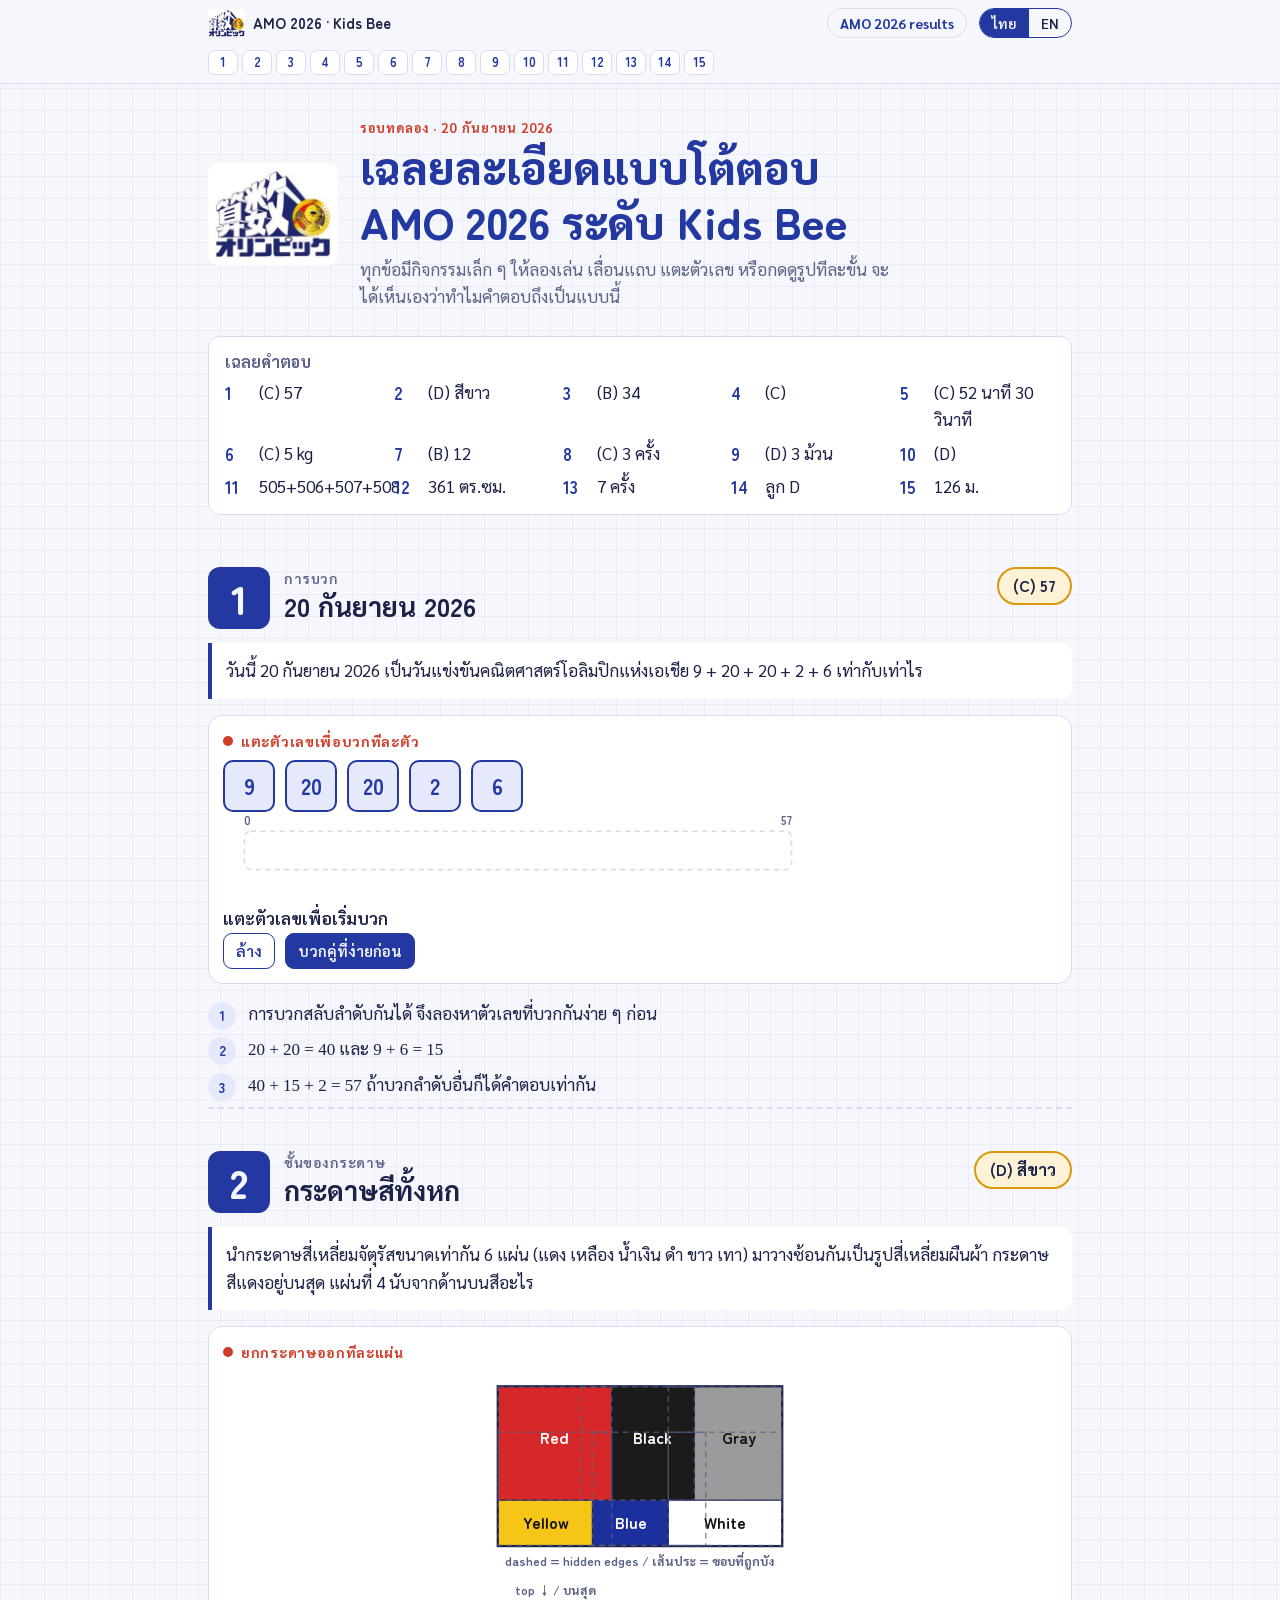
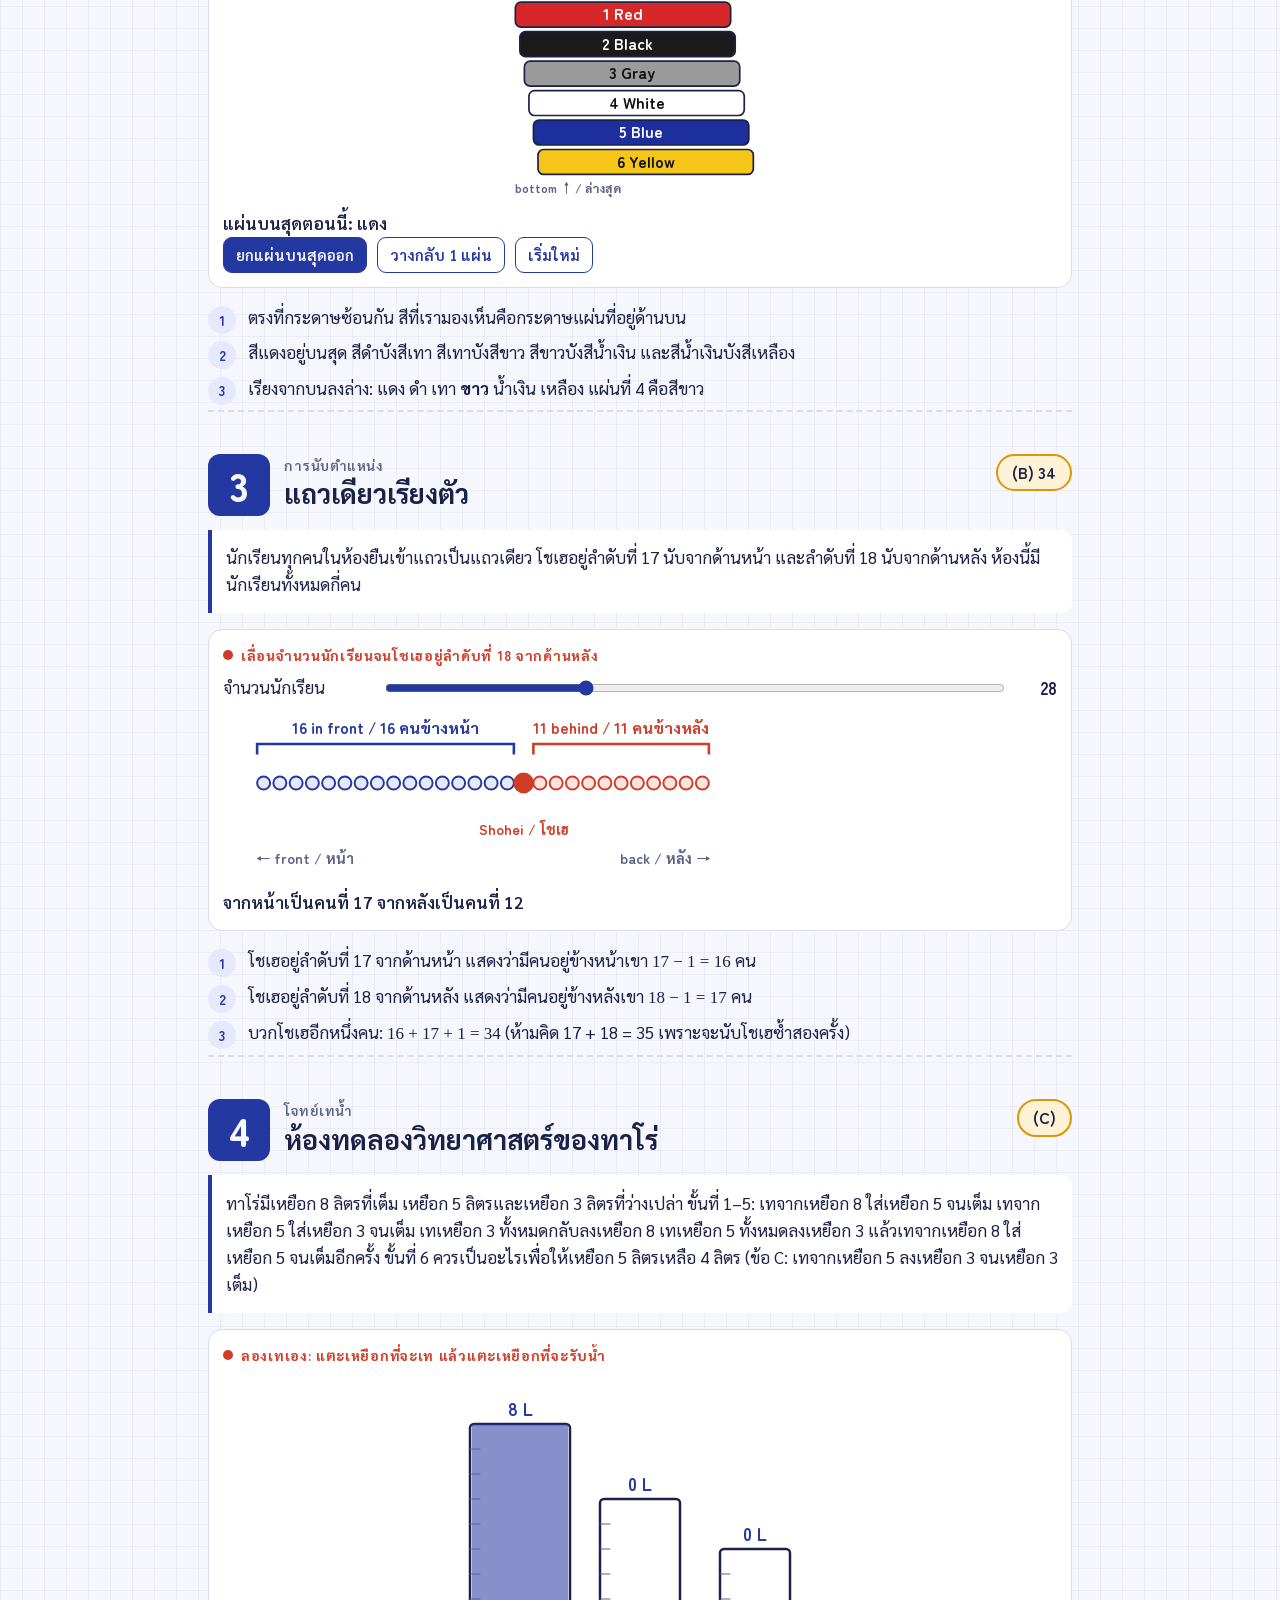
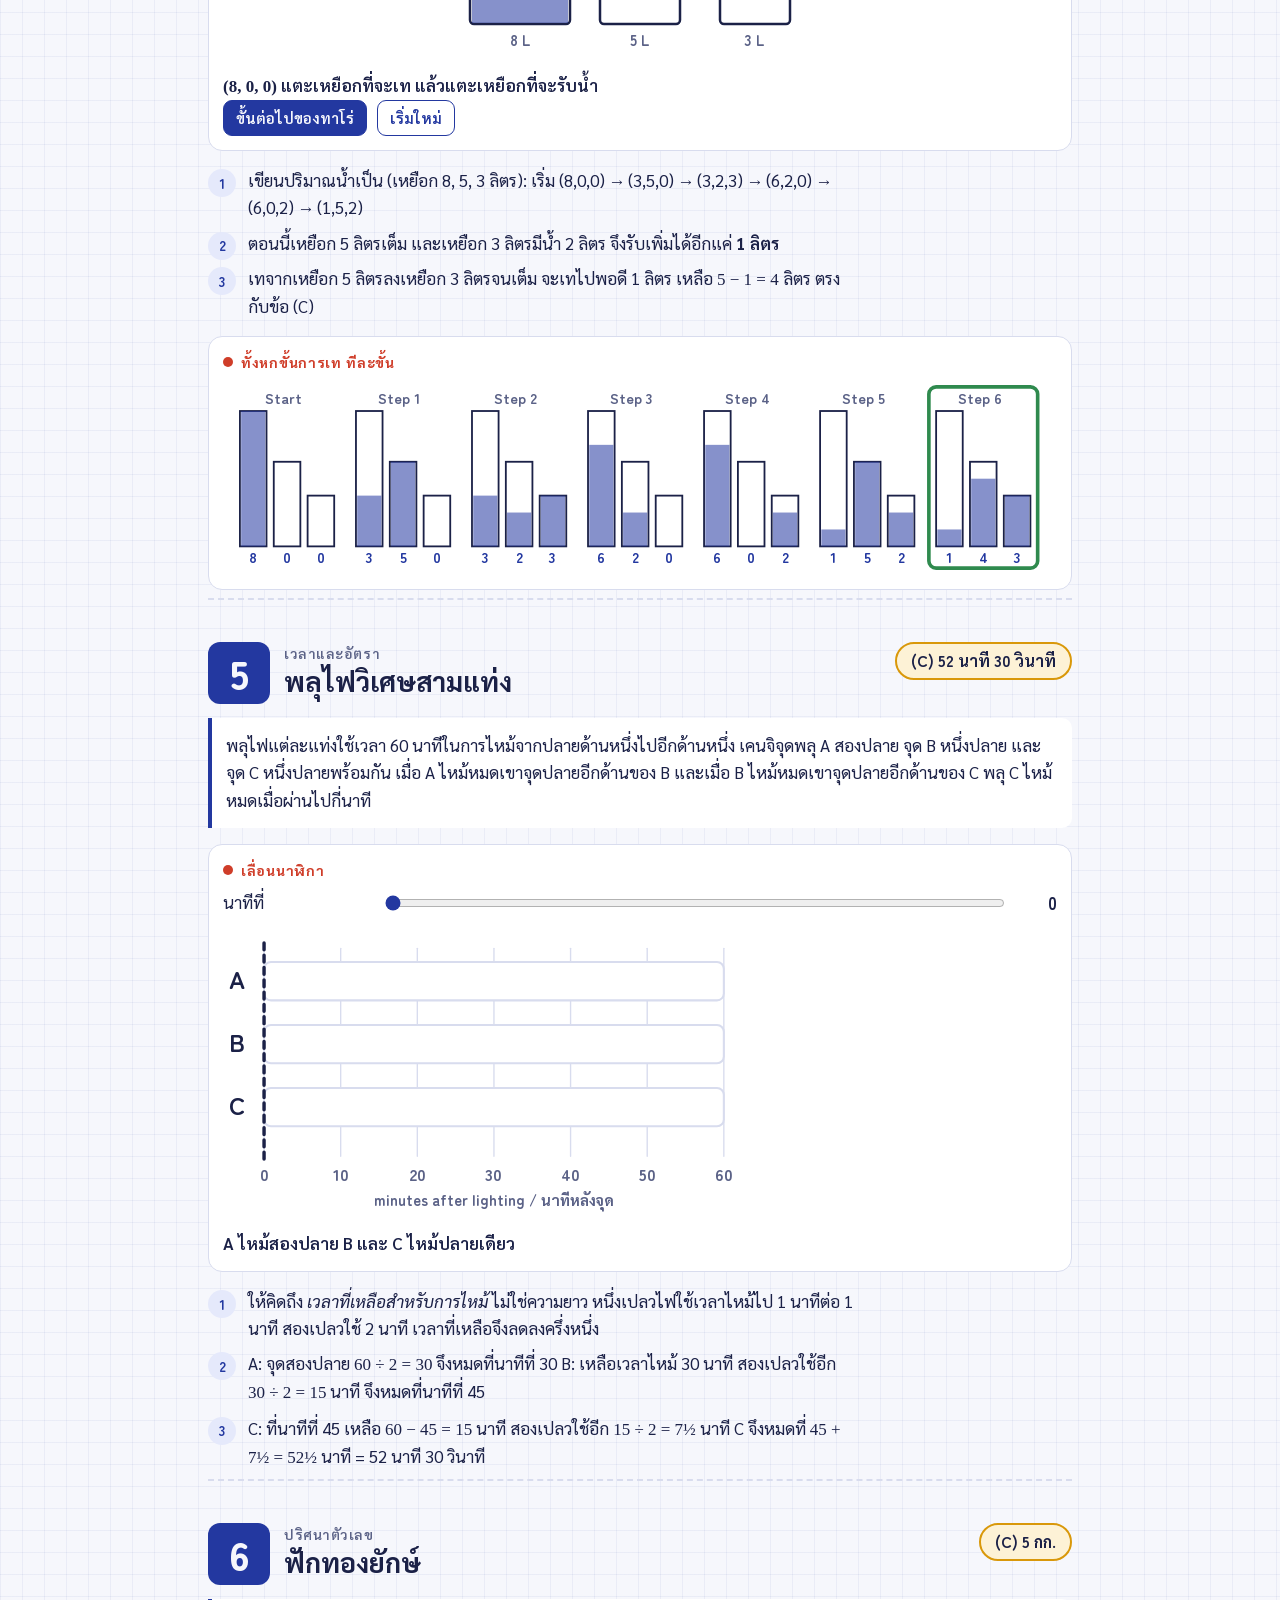
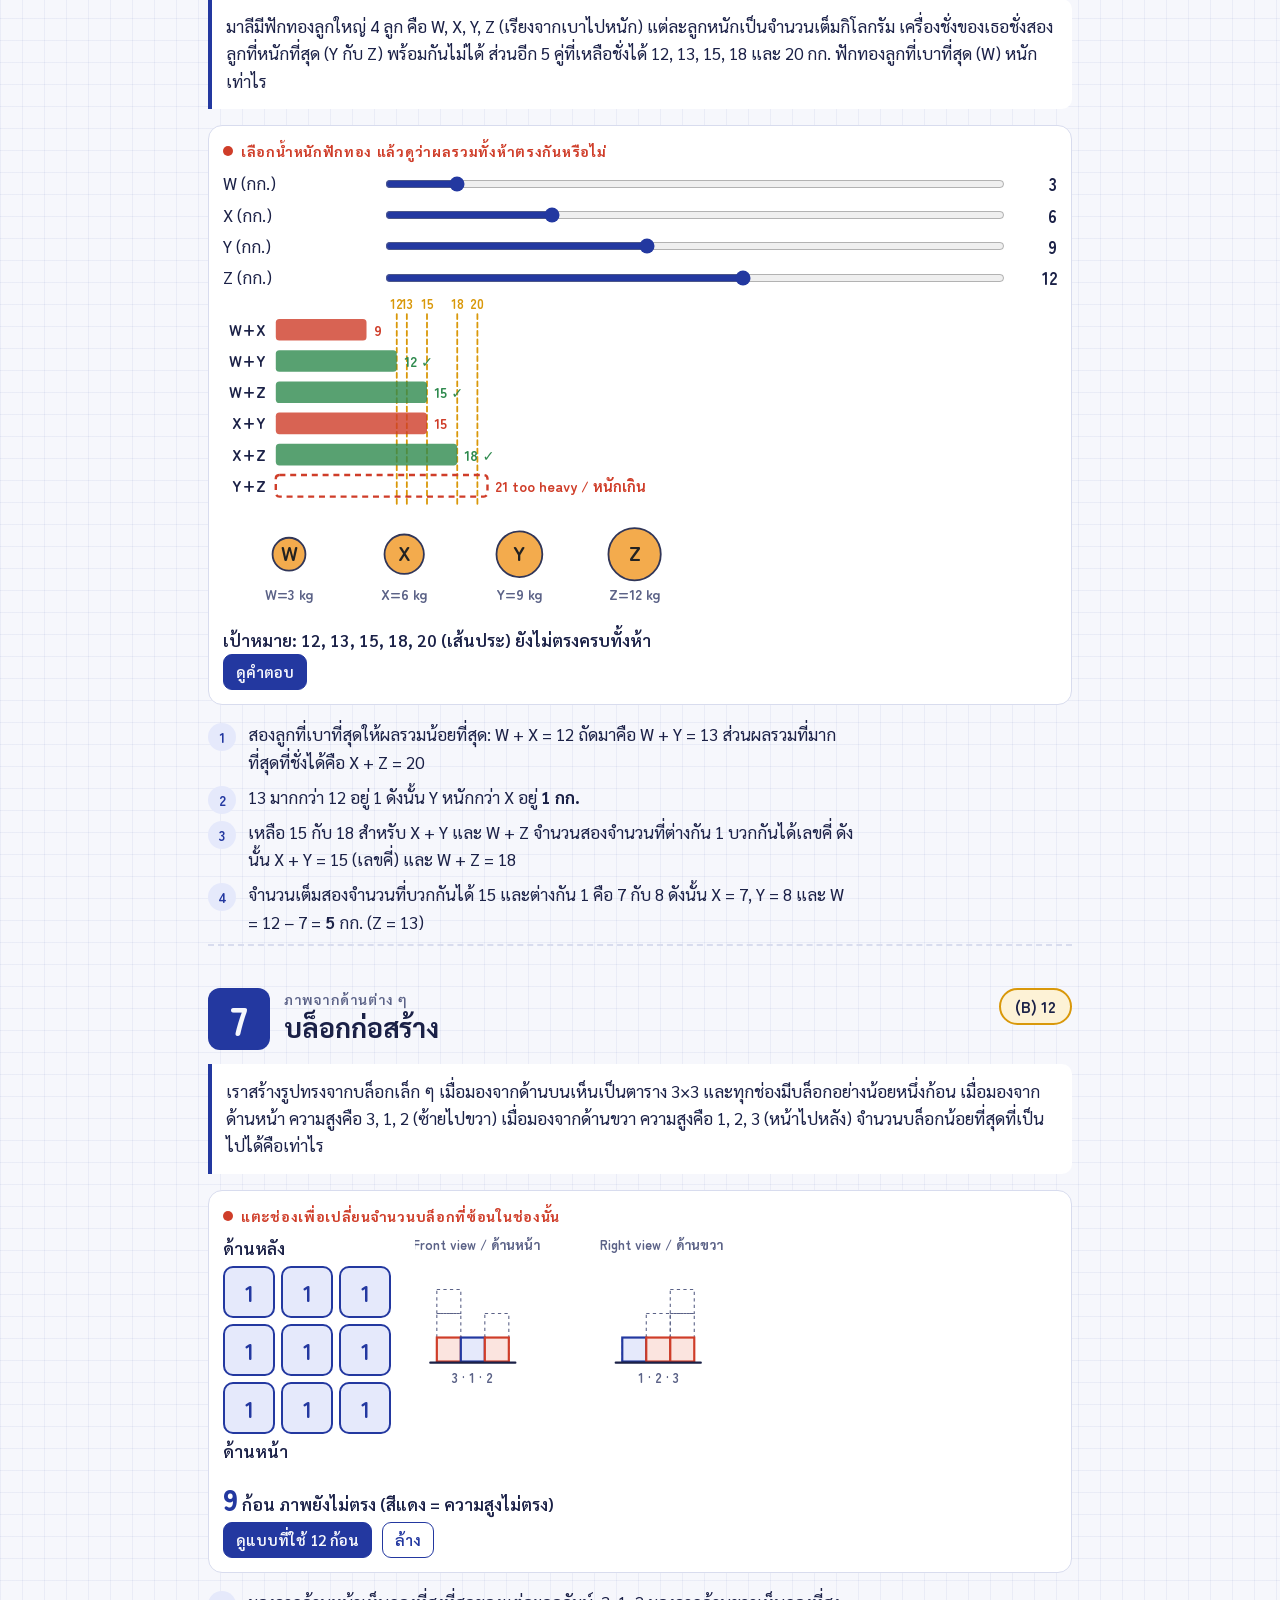
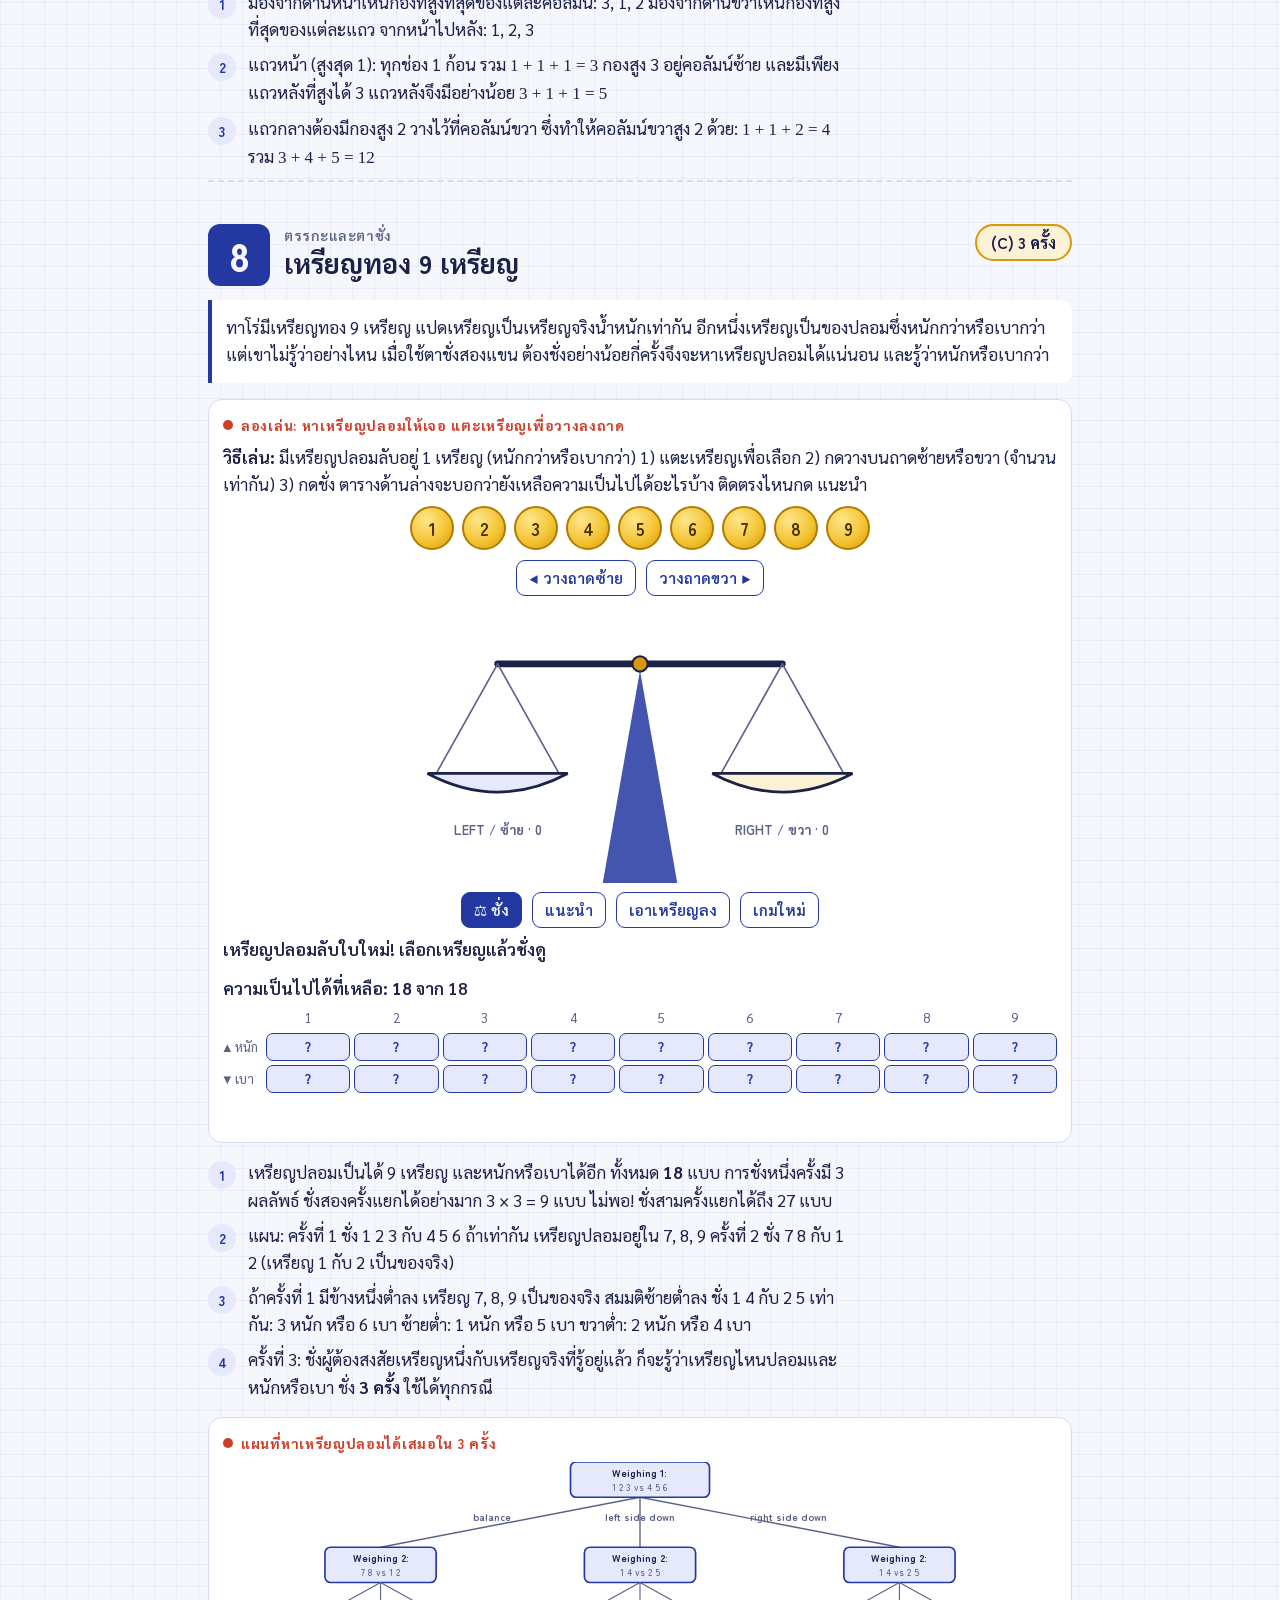
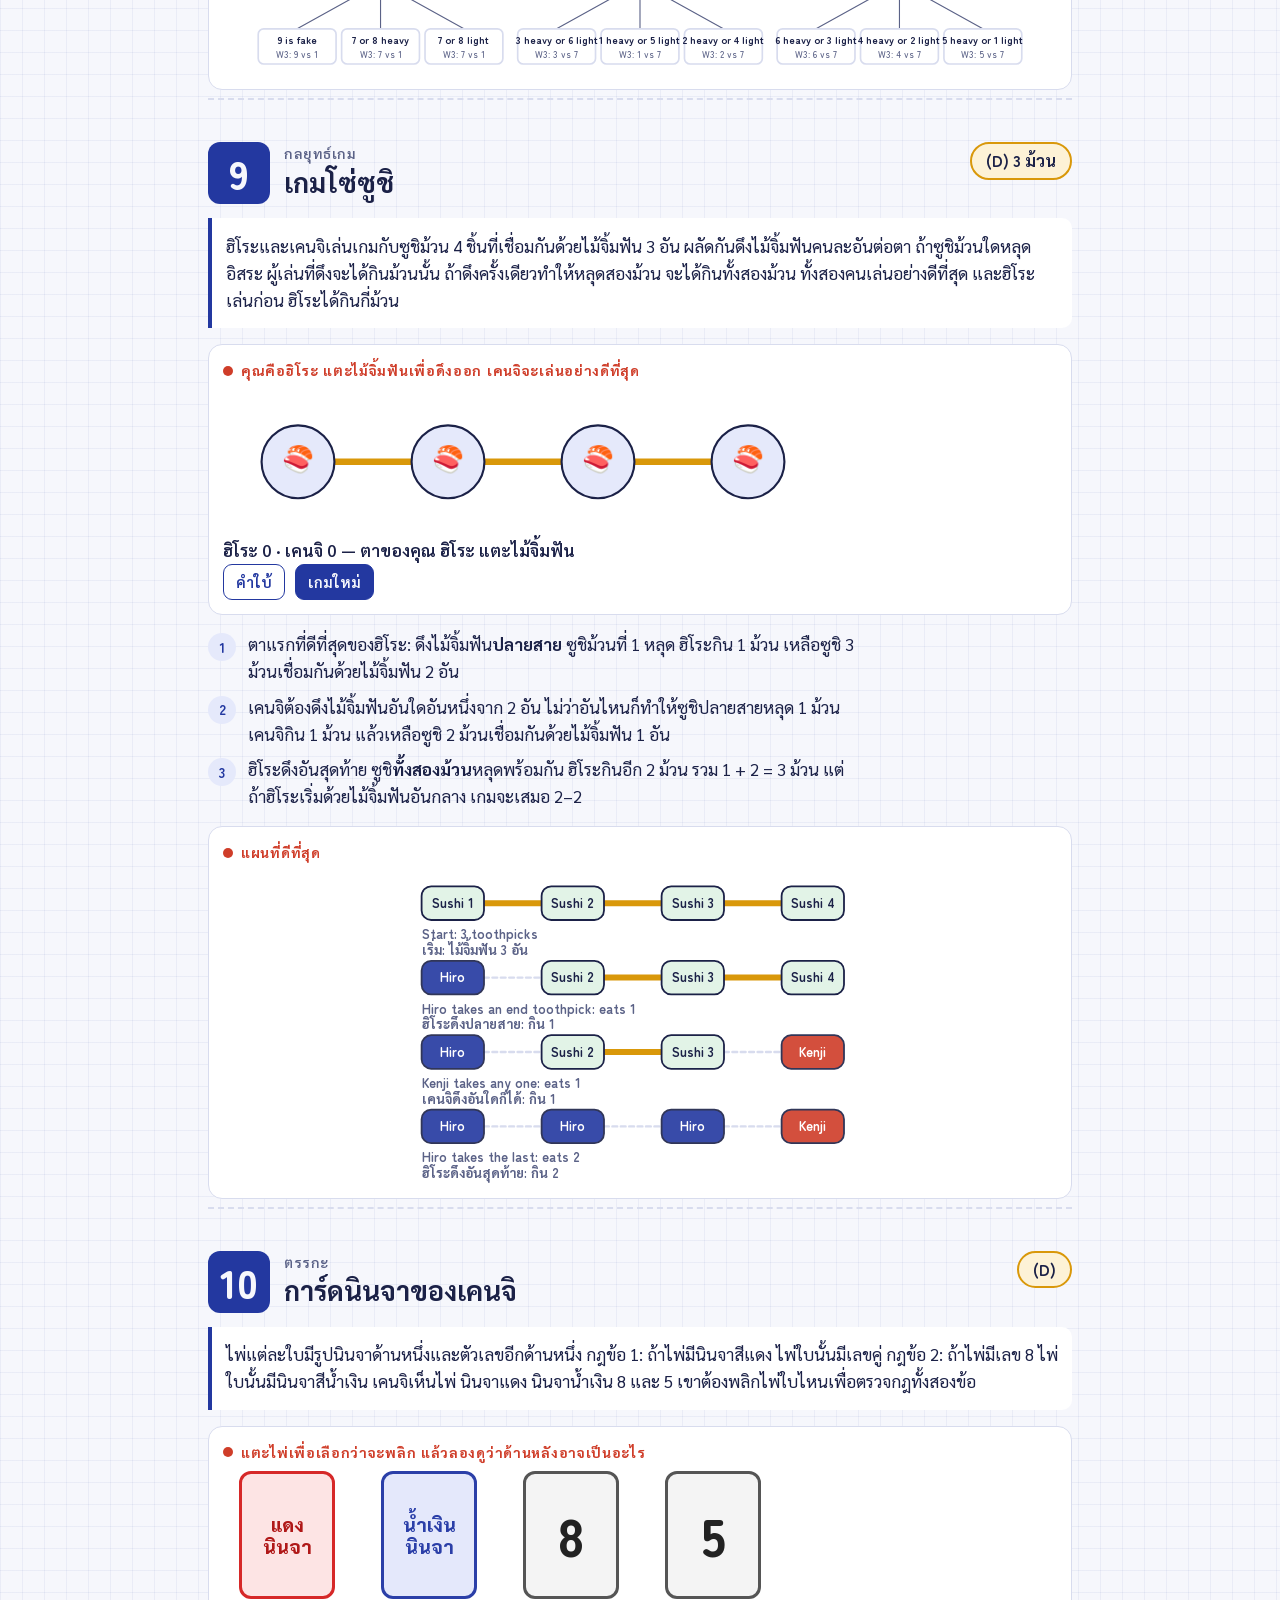
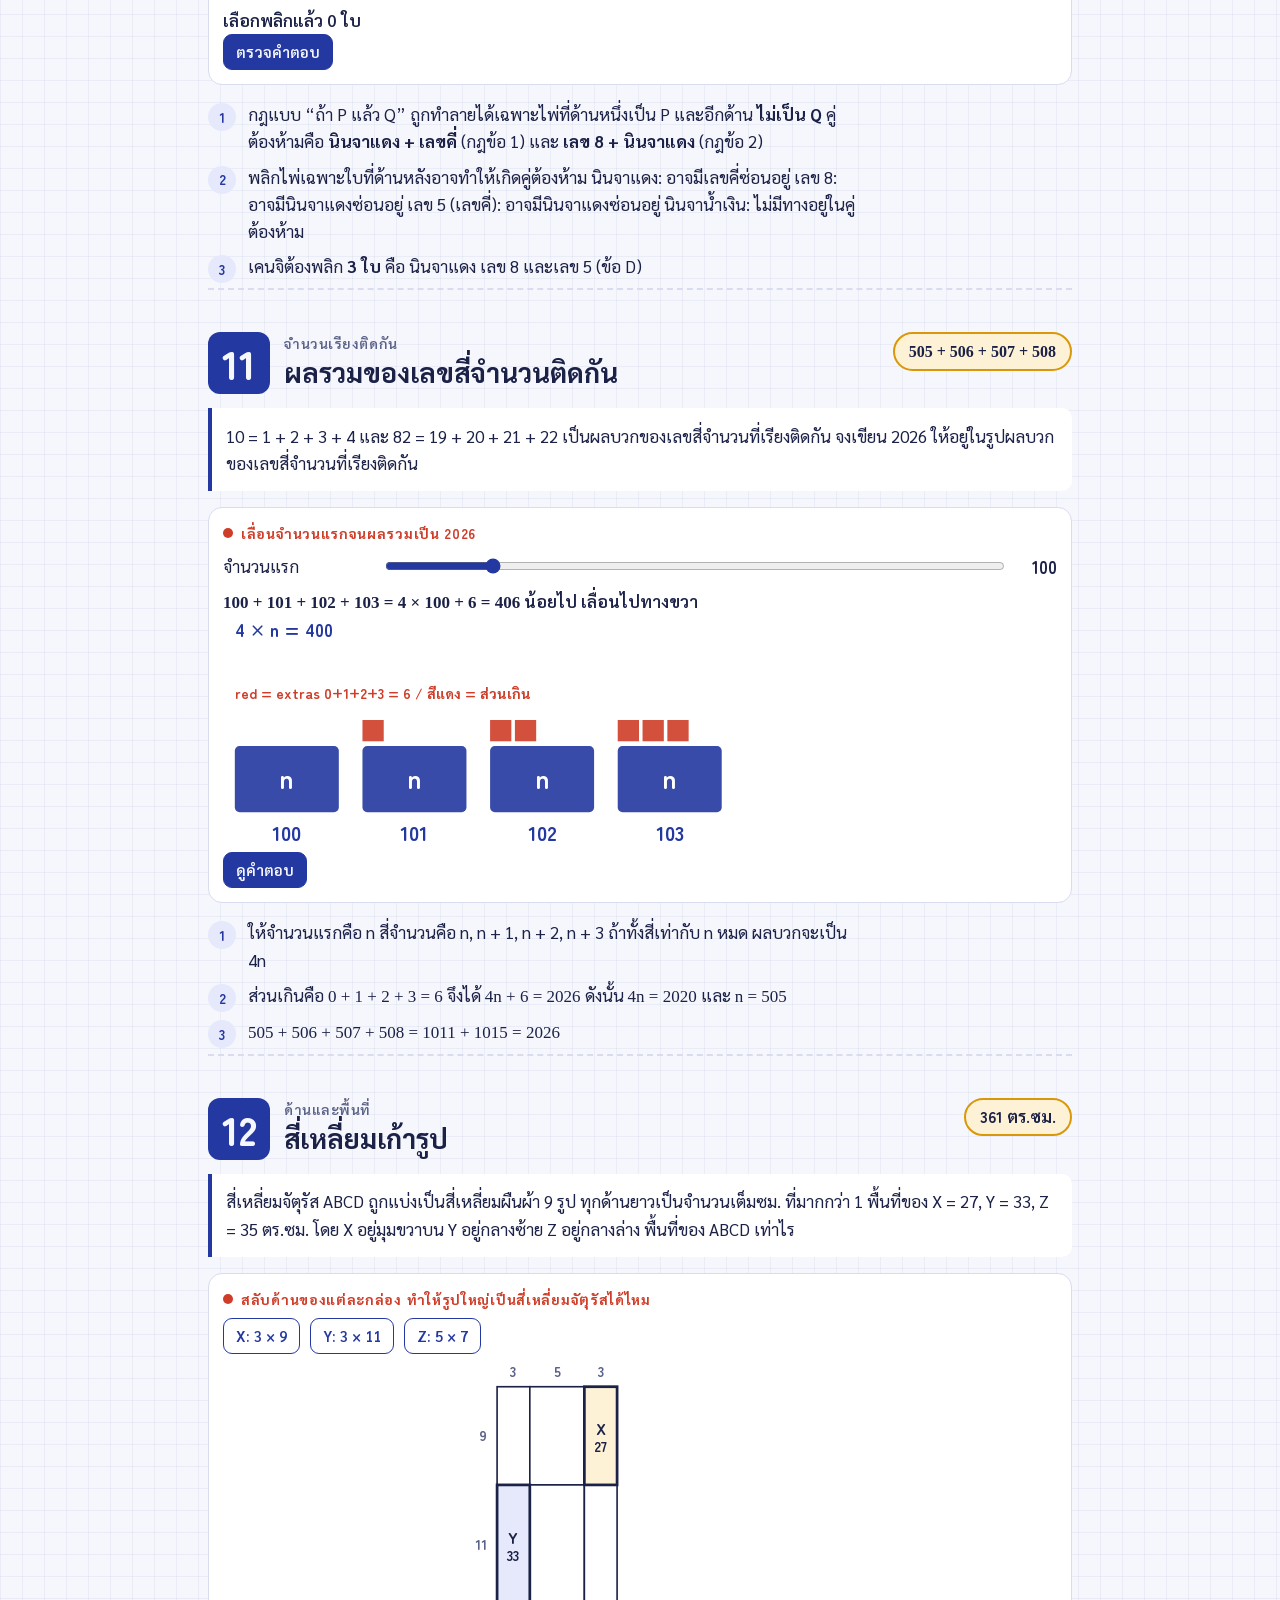
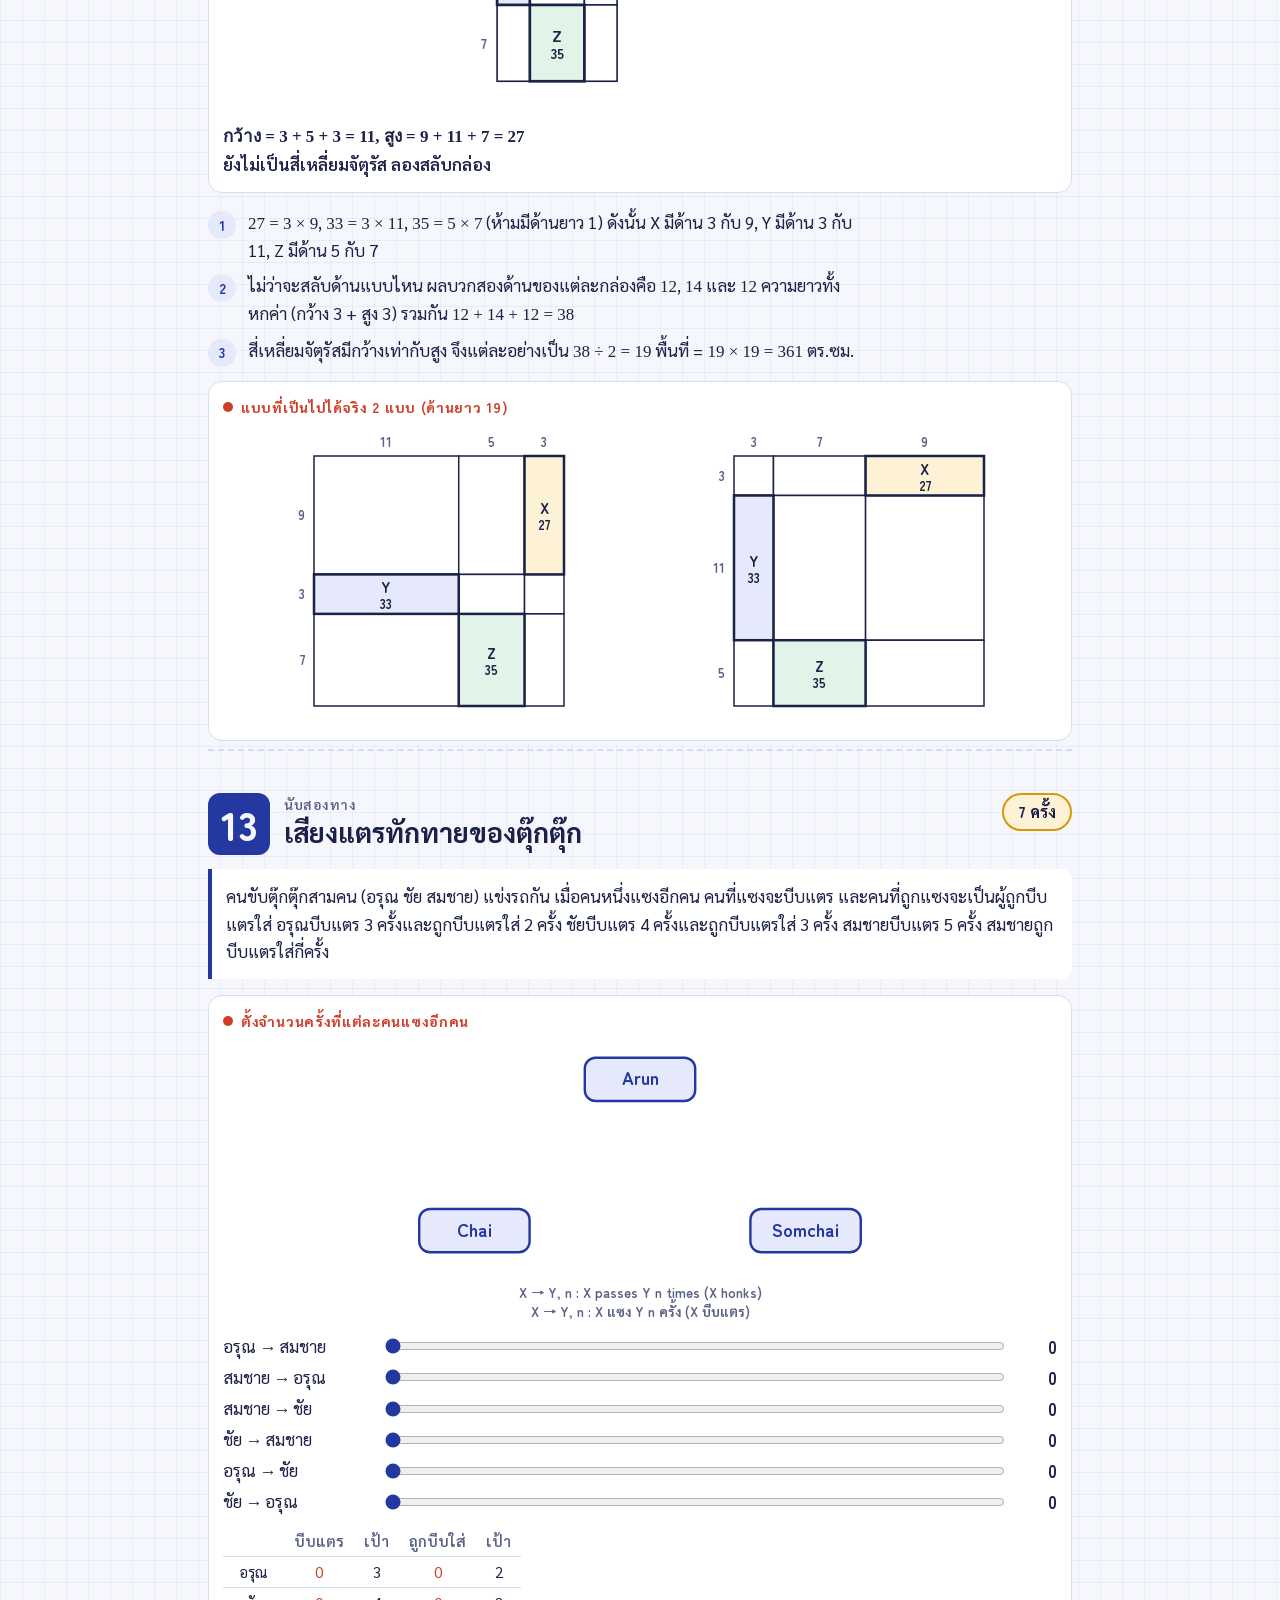
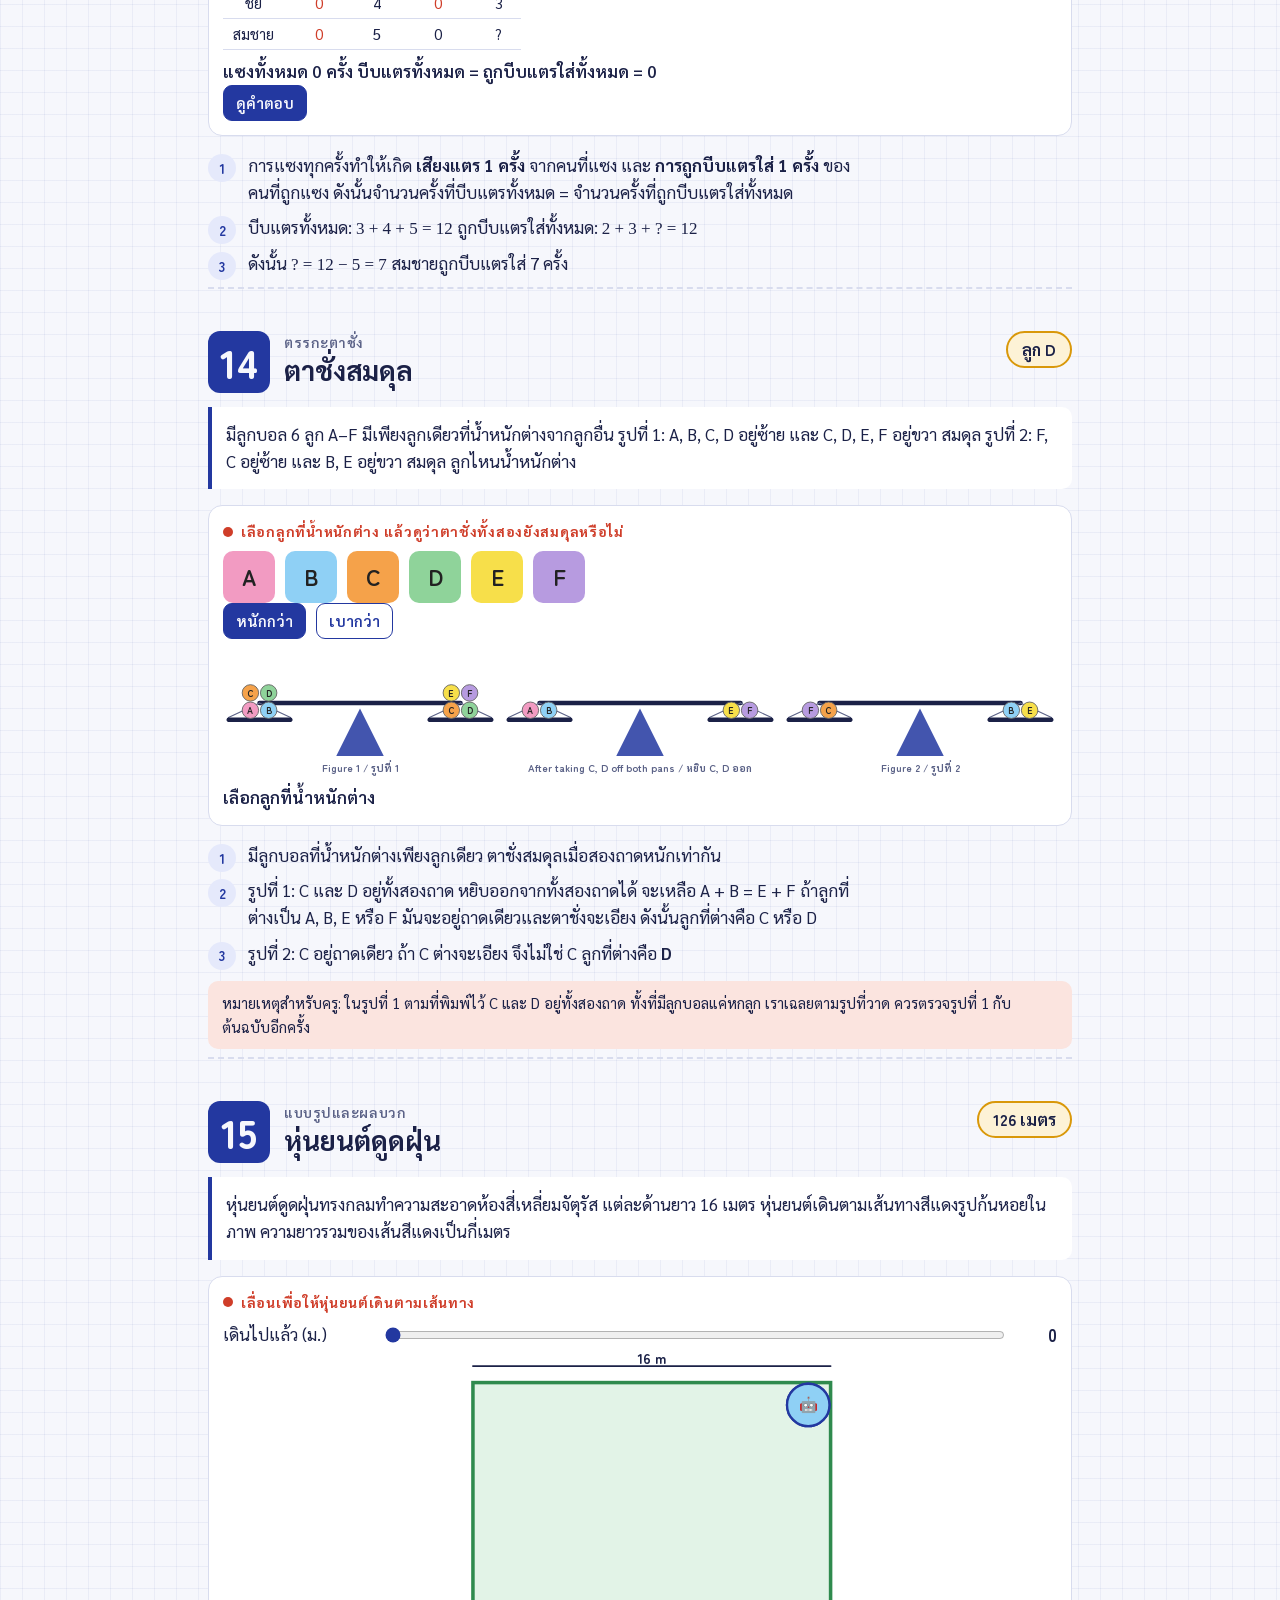
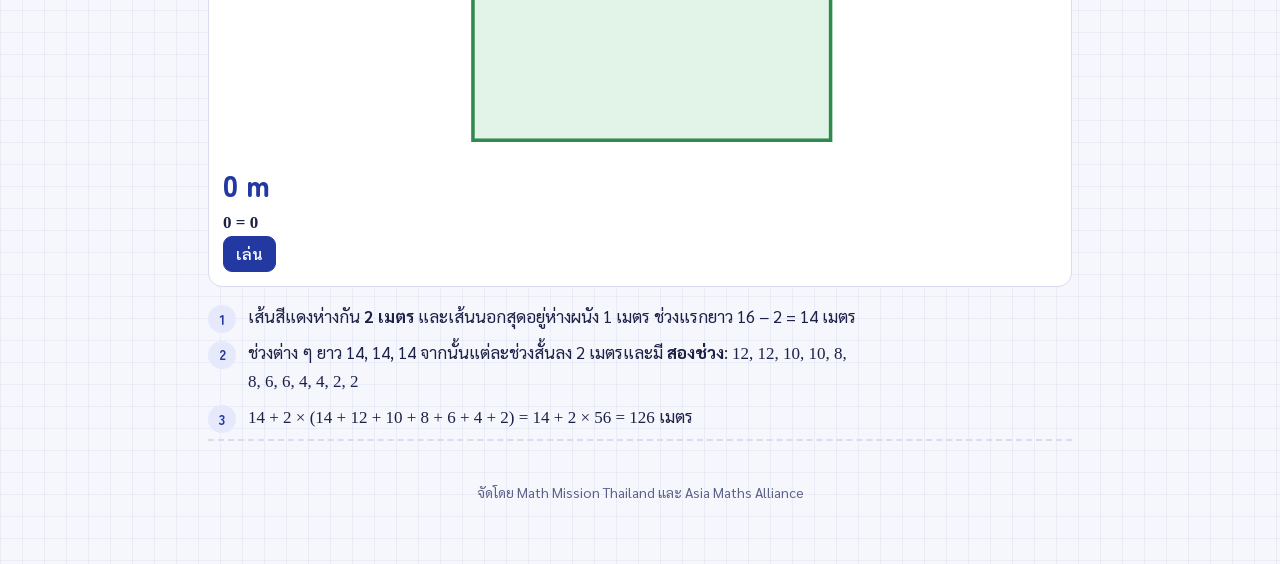
<file: amo-2026/kids-bee-solution/index.html>
<!doctype html><html><head><meta charset=utf8><meta name=viewport content="width=device-width,initial-scale=1,viewport-fit=cover"><style>:root{color-scheme:light;box-sizing:border-box;padding-top:env(safe-area-inset-top,0px);padding-bottom:env(safe-area-inset-bottom,0px)}html{scroll-padding-top:env(safe-area-inset-top,0px)}body{margin:0;padding:0;font:14px -apple-system,BlinkMacSystemFont,sans-serif;background:#fff;color:#000}img{max-width:100%}[hidden]:not([hidden=until-found i]){display:none!important}.back{font-weight:700;font-size:14px;color:var(--navy);text-decoration:none;border:1.5px solid var(--line);border-radius:999px;padding:3px 12px}.back:hover{border-color:var(--navy)}
</style></head><body>
<title>AMO 2026 Kids Bee Explained</title>
<link rel="preconnect" href="https://fonts.googleapis.com">
<link rel="stylesheet" href="https://fonts.googleapis.com/css2?family=Sarabun:ital,wght@0,400;0,600;0,700;1,400&family=Zen+Maru+Gothic:wght@500;700;900&display=swap">
<style>
/* Layout: graph-paper notebook page; sticky bar with language switch + question index; one card-free section per question (statement, live widget, worked steps). */
:root{
  --paper:#f6f7fc; --card:#ffffff; --ink:#1b2147; --muted:#5b6287; --line:#d8dcee;
  --navy:#2338a0; --navy-soft:#e5e9fb; --gold:#d9980a; --gold-soft:#fdf2d6; --red:#cf3d29; --red-soft:#fbe4df; --green:#2f8a4e; --green-soft:#e2f3e7;
  --grid:rgba(35,56,160,.055);
  --f-display:"Zen Maru Gothic","Sarabun",ui-rounded,system-ui,sans-serif;
  --f-body:"Sarabun",system-ui,-apple-system,"Segoe UI",sans-serif;
  --step:1rem;
}
@media (prefers-color-scheme: dark){:root:not([data-theme="light"]){
  --paper:#0f1329; --card:#161b38; --ink:#e7eafb; --muted:#9da5cc; --line:#2a3163;
  --navy:#93a5ff; --navy-soft:#222a5c; --gold:#f2bc3e; --gold-soft:#3a3016; --red:#ff7d64; --red-soft:#43221d; --green:#6fd093; --green-soft:#183625;
  --grid:rgba(147,165,255,.06); color-scheme:dark}}
:root[data-theme="dark"]{
  --paper:#0f1329; --card:#161b38; --ink:#e7eafb; --muted:#9da5cc; --line:#2a3163;
  --navy:#93a5ff; --navy-soft:#222a5c; --gold:#f2bc3e; --gold-soft:#3a3016; --red:#ff7d64; --red-soft:#43221d; --green:#6fd093; --green-soft:#183625;
  --grid:rgba(147,165,255,.06); color-scheme:dark}

*{box-sizing:border-box}
body{background:var(--paper);color:var(--ink);font-family:var(--f-body);font-size:17px;line-height:1.6;
  background-image:linear-gradient(var(--grid) 1px,transparent 1px),linear-gradient(90deg,var(--grid) 1px,transparent 1px);background-size:22px 22px;}
body[data-lang="en"] .th{display:none!important}
body[data-lang="th"] .en{display:none!important}
.wrap{max-width:900px;margin:0 auto;padding-inline:18px;padding-block:0 60px}
h1,h2,h3{font-family:var(--f-display);text-wrap:balance;line-height:1.25;margin:0}
button{font:inherit;color:inherit}
button:focus-visible,input:focus-visible{outline:3px solid var(--gold);outline-offset:2px}

/* top bar */
.bar{position:sticky;top:env(safe-area-inset-top,0px);z-index:10;background:color-mix(in srgb,var(--paper) 92%,transparent);backdrop-filter:blur(6px);border-bottom:1px solid var(--line)}
.bar-in{max-width:900px;margin:0 auto;padding:8px 18px;display:flex;gap:12px;align-items:center;flex-wrap:wrap}
.bar .name{font-family:var(--f-display);font-weight:700;font-size:15px;display:flex;align-items:center;gap:8px;margin-right:auto}
.bar .name img{height:28px;border-radius:4px}
.lang{display:flex;border:1.5px solid var(--navy);border-radius:999px;overflow:hidden}
.lang button{border:0;background:transparent;padding:3px 12px;font-weight:600;cursor:pointer;font-size:14px}
.lang button[aria-pressed="true"]{background:var(--navy);color:var(--paper)}
.qnav{display:flex;gap:4px;flex-wrap:wrap;width:100%}
.qnav a{font-family:var(--f-display);font-weight:700;font-size:13px;text-decoration:none;color:var(--navy);border:1.5px solid var(--line);border-radius:7px;min-width:30px;text-align:center;padding:1px 4px;background:var(--card)}
.qnav a:hover{border-color:var(--navy)}

/* hero */
.hero{display:grid;grid-template-columns:auto 1fr;gap:22px;align-items:center;padding-block:34px 18px}
.hero img{width:130px;max-width:100%;border-radius:10px;background:#fff;padding:6px}
.hero .eyebrow{font-weight:700;color:var(--red);letter-spacing:.08em;text-transform:uppercase;font-size:13px}
.hero h1{font-size:clamp(28px,5vw,44px);font-weight:900;color:var(--navy)}
.hero p{margin:.4em 0 0;color:var(--muted);max-width:60ch}
@media (max-width:560px){.hero{grid-template-columns:1fr}.hero img{width:96px}}

.key{background:var(--card);border:1.5px solid var(--line);border-radius:12px;padding:14px 16px;margin-block:8px 10px}
.key h2{font-size:16px;color:var(--muted);font-weight:700;margin-bottom:8px}
.keygrid{display:grid;grid-template-columns:repeat(auto-fill,minmax(150px,1fr));gap:6px 14px}
.keygrid a{display:flex;gap:8px;text-decoration:none;color:var(--ink);font-variant-numeric:tabular-nums}
.keygrid a b{font-family:var(--f-display);color:var(--navy);min-width:26px}

/* question */
section.q{padding-block:42px 8px;border-bottom:2px dashed var(--line);scroll-margin-top:96px}
.qhead{display:flex;gap:14px;align-items:flex-start;flex-wrap:wrap}
.qnum{font-family:var(--f-display);font-weight:900;font-size:40px;line-height:1;color:var(--paper);background:var(--navy);border-radius:12px;min-width:62px;height:62px;display:grid;place-items:center}
.qtitle{flex:1;min-width:0}
.qtitle h2{font-size:clamp(21px,3.2vw,27px);color:var(--ink)}
.qtitle .topic{color:var(--muted);font-size:14px;font-weight:600;letter-spacing:.04em;text-transform:uppercase}
.ans{font-family:var(--f-display);font-weight:700;background:var(--gold-soft);color:var(--ink);border:2px solid var(--gold);border-radius:999px;padding:4px 14px;font-size:16px;white-space:nowrap}
.stmt{margin-top:14px;background:var(--card);border-left:4px solid var(--navy);padding:10px 14px;border-radius:0 10px 10px 0}
.stmt p{margin:.25em 0}
.lab{background:var(--card);border:1.5px solid var(--line);border-radius:14px;padding:14px;margin-top:16px}
.lab .lt{font-family:var(--f-display);font-weight:700;color:var(--red);font-size:14px;letter-spacing:.05em;text-transform:uppercase;margin-bottom:8px;display:flex;gap:8px;align-items:center}
.lab .lt::before{content:"";width:10px;height:10px;border-radius:50%;background:var(--red)}
.steps{margin-top:16px;counter-reset:s;display:grid;gap:8px}
.steps>div{position:relative;padding-left:40px;max-width:72ch}
.steps>div::before{counter-increment:s;content:counter(s);position:absolute;left:0;top:2px;width:28px;height:28px;border-radius:50%;background:var(--navy-soft);color:var(--navy);font-family:var(--f-display);font-weight:700;display:grid;place-items:center;font-size:14px}
.steps>div.on::before{background:var(--navy);color:var(--paper)}
.steps>div.dim{opacity:.45}
.note{margin-top:14px;background:var(--red-soft);border-radius:10px;padding:10px 14px;font-size:15px}
.final{margin-top:12px;font-weight:700}
.box{border:2px solid var(--navy);border-radius:6px;padding:0 6px;font-family:var(--f-display)}
.m{font-family:"Cambria Math","STIX Two Math",Georgia,serif;font-style:normal;white-space:nowrap}
.mi{font-style:italic}
.steps .m,.status .m{white-space:normal;overflow-wrap:anywhere}

/* controls */
.row{display:flex;gap:10px;flex-wrap:wrap;align-items:center}
.btn{border:1.5px solid var(--navy);background:var(--card);color:var(--navy);border-radius:9px;padding:5px 12px;font-weight:600;cursor:pointer;font-size:15px}
.btn:hover{background:var(--navy-soft)}
.btn.pri{background:var(--navy);color:var(--paper)}
.tile{font-family:var(--f-display);font-weight:700;font-size:22px;min-width:52px;height:52px;border-radius:10px;border:2px solid var(--navy);background:var(--navy-soft);color:var(--navy);cursor:pointer;display:grid;place-items:center;padding:0 6px}
.tile[disabled]{opacity:.25;cursor:default}
.slot{min-width:52px;height:52px;border-radius:10px;border:2px dashed var(--muted);display:grid;place-items:center;font-family:var(--f-display);font-weight:700;font-size:22px;cursor:pointer;background:transparent}
.slot.full{border-style:solid;border-color:var(--gold);background:var(--gold-soft)}
.op{font-family:var(--f-display);font-size:24px;font-weight:700}
.big{font-family:var(--f-display);font-weight:900;font-size:30px;color:var(--navy);font-variant-numeric:tabular-nums}
.stat{display:grid;grid-template-columns:repeat(auto-fit,minmax(120px,1fr));gap:8px;margin-top:10px}
.stat>div{border:1.5px solid var(--line);border-radius:10px;padding:6px 10px}
.stat .k{font-size:13px;color:var(--muted)}
.stat .v{font-family:var(--f-display);font-weight:700;font-size:22px;font-variant-numeric:tabular-nums}
.ok{color:var(--green)} .bad{color:var(--red)}
.rng{display:grid;grid-template-columns:150px 1fr 44px;gap:10px;align-items:center;margin-block:4px}
.rng output{font-family:var(--f-display);font-weight:700;text-align:right;font-variant-numeric:tabular-nums}
input[type=range]{width:100%;accent-color:var(--navy)}
.svgbox{overflow-x:auto}
svg{display:block;max-width:100%;height:auto}
svg text{font-family:var(--f-display);fill:var(--ink)}
.status{margin-top:8px;font-weight:600;min-height:1.6em}
table.t{border-collapse:collapse;font-variant-numeric:tabular-nums;font-size:15px}
table.t th,table.t td{padding:3px 10px;border-bottom:1px solid var(--line);text-align:center}
table.t th{color:var(--muted);font-weight:600}
table.t tr.hl td{background:var(--gold-soft);font-weight:700}
.tblwrap{overflow-x:auto;margin-top:10px}
.foot{margin-top:40px;color:var(--muted);font-size:14px;text-align:center}
@media (prefers-reduced-motion:reduce){*{transition:none!important;animation:none!important}}
</style>

<div class="bar"><div class="bar-in">
  <div class="name"><img alt="AMO" src="[data-uri]"><span>AMO 2026 · Kids Bee</span></div>
  <a class="back" href="../">AMO 2026 results</a>
  <div class="lang" role="group" aria-label="Language">
    <button id="bt-th" aria-pressed="true">ไทย</button><button id="bt-en" aria-pressed="false">EN</button>
  </div>
  <nav class="qnav" id="qnav"></nav>
</div></div>

<div class="wrap">
<header class="hero">
  <img alt="AMO logo" src="[data-uri]">
  <div>
    <div class="eyebrow"><span class="en">Trial Round · 20 September 2026</span><span class="th">รอบทดลอง · 20 กันยายน 2026</span></div>
    <h1><span class="en">Asia Mathematics Olympics, Kids Bee: every problem explained</span><span class="th">เฉลยละเอียดแบบโต้ตอบ AMO 2026 ระดับ Kids Bee</span></h1>
    <p><span class="en">Each question has a small lab. Move the sliders, tap the tiles and step through the figures to see why the answer is right.</span><span class="th">ทุกข้อมีกิจกรรมเล็ก ๆ ให้ลองเล่น เลื่อนแถบ แตะตัวเลข หรือกดดูรูปทีละขั้น จะได้เห็นเองว่าทำไมคำตอบถึงเป็นแบบนี้</span></p>
  </div>
</header>

<div class="key"><h2><span class="en">Answer key</span><span class="th">เฉลยคำตอบ</span></h2><div class="keygrid" id="keygrid"></div></div>

<section class="q" id="q1">
 <div class="qhead"><div class="qnum">1</div><div class="qtitle"><div class="topic"><span class="en">Addition</span><span class="th">การบวก</span></div><h2><span class="en">September 20, 2026</span><span class="th">20 กันยายน 2026</span></h2></div><div class="ans"><span class="en">(C) 57</span><span class="th">(C) 57</span></div></div>
 <div class="stmt"><p class="en">Today, September 20, 2026, is the day of the Asia Math Olympics. What is 9 + 20 + 20 + 2 + 6 ?</p><p class="th">วันนี้ 20 กันยายน 2026 เป็นวันแข่งขันคณิตศาสตร์โอลิมปิกแห่งเอเชีย 9 + 20 + 20 + 2 + 6 เท่ากับเท่าไร</p></div>
 <div class="lab"><div class="lt"><span class="en">Tap the numbers to add them</span><span class="th">แตะตัวเลขเพื่อบวกทีละตัว</span></div>
<div class="row" id="q1tiles"></div><div class="svgbox"><svg id="q1svg" viewBox="0 0 600 80" style="max-width:640px"></svg></div><div class="status" id="q1out"></div><div class="row"><button class="btn" id="q1reset"><span class="en">Clear</span><span class="th">ล้าง</span></button><button class="btn pri" id="q1easy"><span class="en">Add the easy pairs first</span><span class="th">บวกคู่ที่ง่ายก่อน</span></button></div>
 </div>
 <div class="steps">
  <div><span class="en">Addition can be done in any order, so first look for numbers that are easy to add.</span><span class="th">การบวกสลับลำดับกันได้ จึงลองหาตัวเลขที่บวกกันง่าย ๆ ก่อน</span></div>
  <div><span class="en"><span class="m">20 + 20 = 40</span> and <span class="m">9 + 6 = 15</span>.</span><span class="th"><span class="m">20 + 20 = 40</span> และ <span class="m">9 + 6 = 15</span></span></div>
  <div><span class="en"><span class="m">40 + 15 + 2 = 57</span>. Any other order gives the same answer.</span><span class="th"><span class="m">40 + 15 + 2 = 57</span> ถ้าบวกลำดับอื่นก็ได้คำตอบเท่ากัน</span></div>
 </div>
</section>

<section class="q" id="q2">
 <div class="qhead"><div class="qnum">2</div><div class="qtitle"><div class="topic"><span class="en">Layers</span><span class="th">ชั้นของกระดาษ</span></div><h2><span class="en">Six colored papers</span><span class="th">กระดาษสีทั้งหก</span></h2></div><div class="ans"><span class="en">(D) white</span><span class="th">(D) สีขาว</span></div></div>
 <div class="stmt"><p class="en">Six square papers of the same size (red, yellow, blue, black, white, gray) are stacked to make one big rectangle. Red is on top. What color is the 4th paper from the top?</p><p class="th">นำกระดาษสี่เหลี่ยมจัตุรัสขนาดเท่ากัน 6 แผ่น (แดง เหลือง น้ำเงิน ดำ ขาว เทา) มาวางซ้อนกันเป็นรูปสี่เหลี่ยมผืนผ้า กระดาษสีแดงอยู่บนสุด แผ่นที่ 4 นับจากด้านบนสีอะไร</p></div>
 <div class="lab"><div class="lt"><span class="en">Lift the papers off one at a time</span><span class="th">ยกกระดาษออกทีละแผ่น</span></div>
<div class="svgbox"><svg id="q2svg" viewBox="0 0 300 380" style="max-width:340px;margin-inline:auto"></svg></div><div class="status" id="q2out"></div><div class="row"><button class="btn pri" id="q2lift"><span class="en">Lift the top paper</span><span class="th">ยกแผ่นบนสุดออก</span></button><button class="btn" id="q2back"><span class="en">Put one back</span><span class="th">วางกลับ 1 แผ่น</span></button><button class="btn" id="q2reset"><span class="en">Reset</span><span class="th">เริ่มใหม่</span></button></div>
 </div>
 <div class="steps">
  <div><span class="en">Where two papers overlap, the color you can see belongs to the paper on top.</span><span class="th">ตรงที่กระดาษซ้อนกัน สีที่เรามองเห็นคือกระดาษแผ่นที่อยู่ด้านบน</span></div>
  <div><span class="en">Red is on top. Black covers Gray, Gray covers White, White covers Blue, and Blue covers Yellow.</span><span class="th">สีแดงอยู่บนสุด สีดำบังสีเทา สีเทาบังสีขาว สีขาวบังสีน้ำเงิน และสีน้ำเงินบังสีเหลือง</span></div>
  <div><span class="en">From the top: Red, Black, Gray, <b>White</b>, Blue, Yellow. The 4th paper is white.</span><span class="th">เรียงจากบนลงล่าง: แดง ดำ เทา <b>ขาว</b> น้ำเงิน เหลือง แผ่นที่ 4 คือสีขาว</span></div>
 </div>
</section>

<section class="q" id="q3">
 <div class="qhead"><div class="qnum">3</div><div class="qtitle"><div class="topic"><span class="en">Counting positions</span><span class="th">การนับตำแหน่ง</span></div><h2><span class="en">A single vertical row</span><span class="th">แถวเดียวเรียงตัว</span></h2></div><div class="ans"><span class="en">(B) 34</span><span class="th">(B) 34</span></div></div>
 <div class="stmt"><p class="en">All the students in a class stand in one line. Shohei is the 17th from the front and the 18th from the back. How many students are there?</p><p class="th">นักเรียนทุกคนในห้องยืนเข้าแถวเป็นแถวเดียว โชเฮอยู่ลำดับที่ 17 นับจากด้านหน้า และลำดับที่ 18 นับจากด้านหลัง ห้องนี้มีนักเรียนทั้งหมดกี่คน</p></div>
 <div class="lab"><div class="lt"><span class="en">Change the class size until Shohei is 18th from the back</span><span class="th">เลื่อนจำนวนนักเรียนจนโชเฮอยู่ลำดับที่ 18 จากด้านหลัง</span></div>
<div class="rng"><label for="q3n"><span class="en">Students</span><span class="th">จำนวนนักเรียน</span></label><input type="range" id="q3n" min="20" max="45" step="1" value="28"><output id="q3no"></output></div><div class="svgbox"><svg id="q3svg" viewBox="0 0 400 135" style="max-width:520px"></svg></div><div class="status" id="q3out"></div>
 </div>
 <div class="steps">
  <div><span class="en">Shohei is 17th from the front, so <span class="m">17 − 1 = 16</span> students are in front of him.</span><span class="th">โชเฮอยู่ลำดับที่ 17 จากด้านหน้า แสดงว่ามีคนอยู่ข้างหน้าเขา <span class="m">17 − 1 = 16</span> คน</span></div>
  <div><span class="en">Shohei is 18th from the back, so <span class="m">18 − 1 = 17</span> students are behind him.</span><span class="th">โชเฮอยู่ลำดับที่ 18 จากด้านหลัง แสดงว่ามีคนอยู่ข้างหลังเขา <span class="m">18 − 1 = 17</span> คน</span></div>
  <div><span class="en">Add Shohei himself: <span class="m">16 + 17 + 1 = 34</span>. (Do not do 17 + 18 = 35. That counts Shohei twice.)</span><span class="th">บวกโชเฮอีกหนึ่งคน: <span class="m">16 + 17 + 1 = 34</span> (ห้ามคิด 17 + 18 = 35 เพราะจะนับโชเฮซ้ำสองครั้ง)</span></div>
 </div>
</section>

<section class="q" id="q4">
 <div class="qhead"><div class="qnum">4</div><div class="qtitle"><div class="topic"><span class="en">Pouring puzzle</span><span class="th">โจทย์เทน้ำ</span></div><h2><span class="en">Taro's science lab</span><span class="th">ห้องทดลองวิทยาศาสตร์ของทาโร่</span></h2></div><div class="ans"><span class="en">(C)</span><span class="th">(C)</span></div></div>
 <div class="stmt"><p class="en">Taro has a full 8 L jug, an empty 5 L jug and an empty 3 L jug. Steps 1–5: fill the 5 L jug from the 8 L jug; fill the 3 L jug from the 5 L jug; pour all of the 3 L jug back into the 8 L jug; pour all of the 5 L jug into the 3 L jug; fill the 5 L jug from the 8 L jug again. What should step 6 be so the 5 L jug ends with 4 L? (C) Pour from the 5 L jug into the 3 L jug until the 3 L jug is full.</p><p class="th">ทาโร่มีเหยือก 8 ลิตรที่เต็ม เหยือก 5 ลิตรและเหยือก 3 ลิตรที่ว่างเปล่า ขั้นที่ 1–5: เทจากเหยือก 8 ใส่เหยือก 5 จนเต็ม เทจากเหยือก 5 ใส่เหยือก 3 จนเต็ม เทเหยือก 3 ทั้งหมดกลับลงเหยือก 8 เทเหยือก 5 ทั้งหมดลงเหยือก 3 แล้วเทจากเหยือก 8 ใส่เหยือก 5 จนเต็มอีกครั้ง ขั้นที่ 6 ควรเป็นอะไรเพื่อให้เหยือก 5 ลิตรเหลือ 4 ลิตร (ข้อ C: เทจากเหยือก 5 ลงเหยือก 3 จนเหยือก 3 เต็ม)</p></div>
 <div class="lab"><div class="lt"><span class="en">Pour it yourself: tap a jug, then tap the jug to pour into</span><span class="th">ลองเทเอง: แตะเหยือกที่จะเท แล้วแตะเหยือกที่จะรับน้ำ</span></div>
<div class="svgbox"><svg id="q4svg" viewBox="0 0 380 290" style="max-width:380px;margin-inline:auto"></svg></div><div class="status" id="q4out"></div><div class="row"><button class="btn pri" id="q4next"><span class="en">Next step of Taro's plan</span><span class="th">ขั้นต่อไปของทาโร่</span></button><button class="btn" id="q4reset"><span class="en">Reset</span><span class="th">เริ่มใหม่</span></button></div>
 </div>
 <div class="steps">
  <div><span class="en">Write the jugs as (8 L, 5 L, 3 L): start (8,0,0) → (3,5,0) → (3,2,3) → (6,2,0) → (6,0,2) → (1,5,2).</span><span class="th">เขียนปริมาณน้ำเป็น (เหยือก 8, 5, 3 ลิตร): เริ่ม (8,0,0) → (3,5,0) → (3,2,3) → (6,2,0) → (6,0,2) → (1,5,2)</span></div>
  <div><span class="en">Now the 5 L jug is full and the 3 L jug holds 2 L, so it has room for only <b>1 more litre</b>.</span><span class="th">ตอนนี้เหยือก 5 ลิตรเต็ม และเหยือก 3 ลิตรมีน้ำ 2 ลิตร จึงรับเพิ่มได้อีกแค่ <b>1 ลิตร</b></span></div>
  <div><span class="en">Pour from the 5 L jug into the 3 L jug until it is full. Exactly 1 L moves, and <span class="m">5 − 1 = 4</span> L stays. That is option (C).</span><span class="th">เทจากเหยือก 5 ลิตรลงเหยือก 3 ลิตรจนเต็ม จะเทไปพอดี 1 ลิตร เหลือ <span class="m">5 − 1 = 4</span> ลิตร ตรงกับข้อ (C)</span></div>
 </div>
<div class="lab"><div class="lt"><span class="en">The six pourings, step by step</span><span class="th">ทั้งหกขั้นการเท ทีละขั้น</span></div><div class="svgbox"><svg id="q4strip" viewBox="0 0 690 160" style="min-width:640px"></svg></div></div>
</section>

<section class="q" id="q5">
 <div class="qhead"><div class="qnum">5</div><div class="qtitle"><div class="topic"><span class="en">Time and rates</span><span class="th">เวลาและอัตรา</span></div><h2><span class="en">Three magic sparklers</span><span class="th">พลุไฟวิเศษสามแท่ง</span></h2></div><div class="ans"><span class="en">(C) 52 min 30 s</span><span class="th">(C) 52 นาที 30 วินาที</span></div></div>
 <div class="stmt"><p class="en">Each sparkler burns for 60 minutes from one end to the other. Kenji lights both ends of A, one end of B and one end of C at the same time. When A burns out he lights the other end of B. When B burns out he lights the other end of C. When does C burn out?</p><p class="th">พลุไฟแต่ละแท่งใช้เวลา 60 นาทีในการไหม้จากปลายด้านหนึ่งไปอีกด้านหนึ่ง เคนจิจุดพลุ A สองปลาย จุด B หนึ่งปลาย และจุด C หนึ่งปลายพร้อมกัน เมื่อ A ไหม้หมดเขาจุดปลายอีกด้านของ B และเมื่อ B ไหม้หมดเขาจุดปลายอีกด้านของ C พลุ C ไหม้หมดเมื่อผ่านไปกี่นาที</p></div>
 <div class="lab"><div class="lt"><span class="en">Move the clock</span><span class="th">เลื่อนนาฬิกา</span></div>
<div class="rng"><label for="q5t"><span class="en">Minutes</span><span class="th">นาทีที่</span></label><input type="range" id="q5t" min="0" max="60" step="0.5" value="0"><output id="q5to"></output></div><div class="svgbox"><svg id="q5svg" viewBox="0 0 380 220" style="max-width:520px"></svg></div><div class="status" id="q5out"></div>
 </div>
 <div class="steps">
  <div><span class="en">Think about <i>burning time left</i>, not the length. One flame uses 1 minute of burning time per minute. Two flames use 2, so the time left is cut in half.</span><span class="th">ให้คิดถึง <i>เวลาที่เหลือสำหรับการไหม้</i> ไม่ใช่ความยาว หนึ่งเปลวไฟใช้เวลาไหม้ไป 1 นาทีต่อ 1 นาที สองเปลวใช้ 2 นาที เวลาที่เหลือจึงลดลงครึ่งหนึ่ง</span></div>
  <div><span class="en">A: both ends, <span class="m">60 ÷ 2 = 30</span>. A is out at 30 min. B: 30 min left; two flames finish it in <span class="m">30 ÷ 2 = 15</span> more, so B is out at 45 min.</span><span class="th">A: จุดสองปลาย <span class="m">60 ÷ 2 = 30</span> จึงหมดที่นาทีที่ 30 B: เหลือเวลาไหม้ 30 นาที สองเปลวใช้อีก <span class="m">30 ÷ 2 = 15</span> นาที จึงหมดที่นาทีที่ 45</span></div>
  <div><span class="en">C: at 45 min, <span class="m">60 − 45 = 15</span> min are left; two flames need <span class="m">15 ÷ 2 = 7½</span> more. C is out at <span class="m">45 + 7½ = 52½</span> min = 52 min 30 s.</span><span class="th">C: ที่นาทีที่ 45 เหลือ <span class="m">60 − 45 = 15</span> นาที สองเปลวใช้อีก <span class="m">15 ÷ 2 = 7½</span> นาที C จึงหมดที่ <span class="m">45 + 7½ = 52½</span> นาที = 52 นาที 30 วินาที</span></div>
 </div>
</section>

<section class="q" id="q6">
 <div class="qhead"><div class="qnum">6</div><div class="qtitle"><div class="topic"><span class="en">Number puzzle</span><span class="th">ปริศนาตัวเลข</span></div><h2><span class="en">The giant pumpkins</span><span class="th">ฟักทองยักษ์</span></h2></div><div class="ans"><span class="en">(C) 5 kg</span><span class="th">(C) 5 กก.</span></div></div>
 <div class="stmt"><p class="en">Mali has 4 big pumpkins W, X, Y, Z (lightest to heaviest), each a whole number of kg. Her scale cannot weigh the two heaviest (Y and Z) together. The other 5 pairs weigh 12, 13, 15, 18 and 20 kg. How much does the lightest pumpkin W weigh?</p><p class="th">มาลีมีฟักทองลูกใหญ่ 4 ลูก คือ W, X, Y, Z (เรียงจากเบาไปหนัก) แต่ละลูกหนักเป็นจำนวนเต็มกิโลกรัม เครื่องชั่งของเธอชั่งสองลูกที่หนักที่สุด (Y กับ Z) พร้อมกันไม่ได้ ส่วนอีก 5 คู่ที่เหลือชั่งได้ 12, 13, 15, 18 และ 20 กก. ฟักทองลูกที่เบาที่สุด (W) หนักเท่าไร</p></div>
 <div class="lab"><div class="lt"><span class="en">Choose the weights and see if the five sums match</span><span class="th">เลือกน้ำหนักฟักทอง แล้วดูว่าผลรวมทั้งห้าตรงกันหรือไม่</span></div>
<div class="rng"><label for="q6w"><span class="en">W (kg)</span><span class="th">W (กก.)</span></label><input type="range" id="q6w" min="1" max="20" step="1" value="3"><output id="q6wo"></output></div><div class="rng"><label for="q6x"><span class="en">X (kg)</span><span class="th">X (กก.)</span></label><input type="range" id="q6x" min="1" max="20" step="1" value="6"><output id="q6xo"></output></div><div class="rng"><label for="q6y"><span class="en">Y (kg)</span><span class="th">Y (กก.)</span></label><input type="range" id="q6y" min="1" max="20" step="1" value="9"><output id="q6yo"></output></div><div class="rng"><label for="q6z"><span class="en">Z (kg)</span><span class="th">Z (กก.)</span></label><input type="range" id="q6z" min="1" max="20" step="1" value="12"><output id="q6zo"></output></div><div class="svgbox"><svg id="q6fig" viewBox="0 0 400 270" style="max-width:480px"></svg></div><div class="status" id="q6out"></div><div class="row" id="q6chips"></div><div class="row"><button class="btn pri" id="q6solve"><span class="en">Show the answer</span><span class="th">ดูคำตอบ</span></button></div>
 </div>
 <div class="steps">
  <div><span class="en">The two lightest pumpkins make the smallest sum: W + X = 12. The next is W + Y = 13. The biggest sum she could weigh is X + Z = 20.</span><span class="th">สองลูกที่เบาที่สุดให้ผลรวมน้อยที่สุด: W + X = 12 ถัดมาคือ W + Y = 13 ส่วนผลรวมที่มากที่สุดที่ชั่งได้คือ X + Z = 20</span></div>
  <div><span class="en">13 is 1 more than 12, so Y is <b>1 kg heavier</b> than X.</span><span class="th">13 มากกว่า 12 อยู่ 1 ดังนั้น Y หนักกว่า X อยู่ <b>1 กก.</b></span></div>
  <div><span class="en">Left: 15 and 18 for X + Y and W + Z. Two numbers that differ by 1 add up to an odd number, so X + Y = 15 (odd) and W + Z = 18.</span><span class="th">เหลือ 15 กับ 18 สำหรับ X + Y และ W + Z จำนวนสองจำนวนที่ต่างกัน 1 บวกกันได้เลขคี่ ดังนั้น X + Y = 15 (เลขคี่) และ W + Z = 18</span></div>
  <div><span class="en">Two whole numbers that add to 15 and differ by 1: 7 and 8. So X = 7, Y = 8, and W = 12 − 7 = <b>5</b> kg. (Z = 13.)</span><span class="th">จำนวนเต็มสองจำนวนที่บวกกันได้ 15 และต่างกัน 1 คือ 7 กับ 8 ดังนั้น X = 7, Y = 8 และ W = 12 − 7 = <b>5</b> กก. (Z = 13)</span></div>
 </div>
</section>

<section class="q" id="q7">
 <div class="qhead"><div class="qnum">7</div><div class="qtitle"><div class="topic"><span class="en">Views of blocks</span><span class="th">ภาพจากด้านต่าง ๆ</span></div><h2><span class="en">Building blocks</span><span class="th">บล็อกก่อสร้าง</span></h2></div><div class="ans"><span class="en">(B) 12</span><span class="th">(B) 12</span></div></div>
 <div class="stmt"><p class="en">A shape is built from small blocks. From the top it looks like a 3×3 grid and every square has at least one block. From the front the heights are 3, 1, 2 (left to right). From the right the heights are 1, 2, 3 (front to back). What is the smallest possible number of blocks?</p><p class="th">เราสร้างรูปทรงจากบล็อกเล็ก ๆ เมื่อมองจากด้านบนเห็นเป็นตาราง 3×3 และทุกช่องมีบล็อกอย่างน้อยหนึ่งก้อน เมื่อมองจากด้านหน้า ความสูงคือ 3, 1, 2 (ซ้ายไปขวา) เมื่อมองจากด้านขวา ความสูงคือ 1, 2, 3 (หน้าไปหลัง) จำนวนบล็อกน้อยที่สุดที่เป็นไปได้คือเท่าไร</p></div>
 <div class="lab"><div class="lt"><span class="en">Tap a square to change how many blocks are stacked there</span><span class="th">แตะช่องเพื่อเปลี่ยนจำนวนบล็อกที่ซ้อนในช่องนั้น</span></div>
<div class="row" style="gap:24px;align-items:flex-start"><div><div class="status" style="margin:0 0 4px"><span class="en">BACK</span><span class="th">ด้านหลัง</span></div><div id="q7grid" style="display:grid;gap:6px"></div><div class="status" style="margin:4px 0 0"><span class="en">FRONT</span><span class="th">ด้านหน้า</span></div></div><div class="svgbox" style="flex:1;min-width:260px"><svg id="q7svg" viewBox="0 0 330 150" style="max-width:360px"></svg></div></div><div class="status" id="q7out"></div><div class="row"><button class="btn pri" id="q7solve"><span class="en">Show a 12-block answer</span><span class="th">ดูแบบที่ใช้ 12 ก้อน</span></button><button class="btn" id="q7reset"><span class="en">Clear</span><span class="th">ล้าง</span></button></div>
 </div>
 <div class="steps">
  <div><span class="en">From the front we see the tallest stack in each column: 3, 1, 2. From the right we see the tallest stack in each row, front to back: 1, 2, 3.</span><span class="th">มองจากด้านหน้าเห็นกองที่สูงที่สุดของแต่ละคอลัมน์: 3, 1, 2 มองจากด้านขวาเห็นกองที่สูงที่สุดของแต่ละแถว จากหน้าไปหลัง: 1, 2, 3</span></div>
  <div><span class="en">Front row (tallest 1): all 1, so <span class="m">1 + 1 + 1 = 3</span>. The 3-stack is in the left column, and only the back row can have a 3: back row at least <span class="m">3 + 1 + 1 = 5</span>.</span><span class="th">แถวหน้า (สูงสุด 1): ทุกช่อง 1 ก้อน รวม <span class="m">1 + 1 + 1 = 3</span> กองสูง 3 อยู่คอลัมน์ซ้าย และมีเพียงแถวหลังที่สูงได้ 3 แถวหลังจึงมีอย่างน้อย <span class="m">3 + 1 + 1 = 5</span></span></div>
  <div><span class="en">The middle row needs a stack of 2. Put it in the right column, which also gives that column height 2: <span class="m">1 + 1 + 2 = 4</span>. Total <span class="m">3 + 4 + 5 = 12</span>.</span><span class="th">แถวกลางต้องมีกองสูง 2 วางไว้ที่คอลัมน์ขวา ซึ่งทำให้คอลัมน์ขวาสูง 2 ด้วย: <span class="m">1 + 1 + 2 = 4</span> รวม <span class="m">3 + 4 + 5 = 12</span></span></div>
 </div>
</section>

<section class="q" id="q8">
 <div class="qhead"><div class="qnum">8</div><div class="qtitle"><div class="topic"><span class="en">Logic and balance</span><span class="th">ตรรกะและตาชั่ง</span></div><h2><span class="en">The 9 gold coins</span><span class="th">เหรียญทอง 9 เหรียญ</span></h2></div><div class="ans"><span class="en">(C) 3 times</span><span class="th">(C) 3 ครั้ง</span></div></div>
 <div class="stmt"><p class="en">Taro has 9 gold coins. Eight are real and weigh the same. One is fake and is heavier or lighter, but he does not know which. With a balance scale, what is the fewest number of weighings that is sure to find the fake coin and tell if it is heavier or lighter?</p><p class="th">ทาโร่มีเหรียญทอง 9 เหรียญ แปดเหรียญเป็นเหรียญจริงน้ำหนักเท่ากัน อีกหนึ่งเหรียญเป็นของปลอมซึ่งหนักกว่าหรือเบากว่า แต่เขาไม่รู้ว่าอย่างไหน เมื่อใช้ตาชั่งสองแขน ต้องชั่งอย่างน้อยกี่ครั้งจึงจะหาเหรียญปลอมได้แน่นอน และรู้ว่าหนักหรือเบากว่า</p></div>
 <div class="lab"><div class="lt"><span class="en">Play: find the fake coin. Tap coins to put them on a pan.</span><span class="th">ลองเล่น: หาเหรียญปลอมให้เจอ แตะเหรียญเพื่อวางลงถาด</span></div>
<div class="status" style="margin:0 0 8px;font-weight:400"><span class="en"><b>How to play:</b> a secret coin is fake (heavier or lighter). 1) Tap coins to select them. 2) Put them on the LEFT or RIGHT pan (same number on each side). 3) Press Weigh. The table below shows which possibilities are still alive. Stuck? Press Suggest.</span><span class="th"><b>วิธีเล่น:</b> มีเหรียญปลอมลับอยู่ 1 เหรียญ (หนักกว่าหรือเบากว่า) 1) แตะเหรียญเพื่อเลือก 2) กดวางบนถาดซ้ายหรือขวา (จำนวนเท่ากัน) 3) กดชั่ง ตารางด้านล่างจะบอกว่ายังเหลือความเป็นไปได้อะไรบ้าง ติดตรงไหนกด แนะนำ</span></div><div class="row" id="q8coins" style="gap:8px;justify-content:center"></div><div class="row" style="justify-content:center;margin-top:10px"><button class="btn" id="q8putL"><span class="en">◀ Put on LEFT</span><span class="th">◀ วางถาดซ้าย</span></button><button class="btn" id="q8putR"><span class="en">Put on RIGHT ▶</span><span class="th">วางถาดขวา ▶</span></button></div><div class="svgbox"><svg id="q8svg" viewBox="0 0 420 270" style="max-width:460px;margin-inline:auto"></svg></div><div class="row" style="justify-content:center"><button class="btn pri" id="q8weigh"><span class="en">⚖ Weigh</span><span class="th">⚖ ชั่ง</span></button><button class="btn" id="q8sug"><span class="en">Suggest</span><span class="th">แนะนำ</span></button><button class="btn" id="q8clear"><span class="en">Clear pans</span><span class="th">เอาเหรียญลง</span></button><button class="btn" id="q8new"><span class="en">New game</span><span class="th">เกมใหม่</span></button></div><div class="status" id="q8out"></div><div class="status" id="q8cnt" style="margin-top:12px"></div><div id="q8cand"></div><div class="status" id="q8log" style="font-weight:400"></div>
 </div>
 <div class="steps">
  <div><span class="en">Any of 9 coins could be fake, heavy or light: <b>18</b> possibilities. One weighing has only 3 results, so two weighings tell apart at most 3 × 3 = 9. Not enough! Three weighings can give 27.</span><span class="th">เหรียญปลอมเป็นได้ 9 เหรียญ และหนักหรือเบาได้อีก ทั้งหมด <b>18</b> แบบ การชั่งหนึ่งครั้งมี 3 ผลลัพธ์ ชั่งสองครั้งแยกได้อย่างมาก 3 × 3 = 9 แบบ ไม่พอ! ชั่งสามครั้งแยกได้ถึง 27 แบบ</span></div>
  <div><span class="en">Plan: Weigh 1: 1 2 3 against 4 5 6. If balanced, the fake is 7, 8 or 9: weigh 7 8 against 1 2 (coins 1, 2 are real).</span><span class="th">แผน: ครั้งที่ 1 ชั่ง 1 2 3 กับ 4 5 6 ถ้าเท่ากัน เหรียญปลอมอยู่ใน 7, 8, 9 ครั้งที่ 2 ชั่ง 7 8 กับ 1 2 (เหรียญ 1 กับ 2 เป็นของจริง)</span></div>
  <div><span class="en">If one side goes down in Weigh 1, coins 7, 8, 9 are real. Say the left goes down: weigh 1 4 against 2 5. Balanced: 3 heavy or 6 light. Left down: 1 heavy or 5 light. Right down: 2 heavy or 4 light.</span><span class="th">ถ้าครั้งที่ 1 มีข้างหนึ่งต่ำลง เหรียญ 7, 8, 9 เป็นของจริง สมมติซ้ายต่ำลง ชั่ง 1 4 กับ 2 5 เท่ากัน: 3 หนัก หรือ 6 เบา ซ้ายต่ำ: 1 หนัก หรือ 5 เบา ขวาต่ำ: 2 หนัก หรือ 4 เบา</span></div>
  <div><span class="en">Weigh 3: put one suspect against a coin known to be real. Now you know the fake and whether it is heavy or light. <b>3 weighings</b> always work.</span><span class="th">ครั้งที่ 3: ชั่งผู้ต้องสงสัยเหรียญหนึ่งกับเหรียญจริงที่รู้อยู่แล้ว ก็จะรู้ว่าเหรียญไหนปลอมและหนักหรือเบา ชั่ง <b>3 ครั้ง</b> ใช้ได้ทุกกรณี</span></div>
 </div>
<div class="lab"><div class="lt"><span class="en">A plan that always finds the fake coin in 3 weighings</span><span class="th">แผนที่หาเหรียญปลอมได้เสมอใน 3 ครั้ง</span></div><div class="svgbox"><svg id="q8tree" viewBox="0 0 900 230" style="min-width:760px"></svg></div></div>
</section>

<section class="q" id="q9">
 <div class="qhead"><div class="qnum">9</div><div class="qtitle"><div class="topic"><span class="en">Game strategy</span><span class="th">กลยุทธ์เกม</span></div><h2><span class="en">The sushi chain game</span><span class="th">เกมโซ่ซูชิ</span></h2></div><div class="ans"><span class="en">(D) 3 rolls</span><span class="th">(D) 3 ม้วน</span></div></div>
 <div class="stmt"><p class="en">Hiro and Kenji play with 4 sushi rolls joined by 3 toothpicks. They take turns removing one toothpick. When a roll is completely free, the player who made that move eats it. If one move frees two rolls, that player eats both. Both play their best and Hiro goes first. How many rolls does Hiro eat?</p><p class="th">ฮิโระและเคนจิเล่นเกมกับซูชิม้วน 4 ชิ้นที่เชื่อมกันด้วยไม้จิ้มฟัน 3 อัน ผลัดกันดึงไม้จิ้มฟันคนละอันต่อตา ถ้าซูชิม้วนใดหลุดอิสระ ผู้เล่นที่ดึงจะได้กินม้วนนั้น ถ้าดึงครั้งเดียวทำให้หลุดสองม้วน จะได้กินทั้งสองม้วน ทั้งสองคนเล่นอย่างดีที่สุด และฮิโระเล่นก่อน ฮิโระได้กินกี่ม้วน</p></div>
 <div class="lab"><div class="lt"><span class="en">You are Hiro. Tap a toothpick to remove it. Kenji plays his best.</span><span class="th">คุณคือฮิโระ แตะไม้จิ้มฟันเพื่อดึงออก เคนจิจะเล่นอย่างดีที่สุด</span></div>
<div class="svgbox"><svg id="q9svg" viewBox="0 0 560 130" style="max-width:600px"></svg></div><div class="status" id="q9out"></div><div class="row"><button class="btn" id="q9hint"><span class="en">Hint</span><span class="th">คำใบ้</span></button><button class="btn pri" id="q9reset"><span class="en">New game</span><span class="th">เกมใหม่</span></button></div>
 </div>
 <div class="steps">
  <div><span class="en">Hiro's best first move: take an <b>end</b> toothpick. Sushi 1 is free, so Hiro eats 1. Three rolls are left, joined by 2 toothpicks.</span><span class="th">ตาแรกที่ดีที่สุดของฮิโระ: ดึงไม้จิ้มฟัน<b>ปลายสาย</b> ซูชิม้วนที่ 1 หลุด ฮิโระกิน 1 ม้วน เหลือซูชิ 3 ม้วนเชื่อมกันด้วยไม้จิ้มฟัน 2 อัน</span></div>
  <div><span class="en">Kenji must remove one of the 2 toothpicks. Either way one end roll is freed and Kenji eats 1. Then 2 rolls are left, joined by 1 toothpick.</span><span class="th">เคนจิต้องดึงไม้จิ้มฟันอันใดอันหนึ่งจาก 2 อัน ไม่ว่าอันไหนก็ทำให้ซูชิปลายสายหลุด 1 ม้วน เคนจิกิน 1 ม้วน แล้วเหลือซูชิ 2 ม้วนเชื่อมกันด้วยไม้จิ้มฟัน 1 อัน</span></div>
  <div><span class="en">Hiro removes the last toothpick and <b>both</b> rolls are freed: Hiro eats 2 more. Hiro: 1 + 2 = 3 rolls. If Hiro starts with the middle toothpick instead, it ends 2–2.</span><span class="th">ฮิโระดึงอันสุดท้าย ซูชิ<b>ทั้งสองม้วน</b>หลุดพร้อมกัน ฮิโระกินอีก 2 ม้วน รวม 1 + 2 = 3 ม้วน แต่ถ้าฮิโระเริ่มด้วยไม้จิ้มฟันอันกลาง เกมจะเสมอ 2–2</span></div>
 </div>
<div class="lab"><div class="lt"><span class="en">The best plan</span><span class="th">แผนที่ดีที่สุด</span></div><div class="svgbox"><svg id="q9fig" viewBox="0 0 400 260" style="max-width:480px;margin-inline:auto"></svg></div></div>
</section>

<section class="q" id="q10">
 <div class="qhead"><div class="qnum">10</div><div class="qtitle"><div class="topic"><span class="en">Logic</span><span class="th">ตรรกะ</span></div><h2><span class="en">Kenji's ninja cards</span><span class="th">การ์ดนินจาของเคนจิ</span></h2></div><div class="ans"><span class="en">(D)</span><span class="th">(D)</span></div></div>
 <div class="stmt"><p class="en">Every card has a ninja on one side and a number on the other. Rule 1: if a card has a RED ninja, its number is EVEN. Rule 2: if a card has the number 8, its ninja is BLUE. Kenji sees RED ninja, BLUE ninja, 8, 5. Which cards must he flip to check both rules?</p><p class="th">ไพ่แต่ละใบมีรูปนินจาด้านหนึ่งและตัวเลขอีกด้านหนึ่ง กฎข้อ 1: ถ้าไพ่มีนินจาสีแดง ไพ่ใบนั้นมีเลขคู่ กฎข้อ 2: ถ้าไพ่มีเลข 8 ไพ่ใบนั้นมีนินจาสีน้ำเงิน เคนจิเห็นไพ่ นินจาแดง นินจาน้ำเงิน 8 และ 5 เขาต้องพลิกไพ่ใบไหนเพื่อตรวจกฎทั้งสองข้อ</p></div>
 <div class="lab"><div class="lt"><span class="en">Tap a card to mark it to flip. Then try what could be hiding behind it.</span><span class="th">แตะไพ่เพื่อเลือกว่าจะพลิก แล้วลองดูว่าด้านหลังอาจเป็นอะไร</span></div>
<div class="row" id="q10cards" style="align-items:flex-start;gap:14px"></div><div class="status" id="q10out"></div><div class="row"><button class="btn pri" id="q10check"><span class="en">Check my choice</span><span class="th">ตรวจคำตอบ</span></button></div>
 </div>
 <div class="steps">
  <div><span class="en">A rule “if P then Q” is broken only by a card with P on one side and <b>not Q</b> on the other. The forbidden pairs: <b>red ninja + odd number</b> (Rule 1) and <b>8 + red ninja</b> (Rule 2).</span><span class="th">กฎแบบ “ถ้า P แล้ว Q” ถูกทำลายได้เฉพาะไพ่ที่ด้านหนึ่งเป็น P และอีกด้าน <b>ไม่เป็น Q</b> คู่ต้องห้ามคือ <b>นินจาแดง + เลขคี่</b> (กฎข้อ 1) และ <b>เลข 8 + นินจาแดง</b> (กฎข้อ 2)</span></div>
  <div><span class="en">Flip a card only if its hidden side could make a forbidden pair. Red ninja: could hide an odd number. 8: could hide a red ninja. 5 (odd): could hide a red ninja. Blue ninja: can never be part of a forbidden pair.</span><span class="th">พลิกไพ่เฉพาะใบที่ด้านหลังอาจทำให้เกิดคู่ต้องห้าม นินจาแดง: อาจมีเลขคี่ซ่อนอยู่ เลข 8: อาจมีนินจาแดงซ่อนอยู่ เลข 5 (เลขคี่): อาจมีนินจาแดงซ่อนอยู่ นินจาน้ำเงิน: ไม่มีทางอยู่ในคู่ต้องห้าม</span></div>
  <div><span class="en">Kenji flips <b>3 cards</b>: the red ninja, the 8 and the 5 (option D).</span><span class="th">เคนจิต้องพลิก <b>3 ใบ</b> คือ นินจาแดง เลข 8 และเลข 5 (ข้อ D)</span></div>
 </div>
</section>

<section class="q" id="q11">
 <div class="qhead"><div class="qnum">11</div><div class="qtitle"><div class="topic"><span class="en">Consecutive numbers</span><span class="th">จำนวนเรียงติดกัน</span></div><h2><span class="en">The sum of four consecutive numbers</span><span class="th">ผลรวมของเลขสี่จำนวนติดกัน</span></h2></div><div class="ans"><span class="en"><span class="m">505 + 506 + 507 + 508</span></span><span class="th"><span class="m">505 + 506 + 507 + 508</span></span></div></div>
 <div class="stmt"><p class="en">10 = 1 + 2 + 3 + 4 and 82 = 19 + 20 + 21 + 22 are sums of four numbers in a row. Write 2026 as the sum of four numbers in a row.</p><p class="th">10 = 1 + 2 + 3 + 4 และ 82 = 19 + 20 + 21 + 22 เป็นผลบวกของเลขสี่จำนวนที่เรียงติดกัน จงเขียน 2026 ให้อยู่ในรูปผลบวกของเลขสี่จำนวนที่เรียงติดกัน</p></div>
 <div class="lab"><div class="lt"><span class="en">Slide the first number until the sum is 2026</span><span class="th">เลื่อนจำนวนแรกจนผลรวมเป็น 2026</span></div>
<div class="rng"><label for="q11n"><span class="en">First number</span><span class="th">จำนวนแรก</span></label><input type="range" id="q11n" min="1" max="600" step="1" value="100"><output id="q11no"></output></div><div class="status" id="q11out"></div><div class="svgbox"><svg id="q11svg" viewBox="0 0 440 200" style="max-width:520px"></svg></div><div class="row"><button class="btn pri" id="q11solve"><span class="en">Show the answer</span><span class="th">ดูคำตอบ</span></button></div>
 </div>
 <div class="steps">
  <div><span class="en">Call the first number n. The four numbers are n, n + 1, n + 2, n + 3. If all four were n, the sum would be 4n.</span><span class="th">ให้จำนวนแรกคือ n สี่จำนวนคือ n, n + 1, n + 2, n + 3 ถ้าทั้งสี่เท่ากับ n หมด ผลบวกจะเป็น 4n</span></div>
  <div><span class="en">The extras are <span class="m">0 + 1 + 2 + 3 = 6</span>. So <span class="m">4n + 6 = 2026</span>, which gives <span class="m">4n = 2020</span> and <span class="m">n = 505</span>.</span><span class="th">ส่วนเกินคือ <span class="m">0 + 1 + 2 + 3 = 6</span> จึงได้ <span class="m">4n + 6 = 2026</span> ดังนั้น <span class="m">4n = 2020</span> และ <span class="m">n = 505</span></span></div>
  <div><span class="en"><span class="m">505 + 506 + 507 + 508 = 1011 + 1015 = 2026</span>.</span><span class="th"><span class="m">505 + 506 + 507 + 508 = 1011 + 1015 = 2026</span></span></div>
 </div>
</section>

<section class="q" id="q12">
 <div class="qhead"><div class="qnum">12</div><div class="qtitle"><div class="topic"><span class="en">Sides and area</span><span class="th">ด้านและพื้นที่</span></div><h2><span class="en">Nine rectangles or squares</span><span class="th">สี่เหลี่ยมเก้ารูป</span></h2></div><div class="ans"><span class="en">361 cm²</span><span class="th">361 ตร.ซม.</span></div></div>
 <div class="stmt"><p class="en">Square ABCD is cut into 9 rectangles. Every side is a whole number of cm, bigger than 1. Area of X = 27, Y = 33, Z = 35 cm². X is top-right, Y is middle-left, Z is bottom-middle. What is the area of ABCD?</p><p class="th">สี่เหลี่ยมจัตุรัส ABCD ถูกแบ่งเป็นสี่เหลี่ยมผืนผ้า 9 รูป ทุกด้านยาวเป็นจำนวนเต็มซม. ที่มากกว่า 1 พื้นที่ของ X = 27, Y = 33, Z = 35 ตร.ซม. โดย X อยู่มุมขวาบน Y อยู่กลางซ้าย Z อยู่กลางล่าง พื้นที่ของ ABCD เท่าไร</p></div>
 <div class="lab"><div class="lt"><span class="en">Flip each box’s sides. Can you make the big shape a square?</span><span class="th">สลับด้านของแต่ละกล่อง ทำให้รูปใหญ่เป็นสี่เหลี่ยมจัตุรัสได้ไหม</span></div>
<div class="row"><button class="btn" id="q12x"><span class="en">X: 3 × 9</span><span class="th">X: 3 × 9</span></button><button class="btn" id="q12y"><span class="en">Y: 3 × 11</span><span class="th">Y: 3 × 11</span></button><button class="btn" id="q12z"><span class="en">Z: 5 × 7</span><span class="th">Z: 5 × 7</span></button></div><div class="svgbox"><svg id="q12svg" viewBox="0 0 330 330" style="max-width:360px;margin-inline:auto"></svg></div><div class="status" id="q12out"></div>
 </div>
 <div class="steps">
  <div><span class="en"><span class="m">27 = 3 × 9</span>, <span class="m">33 = 3 × 11</span>, <span class="m">35 = 5 × 7</span> (a side of 1 is not allowed). So the sides of X are 3 and 9, of Y are 3 and 11, of Z are 5 and 7.</span><span class="th"><span class="m">27 = 3 × 9</span>, <span class="m">33 = 3 × 11</span>, <span class="m">35 = 5 × 7</span> (ห้ามมีด้านยาว 1) ดังนั้น X มีด้าน 3 กับ 9, Y มีด้าน 3 กับ 11, Z มีด้าน 5 กับ 7</span></div>
  <div><span class="en">Whichever way round, the two sides of each box add up to <span class="m">12</span>, <span class="m">14</span> and <span class="m">12</span>. All six lengths (3 widths + 3 heights) add up to <span class="m">12 + 14 + 12 = 38</span>.</span><span class="th">ไม่ว่าจะสลับด้านแบบไหน ผลบวกสองด้านของแต่ละกล่องคือ <span class="m">12</span>, <span class="m">14</span> และ <span class="m">12</span> ความยาวทั้งหกค่า (กว้าง 3 + สูง 3) รวมกัน <span class="m">12 + 14 + 12 = 38</span></span></div>
  <div><span class="en">A square has equal width and height, so each is <span class="m">38 ÷ 2 = 19</span>. Area = <span class="m">19 × 19 = 361</span> cm².</span><span class="th">สี่เหลี่ยมจัตุรัสมีกว้างเท่ากับสูง จึงแต่ละอย่างเป็น <span class="m">38 ÷ 2 = 19</span> พื้นที่ = <span class="m">19 × 19 = 361</span> ตร.ซม.</span></div>
 </div>
<div class="lab"><div class="lt"><span class="en">Two layouts that really exist (side = 19)</span><span class="th">แบบที่เป็นไปได้จริง 2 แบบ (ด้านยาว 19)</span></div><div class="svgbox"><div class="row" style="justify-content:space-around;gap:6px"><svg id="q12L1" viewBox="0 0 300 300" style="max-width:300px"></svg><svg id="q12L2" viewBox="0 0 300 300" style="max-width:300px"></svg></div></div></div>
</section>

<section class="q" id="q13">
 <div class="qhead"><div class="qnum">13</div><div class="qtitle"><div class="topic"><span class="en">Counting two ways</span><span class="th">นับสองทาง</span></div><h2><span class="en">The tuk-tuk greeting</span><span class="th">เสียงแตรทักทายของตุ๊กตุ๊ก</span></h2></div><div class="ans"><span class="en">7 times</span><span class="th">7 ครั้ง</span></div></div>
 <div class="stmt"><p class="en">Three tuk-tuk drivers (Arun, Chai, Somchai) race. When one driver passes another, the one who passes honks and the one who is passed is honked at. Arun honked 3 times and was honked at 2 times. Chai honked 4 times and was honked at 3 times. Somchai honked 5 times. How many times was Somchai honked at?</p><p class="th">คนขับตุ๊กตุ๊กสามคน (อรุณ ชัย สมชาย) แข่งรถกัน เมื่อคนหนึ่งแซงอีกคน คนที่แซงจะบีบแตร และคนที่ถูกแซงจะเป็นผู้ถูกบีบแตรใส่ อรุณบีบแตร 3 ครั้งและถูกบีบแตรใส่ 2 ครั้ง ชัยบีบแตร 4 ครั้งและถูกบีบแตรใส่ 3 ครั้ง สมชายบีบแตร 5 ครั้ง สมชายถูกบีบแตรใส่กี่ครั้ง</p></div>
 <div class="lab"><div class="lt"><span class="en">Set how many times each driver passed another</span><span class="th">ตั้งจำนวนครั้งที่แต่ละคนแซงอีกคน</span></div>
<div class="svgbox"><svg id="q13svg" viewBox="0 0 400 240" style="max-width:480px;margin-inline:auto"></svg></div><div class="rng"><label for="q13a"><span class="en">Arun → Somchai</span><span class="th">อรุณ → สมชาย</span></label><input type="range" id="q13a" min="0" max="6" step="1" value="0"><output id="q13ao"></output></div><div class="rng"><label for="q13b"><span class="en">Somchai → Arun</span><span class="th">สมชาย → อรุณ</span></label><input type="range" id="q13b" min="0" max="6" step="1" value="0"><output id="q13bo"></output></div><div class="rng"><label for="q13c"><span class="en">Somchai → Chai</span><span class="th">สมชาย → ชัย</span></label><input type="range" id="q13c" min="0" max="6" step="1" value="0"><output id="q13co"></output></div><div class="rng"><label for="q13d"><span class="en">Chai → Somchai</span><span class="th">ชัย → สมชาย</span></label><input type="range" id="q13d" min="0" max="6" step="1" value="0"><output id="q13do"></output></div><div class="rng"><label for="q13e"><span class="en">Arun → Chai</span><span class="th">อรุณ → ชัย</span></label><input type="range" id="q13e" min="0" max="6" step="1" value="0"><output id="q13eo"></output></div><div class="rng"><label for="q13f"><span class="en">Chai → Arun</span><span class="th">ชัย → อรุณ</span></label><input type="range" id="q13f" min="0" max="6" step="1" value="0"><output id="q13fo"></output></div><div class="tblwrap"><table class="t" id="q13tbl"></table></div><div class="status" id="q13out"></div><div class="row"><button class="btn pri" id="q13solve"><span class="en">Show the answer</span><span class="th">ดูคำตอบ</span></button></div>
 </div>
 <div class="steps">
  <div><span class="en">Every pass makes <b>one honk</b> by the driver who passes and <b>one “honked at”</b> for the driver who is passed. So total honks = total times someone was honked at.</span><span class="th">การแซงทุกครั้งทำให้เกิด <b>เสียงแตร 1 ครั้ง</b> จากคนที่แซง และ <b>การถูกบีบแตรใส่ 1 ครั้ง</b> ของคนที่ถูกแซง ดังนั้นจำนวนครั้งที่บีบแตรทั้งหมด = จำนวนครั้งที่ถูกบีบแตรใส่ทั้งหมด</span></div>
  <div><span class="en">Total honks: <span class="m">3 + 4 + 5 = 12</span>. Total honked at: <span class="m">2 + 3 + ? = 12</span>.</span><span class="th">บีบแตรทั้งหมด: <span class="m">3 + 4 + 5 = 12</span> ถูกบีบแตรใส่ทั้งหมด: <span class="m">2 + 3 + ? = 12</span></span></div>
  <div><span class="en">So <span class="m">? = 12 − 5 = 7</span>. Somchai was honked at 7 times.</span><span class="th">ดังนั้น <span class="m">? = 12 − 5 = 7</span> สมชายถูกบีบแตรใส่ 7 ครั้ง</span></div>
 </div>
</section>

<section class="q" id="q14">
 <div class="qhead"><div class="qnum">14</div><div class="qtitle"><div class="topic"><span class="en">Balance logic</span><span class="th">ตรรกะตาชั่ง</span></div><h2><span class="en">Balance</span><span class="th">ตาชั่งสมดุล</span></h2></div><div class="ans"><span class="en">ball D</span><span class="th">ลูก D</span></div></div>
 <div class="stmt"><p class="en">Six balls A–F. Only one ball has a different weight. Figure 1: A, B, C, D on the left and C, D, E, F on the right balances. Figure 2: F, C on the left and B, E on the right balances. Which ball is different?</p><p class="th">มีลูกบอล 6 ลูก A–F มีเพียงลูกเดียวที่น้ำหนักต่างจากลูกอื่น รูปที่ 1: A, B, C, D อยู่ซ้าย และ C, D, E, F อยู่ขวา สมดุล รูปที่ 2: F, C อยู่ซ้าย และ B, E อยู่ขวา สมดุล ลูกไหนน้ำหนักต่าง</p></div>
 <div class="lab"><div class="lt"><span class="en">Pick the odd ball and see if both scales stay balanced</span><span class="th">เลือกลูกที่น้ำหนักต่าง แล้วดูว่าตาชั่งทั้งสองยังสมดุลหรือไม่</span></div>
<div class="row" id="q14pick"></div><div class="row"><button class="btn pri" id="q14h"><span class="en">Heavier</span><span class="th">หนักกว่า</span></button><button class="btn" id="q14l"><span class="en">Lighter</span><span class="th">เบากว่า</span></button></div><div class="row" style="gap:6px"><div class="svgbox" style="flex:1;min-width:230px"><svg id="q14s1" viewBox="0 0 300 150"></svg></div><div class="svgbox" style="flex:1;min-width:230px"><svg id="q14s3" viewBox="0 0 300 150"></svg></div><div class="svgbox" style="flex:1;min-width:230px"><svg id="q14s2" viewBox="0 0 300 150"></svg></div></div><div class="status" id="q14out"></div>
 </div>
 <div class="steps">
  <div><span class="en">Exactly one ball is different. A scale is balanced when both pans weigh the same.</span><span class="th">มีลูกบอลที่น้ำหนักต่างเพียงลูกเดียว ตาชั่งสมดุลเมื่อสองถาดหนักเท่ากัน</span></div>
  <div><span class="en">Figure 1: C and D are on both pans, so take them off both. Then A + B = E + F. If the odd ball were A, B, E or F, it would be on only one pan and the scale would tip. So the odd ball is C or D.</span><span class="th">รูปที่ 1: C และ D อยู่ทั้งสองถาด หยิบออกจากทั้งสองถาดได้ จะเหลือ A + B = E + F ถ้าลูกที่ต่างเป็น A, B, E หรือ F มันจะอยู่ถาดเดียวและตาชั่งจะเอียง ดังนั้นลูกที่ต่างคือ C หรือ D</span></div>
  <div><span class="en">Figure 2: C is on only one pan. If C were odd, the scale would tip. So it is not C. The odd ball is <b>D</b>.</span><span class="th">รูปที่ 2: C อยู่ถาดเดียว ถ้า C ต่างจะเอียง จึงไม่ใช่ C ลูกที่ต่างคือ <b>D</b></span></div>
 </div>
<div class="note"><span class="en">Teacher’s note: in Figure 1 as printed, C and D appear on both pans although there are only six balls. We solve the picture as drawn. Please double-check Figure 1 against the original.</span><span class="th">หมายเหตุสำหรับครู: ในรูปที่ 1 ตามที่พิมพ์ไว้ C และ D อยู่ทั้งสองถาด ทั้งที่มีลูกบอลแค่หกลูก เราเฉลยตามรูปที่วาด ควรตรวจรูปที่ 1 กับต้นฉบับอีกครั้ง</span></div>
</section>

<section class="q" id="q15">
 <div class="qhead"><div class="qnum">15</div><div class="qtitle"><div class="topic"><span class="en">Patterns and sums</span><span class="th">แบบรูปและผลบวก</span></div><h2><span class="en">Robot vacuum cleaner</span><span class="th">หุ่นยนต์ดูดฝุ่น</span></h2></div><div class="ans"><span class="en">126 m</span><span class="th">126 เมตร</span></div></div>
 <div class="stmt"><p class="en">A round robot vacuum cleaner cleans a square room, 16 m on each side. It moves along the red spiral path in the picture. What is the total length of the red line in metres?</p><p class="th">หุ่นยนต์ดูดฝุ่นทรงกลมทำความสะอาดห้องสี่เหลี่ยมจัตุรัส แต่ละด้านยาว 16 เมตร หุ่นยนต์เดินตามเส้นทางสีแดงรูปก้นหอยในภาพ ความยาวรวมของเส้นสีแดงเป็นกี่เมตร</p></div>
 <div class="lab"><div class="lt"><span class="en">Slide to make the robot walk the path</span><span class="th">เลื่อนเพื่อให้หุ่นยนต์เดินตามเส้นทาง</span></div>
<div class="rng"><label for="q15d"><span class="en">Walked (m)</span><span class="th">เดินไปแล้ว (ม.)</span></label><input type="range" id="q15d" min="0" max="126" step="1" value="0"><output id="q15do"></output></div><div class="svgbox"><svg id="q15svg" viewBox="0 0 340 340" style="max-width:400px;margin-inline:auto"></svg></div><div class="status" id="q15out"></div><div class="row"><button class="btn pri" id="q15play"><span class="en">Play</span><span class="th">เล่น</span></button></div>
 </div>
 <div class="steps">
  <div><span class="en">The red lines are <b>2 m apart</b>, and the outer line is 1 m from the walls. The first leg is 16 − 2 = 14 m.</span><span class="th">เส้นสีแดงห่างกัน <b>2 เมตร</b> และเส้นนอกสุดอยู่ห่างผนัง 1 เมตร ช่วงแรกยาว 16 − 2 = 14 เมตร</span></div>
  <div><span class="en">The legs are 14, 14, 14, then each length is 2 m shorter and appears <b>twice</b>: <span class="m">12, 12, 10, 10, 8, 8, 6, 6, 4, 4, 2, 2</span>.</span><span class="th">ช่วงต่าง ๆ ยาว 14, 14, 14 จากนั้นแต่ละช่วงสั้นลง 2 เมตรและมี <b>สองช่วง</b>: <span class="m">12, 12, 10, 10, 8, 8, 6, 6, 4, 4, 2, 2</span></span></div>
  <div><span class="en"><span class="m">14 + 2 × (14 + 12 + 10 + 8 + 6 + 4 + 2) = 14 + 2 × 56 = 126</span> m.</span><span class="th"><span class="m">14 + 2 × (14 + 12 + 10 + 8 + 6 + 4 + 2) = 14 + 2 × 56 = 126</span> เมตร</span></div>
 </div>
</section>

<div class="foot"><span class="en">Organized by Math Mission Thailand &amp; Asia Maths Alliance</span><span class="th">จัดโดย Math Mission Thailand และ Asia Maths Alliance</span></div>
</div>

<script>
(()=>{
const $=id=>document.getElementById(id);
const NS="http://www.w3.org/2000/svg";
const B=(en,th)=>`<span class="en">${en}</span><span class="th">${th}</span>`;
function S(tag,a={},txt){const e=document.createElementNS(NS,tag);for(const k in a)e.setAttribute(k,a[k]);if(txt!=null)e.textContent=txt;return e}
const css=n=>getComputedStyle(document.documentElement).getPropertyValue(n).trim();
function setLang(l){document.body.dataset.lang=l;$("bt-th").setAttribute("aria-pressed",l==="th");$("bt-en").setAttribute("aria-pressed",l==="en");try{localStorage.setItem("amo-lang",l)}catch(e){}}
$("bt-th").onclick=()=>setLang("th");$("bt-en").onclick=()=>setLang("en");
let saved="th";try{saved=localStorage.getItem("amo-lang")||"th"}catch(e){}
setLang(saved);
const KEY=["(C) 57",B("(D) white","(D) สีขาว"),"(B) 34","(C)",B("(C) 52 min 30 s","(C) 52 นาที 30 วินาที"),"(C) 5 kg","(B) 12",B("(C) 3 times","(C) 3 ครั้ง"),B("(D) 3 rolls","(D) 3 ม้วน"),"(D)","505+506+507+508",B("361 cm²","361 ตร.ซม."),B("7 times","7 ครั้ง"),B("ball D","ลูก D"),B("126 m","126 ม.")];
KEY.forEach((k,i)=>{const a=document.createElement("a");a.href="#q"+(i+1);a.textContent=i+1;$("qnav").append(a);
 const b=document.createElement("a");b.href="#q"+(i+1);b.innerHTML=`<b>${i+1}</b><span>${k}</span>`;$("keygrid").append(b)});
function line(g,P,Q,color,w=2,dash){const a={x1:P[0],y1:P[1],x2:Q[0],y2:Q[1],stroke:color,"stroke-width":w,"stroke-linecap":"round"};if(dash)a["stroke-dasharray"]=dash;g.append(S("line",a))}
function T(g,x,y,t,size=16,color,anchor="middle",w=700){g.append(S("text",{x,y,"text-anchor":anchor,"font-size":size,"font-weight":w,style:color?`fill:${color}`:""},t))}
function R(id,fn){const el=$(id),o=$(id+"o");const f=()=>{o.textContent=el.value;fn(+el.value)};el.oninput=f;f();return f}
const OK=s=>`<span class="ok">${s}</span>`, BAD=s=>`<span class="bad">${s}</span>`;
const shuffle=a=>{a=a.slice();for(let i=a.length-1;i>0;i--){const j=Math.floor(Math.random()*(i+1));[a[i],a[j]]=[a[j],a[i]]}return a};

/* Q1 */
const COL={A:"#f29bc2",B:"#8fd0f5",C:"#f5a24a",D:"#8fd39a",E:"#f7df4a",F:"#b79be0"};
function drawLayout(svg,c,r,sz){
 svg.innerHTML="";const W=c[0]+c[1]+c[2],H=r[0]+r[1]+r[2],sc=sz/Math.max(W,H),ox=34,oy=30;
 const xs=[0,c[0],c[0]+c[1]],ys=[0,r[0],r[0]+r[1]];
 for(let i=0;i<3;i++)for(let j=0;j<3;j++)svg.append(S("rect",{x:ox+xs[j]*sc,y:oy+ys[i]*sc,width:c[j]*sc,height:r[i]*sc,fill:css("--card"),stroke:css("--ink"),"stroke-width":1.5}));
 [[0,2,"X",27,"--gold-soft"],[1,0,"Y",33,"--navy-soft"],[2,1,"Z",35,"--green-soft"]].forEach(([i,j,n,a,col])=>{
  svg.append(S("rect",{x:ox+xs[j]*sc,y:oy+ys[i]*sc,width:c[j]*sc,height:r[i]*sc,fill:css(col),stroke:css("--ink"),"stroke-width":2.5}));
  const cx=ox+(xs[j]+c[j]/2)*sc,cy=oy+(ys[i]+r[i]/2)*sc;T(svg,cx,cy-1,n,15,css("--ink"));T(svg,cx,cy+15,a,13,css("--ink"))});
 c.forEach((v,j)=>T(svg,ox+(xs[j]+v/2)*sc,oy-9,v,13,css("--muted")));
 r.forEach((v,i)=>T(svg,ox-9,oy+(ys[i]+v/2)*sc+5,v,13,css("--muted"),"end"));
 return[W,H]}
(()=>{const nums=[9,20,20,2,6];let picked=[];const cols=["--navy","--green","--gold","--red","--muted"];
 function render(){const t=$("q1tiles");t.innerHTML="";nums.forEach((v,i)=>{const b=document.createElement("button");b.className="tile";b.textContent=v;b.disabled=picked.includes(i);b.onclick=()=>{picked.push(i);render()};t.append(b)});
  const vals=picked.map(i=>nums[i]);const sum=vals.reduce((a,b)=>a+b,0);
  const svg=$("q1svg");svg.innerHTML="";let x=20;const sc=9;
  svg.append(S("rect",{x:20,y:18,width:57*sc,height:36,rx:6,fill:"none",stroke:css("--line"),"stroke-width":1.5,"stroke-dasharray":"5 4"}));
  picked.forEach((i,k)=>{const v=nums[i],w=v*sc;svg.append(S("rect",{x,y:18,width:w,height:36,fill:css(cols[k%5]),opacity:.85,stroke:css("--paper"),"stroke-width":2}));T(svg,x+w/2,41,v,w<22?12:17,"#fff");x+=w});
  T(svg,20,12,"0",11,css("--muted"),"start");T(svg,20+57*sc,12,"57",11,css("--muted"),"end");if(sum)T(svg,20+sum*sc,72,sum,14,css("--navy"));
  $("q1out").innerHTML=picked.length?`<span class="big">${vals.join(" + ")} = ${sum}</span> `+(picked.length===5?OK(B("✓ Total 57","✓ รวมได้ 57")):""):B("Tap a number to start.","แตะตัวเลขเพื่อเริ่มบวก")}
 $("q1reset").onclick=()=>{picked=[];render()};
 $("q1easy").onclick=()=>{picked=[1,2,0,4,3];render();$("q1out").innerHTML+=`<br><span class="m">(20 + 20) + (9 + 6) + 2 = 40 + 15 + 2 = 57</span>`};
 render()})();


/* Q2 */
(()=>{const P=[["Red","แดง","#d62828",0,.4,"#fff",.5,.95],["Black","ดำ","#1b1b1b",.73,.4,"#fff",1.36,.95],["Gray","เทา","#9b9b9b",1.5,.4,"#111",2.12,.95],["White","ขาว","#ffffff",1.5,0,"#111",2.0,.2],["Blue","น้ำเงิน","#1c2f9c",.83,0,"#fff",1.17,.2],["Yellow","เหลือง","#f5c518",0,0,"#111",.42,.2]];
 let L=0;const svg=$("q2svg"),u=100,ox=25,oy=14;
 const X=x=>ox+x*u,Y=y=>oy+(1.4-(y+1))*u;
 function draw(){svg.innerHTML="";
  svg.append(S("rect",{x:X(0),y:Y(.4),width:2.5*u,height:1.4*u,fill:"none",stroke:css("--ink"),"stroke-width":3}));
  for(let k=5;k>=0;k--){if(k<L)continue;const p=P[k];svg.append(S("rect",{x:X(p[3]),y:Y(p[4]),width:u,height:u,fill:p[2],stroke:css("--ink"),"stroke-width":1}))}
  P.forEach((p,k)=>{svg.append(S("rect",{x:X(p[3]),y:Y(p[4]),width:u,height:u,fill:"none",stroke:css("--muted"),"stroke-width":1.3,"stroke-dasharray":"5 4",opacity:k<L?.9:.7}));if(k>=L)T(svg,X(p[6]),oy+(1.4-p[7])*u+5,p[0],14,p[5])});
  T(svg,150,172,"dashed = hidden edges / เส้นประ = ขอบที่ถูกบัง",11,css("--muted"));
  T(svg,40,198,"top ↓ / บนสุด",11,css("--muted"),"start");
  P.forEach((p,k)=>{const y=204+k*26,x=40+k*4,gone=k<L,hl=L===3&&k===3;
   svg.append(S("rect",{x,y,width:190,height:22,rx:5,fill:p[2],stroke:hl?css("--green"):css("--ink"),"stroke-width":hl?4:1.5,opacity:gone?.25:1}));
   T(svg,x+95,y+16,(k+1)+"  "+p[0],14,p[5]);if(gone)T(svg,x+198,y+17,"↑ lifted",11,css("--muted"),"start")});
  T(svg,40,372,"bottom ↑ / ล่างสุด",11,css("--muted"),"start");
  const rem=P.slice(L);
  $("q2out").innerHTML=(L?B("Lifted: ","ยกออกแล้ว: ")+P.slice(0,L).map(n=>B(n[0],n[1])).join(", ")+"<br>":"")+(L===3?OK(B("The next paper, the 4th from the top, is White ✓","แผ่นถัดไปคือแผ่นที่ 4 จากด้านบน สีขาว ✓")):B("Top paper now: ","แผ่นบนสุดตอนนี้: ")+B(rem[0][0],rem[0][1]))}
 $("q2lift").onclick=()=>{L=Math.min(5,L+1);draw()};$("q2back").onclick=()=>{L=Math.max(0,L-1);draw()};$("q2reset").onclick=()=>{L=0;draw()};draw()})();


/* Q3 */
(()=>{const svg=$("q3svg");R("q3n",n=>{svg.innerHTML="";const step=Math.min(24,350/n),r=step*.4;
  const xc=i=>25+i*step+step/2;
  for(let i=0;i<n;i++){const sh=i===16,fr=i<16;svg.append(S("circle",{cx:xc(i),cy:60,r:sh?r*1.35:r,fill:sh?css("--red"):fr?css("--navy-soft"):css("--red-soft"),stroke:sh?css("--red"):fr?css("--navy"):css("--red"),"stroke-width":sh?2.5:1.5}));
   if(step>=18&&(fr||sh))T(svg,xc(i),65,i+1,10,sh?"#fff":css("--navy"))}
  svg.append(S("path",{d:`M${xc(0)-r} 38 v-8 H${xc(15)+r} v8`,fill:"none",stroke:css("--navy"),"stroke-width":2}));T(svg,(xc(0)+xc(15))/2,22,B("","").length?"16 in front / 16 คนข้างหน้า":"",12,css("--navy"));
  T(svg,xc(16),22+0,"",1);svg.append(S("path",{d:`M${xc(17)-r} 38 v-8 H${xc(n-1)+r} v8`,fill:"none",stroke:css("--red"),"stroke-width":2}));T(svg,(xc(17)+xc(n-1))/2,22,`${n-17} behind / ${n-17} คนข้างหลัง`,12,css("--red"));
  T(svg,xc(16),100,"Shohei / โชเฮ",11,css("--red"));
  T(svg,25,122,"← front / หน้า",11,css("--muted"),"start");T(svg,375,122,"back / หลัง →",11,css("--muted"),"end");
  const back=n-16;
  $("q3out").innerHTML=B(`From the front: 17th. From the back: ${back}th.`,`จากหน้าเป็นคนที่ 17 จากหลังเป็นคนที่ ${back}`)+" "+(back===18?OK(B("✓ 18th! The class has 34 students.","✓ ตรงกับ 18! ห้องนี้มี 34 คน")):"")})()})();


/* Q4 */
(()=>{const cap=[8,5,3],px=[22,30,36],xs=[20,150,270],W=[100,80,70];let st,sel=null,plan=0;
 const P=[[0,1],[1,2],[2,0],[1,2],[0,1],[1,2]];const svg=$("q4svg");
 function init(){st=[8,0,0];sel=null;plan=0;draw("")}
 function pour(a,b){if(a===b||st[a]===0||st[b]===cap[b])return;const m=Math.min(st[a],cap[b]-st[b]);st[a]-=m;st[b]+=m}
 function draw(msg){svg.innerHTML="";
  for(let j=0;j<3;j++){const g=S("g",{style:"cursor:pointer"});const h=cap[j]*25,y0=250-h;
   g.append(S("rect",{x:xs[j],y:y0+0,width:W[j],height:h,fill:"none",stroke:j===sel?css("--red"):css("--ink"),"stroke-width":j===sel?4:2.5,rx:4}));
   if(st[j]>0)g.append(S("rect",{x:xs[j]+2,y:250-st[j]*25,width:W[j]-4,height:st[j]*25-1,fill:css("--navy"),opacity:.55}));
   for(let k=1;k<cap[j];k++)line(g,[xs[j],250-k*25],[xs[j]+10,250-k*25],css("--muted"),1);
   T(g,xs[j]+W[j]/2,272,cap[j]+" L",15,css("--muted"));
   T(g,xs[j]+W[j]/2,y0-8,st[j]+" L",18,css("--navy"));
   g.onclick=()=>{if(sel===null){sel=j}else{pour(sel,j);sel=null}draw("")};svg.append(g)}
  $("q4out").innerHTML=`<span class="m">(${st.join(", ")})</span> `+(st[1]===4?OK(B("✓ The 5 L jug has 4 L!","✓ เหยือก 5 ลิตรมี 4 ลิตรแล้ว!")):plan>0?B(`Plan step ${plan} of 6 done`,`ทำตามแผนไปแล้ว ${plan} จาก 6 ขั้น`):B("Tap a jug, then tap where to pour.","แตะเหยือกที่จะเท แล้วแตะเหยือกที่จะรับน้ำ"))}
 $("q4next").onclick=()=>{if(plan>=6){init();return}const[a,b]=P[plan];pour(a,b);plan++;sel=null;draw("")};
 $("q4reset").onclick=init;init()})();

/* Q5 */
(()=>{const svg=$("q5svg");const rows=[["A",[[0,30,1]],30],["B",[[0,30,0],[30,45,1]],45],["C",[[0,45,0],[45,52.5,1]],52.5]];
 R("q5t",t=>{svg.innerHTML="";const x0=30,sc=5.6;
  [0,10,20,30,40,50,60].forEach(m=>{line(svg,[x0+m*sc,20],[x0+m*sc,172],css("--line"),1);T(svg,x0+m*sc,190,m,12,css("--muted"))});
  T(svg,x0+30*sc,208,"minutes after lighting / นาทีหลังจุด",11,css("--muted"));
  rows.forEach(([n,segs,end],i)=>{const y=30+i*46;T(svg,16,y+20,n,18,css("--ink"),"end");
   svg.append(S("rect",{x:x0,y,width:60*sc,height:28,rx:5,fill:css("--card"),stroke:css("--line"),"stroke-width":1.5}));
   segs.forEach(([a,b,both])=>{const w=Math.max(0,Math.min(t,b)-a);if(w>0)svg.append(S("rect",{x:x0+a*sc,y,width:w*sc,height:28,fill:both?css("--red"):css("--gold"),opacity:.9}));
    if(t>=b)T(svg,x0+(a+b)/2*sc,y+19,both?"both ends":"one end",12,"#fff",undefined,600)});
   if(t>=end){line(svg,[x0+end*sc,y-4],[x0+end*sc,y+32],css("--green"),3);T(svg,x0+end*sc+4,y+46,"out: "+end,12,css("--green"),"start")}});
  line(svg,[x0+t*sc,16],[x0+t*sc,176],css("--ink"),2.5,"5 4");
  const st=t>=52.5?B("All three sparklers are out at 52.5 min = 52 min 30 s ✓","พลุทั้งสามแท่งหมดที่ 52.5 นาที = 52 นาที 30 วินาที ✓"):t>=45?B("A out at 30, B out at 45. C now has both ends lit.","A หมดที่ 30 B หมดที่ 45 ตอนนี้ C ถูกจุดสองปลาย"):t>=30?B("A is out (30 min). B now has both ends lit.","A หมดแล้ว (นาทีที่ 30) ตอนนี้ B ถูกจุดสองปลาย"):B("A burns from both ends; B and C from one end only.","A ไหม้สองปลาย B และ C ไหม้ปลายเดียว");
  $("q5out").innerHTML=st})()})();


/* Q6 */
(()=>{const ids=["q6w","q6x","q6y","q6z"];const tg=[12,13,15,18,20];const svg=$("q6fig");
 const upd=()=>{const[W,X,Y,Z]=ids.map(i=>+$(i).value);$("q6wo").textContent=W;$("q6xo").textContent=X;$("q6yo").textContent=Y;$("q6zo").textContent=Z;
  const sums=[["W+X",W+X],["W+Y",W+Y],["W+Z",W+Z],["X+Y",X+Y],["X+Z",X+Z]];let pool=tg.slice();
  const flags=sums.map(([n,v])=>{const k=pool.indexOf(v);if(k>=0)pool.splice(k,1);return k>=0});
  $("q6chips").innerHTML="";
  svg.innerHTML="";const x0=44,sc=8.4;
  tg.forEach(t=>{line(svg,[x0+t*sc,16],[x0+t*sc,176],css("--gold"),1.5,"4 3");T(svg,x0+t*sc,12,t,11,css("--gold"))});
  [...sums,["Y+Z",Y+Z]].forEach(([n,v],i)=>{const y=20+i*26,last=i===5;
   T(svg,x0-8,y+14,n,13,css("--ink"),"end");
   svg.append(S("rect",{x:x0,y,width:Math.max(0,v*sc),height:18,rx:3,fill:last?"none":flags[i]?css("--green"):css("--red"),opacity:last?1:.8,stroke:last?css("--red"):"none","stroke-dasharray":last?"5 4":"0","stroke-width":2}));
   T(svg,x0+v*sc+6,y+14,v+(last?"  too heavy / หนักเกิน":flags[i]?" ✓":""),12,last?css("--red"):flags[i]?css("--green"):css("--red"),"start")});
  [["W",W],["X",X],["Y",Y],["Z",Z]].forEach(([n,w],k)=>{const cx=55+k*96;svg.append(S("circle",{cx,cy:216,r:11+w*.9,fill:"#f2a33a",stroke:css("--ink"),"stroke-width":1.5,opacity:.9}));T(svg,cx,222,n,17,"#222");T(svg,cx,254,`${n}=${w} kg`,12,css("--muted"))});
  const good=pool.length===0;
  $("q6out").innerHTML=B("Targets: 12, 13, 15, 18, 20 (dashed lines).","เป้าหมาย: 12, 13, 15, 18, 20 (เส้นประ)")+" "+(good?OK(B(`✓ All match! W = ${W} kg`,`✓ ตรงทั้งหมด! W = ${W} กก.`)):B("Not all five match yet.","ยังไม่ตรงครบทั้งห้า"))};
 ids.forEach(i=>$(i).oninput=upd);$("q6solve").onclick=()=>{[5,7,8,13].forEach((v,i)=>$(ids[i]).value=v);upd()};upd()})();


/* Q7 */
(()=>{const g=$("q7grid"),svg=$("q7svg");let h=Array.from({length:9},()=>1);g.style.gridTemplateColumns="repeat(3,52px)";
 const tc=[3,1,2],tr=[3,2,1];const u=22;
 function stack(x,cur,t){for(let k=0;k<t;k++)svg.append(S("rect",{x,y:116-(k+1)*u,width:u,height:u,fill:"none",stroke:css("--muted"),"stroke-dasharray":"3 3"}));for(let k=0;k<cur;k++)svg.append(S("rect",{x,y:116-(k+1)*u,width:u,height:u,fill:cur===t?css("--navy-soft"):css("--red-soft"),stroke:cur===t?css("--navy"):css("--red"),"stroke-width":2}))}
 function draw(){g.innerHTML="";h.forEach((v,i)=>{const b=document.createElement("button");b.className="tile";b.textContent=v;b.onclick=()=>{h[i]=h[i]%3+1;draw()};g.append(b)});
  const cm=[0,1,2].map(c=>Math.max(...[0,1,2].map(r=>h[r*3+c]))),rm=[0,1,2].map(r=>Math.max(...[0,1,2].map(c=>h[r*3+c])));
  svg.innerHTML="";T(svg,56,14,"Front view / ด้านหน้า",12,css("--muted"));T(svg,226,14,"Right view / ด้านขวา",12,css("--muted"));
  for(let c=0;c<3;c++){stack(20+c*u,cm[c],tc[c])}
  for(let r=0;r<3;r++){const t=[1,2,3][r],cur=rm[2-r];stack(190+r*u,cur,t)}
  line(svg,[14,117],[92,117],css("--ink"),2);line(svg,[184,117],[262,117],css("--ink"),2);
  T(svg,53,136,"3 · 1 · 2",12,css("--muted"));T(svg,223,136,"1 · 2 · 3",12,css("--muted"));
  const tot=h.reduce((a,b)=>a+b,0),ok=cm.every((v,i)=>v===tc[i])&&rm.every((v,i)=>v===tr[i]);
  $("q7out").innerHTML=`<span class="big">${tot}</span> ${B("blocks","ก้อน")} `+(ok?OK(tot===12?B("✓ Both views match with the minimum, 12!","✓ ตรงกับภาพทั้งสองด้านและใช้น้อยที่สุด 12 ก้อน!"):B(`✓ Both views match, but can you use fewer than ${tot}?`,`✓ ตรงกับภาพทั้งสองด้าน แต่ลองใช้ให้น้อยกว่า ${tot} ก้อนได้ไหม`)):B("Views do not match yet (red = wrong height).","ภาพยังไม่ตรง (สีแดง = ความสูงไม่ตรง)"))}
 $("q7solve").onclick=()=>{h=[3,1,1,1,1,2,1,1,1];draw()};$("q7reset").onclick=()=>{h=Array(9).fill(1);draw()};draw()})();


/* Q8 */
(()=>{let sel,L,R,cand,fake,type,n,log,last,done;const svg=$("q8svg");
 const outc=(c,t,Ls,Rs)=>Ls.includes(c)?(t==="H"?"L":"R"):Rs.includes(c)?(t==="H"?"R":"L"):"=";
 function nw(){sel=new Set();L=[];R=[];cand=[];for(let i=0;i<9;i++){cand.push([i,"H"]);cand.push([i,"L"])}fake=Math.floor(Math.random()*9);type=Math.random()<.5?"H":"L";n=0;log=[];last=null;done=false;msg(B("A new secret fake coin! Pick coins and weigh them.","เหรียญปลอมลับใบใหม่! เลือกเหรียญแล้วชั่งดู"));draw()}
 function msg(h){$("q8out").innerHTML=h}
 function drawCoins(){const c=$("q8coins");c.innerHTML="";for(let i=0;i<9;i++){const b=document.createElement("button");const on=L.includes(i)||R.includes(i);
  b.style.cssText=`width:44px;height:44px;border-radius:50%;font:700 18px var(--f-display);cursor:${on?"default":"pointer"};border:2px solid ${on?css("--line"):"#b07d00"};background:${on?"transparent":"radial-gradient(circle at 35% 30%,#ffe68a,#f2c230 60%,#d9980a)"};color:${on?css("--muted"):"#4a3500"};${sel.has(i)?"box-shadow:0 0 0 4px "+css("--navy")+";transform:translateY(-4px)":""}`;
  b.textContent=on?"":(i+1);b.disabled=on||done;b.onclick=()=>{sel.has(i)?sel.delete(i):sel.add(i);draw()};c.append(b)}}
 function drawCand(){const g=$("q8cand");g.style.cssText="display:grid;grid-template-columns:auto repeat(9,1fr);gap:4px;align-items:center;margin-top:6px;font-size:13px";g.innerHTML="";
  g.append(document.createElement("span"));for(let i=0;i<9;i++){const s=document.createElement("span");s.textContent=i+1;s.style.cssText="text-align:center;color:"+css("--muted");g.append(s)}
  [["H","▲ heavy","▲ หนัก"],["L","▼ light","▼ เบา"]].forEach(([t,en,th])=>{const l=document.createElement("span");l.innerHTML=B(en,th);l.style.cssText="white-space:nowrap;padding-right:4px;color:"+css("--muted");g.append(l);
   for(let i=0;i<9;i++){const alive=cand.some(x=>x[0]===i&&x[1]===t);const s=document.createElement("span");s.style.cssText=`height:28px;border-radius:7px;border:1.5px solid ${alive?css("--navy"):css("--line")};background:${alive?css("--navy-soft"):"transparent"};opacity:${alive?1:.35};display:grid;place-items:center;font-weight:700;color:${css("--navy")}`;s.textContent=alive?"?":"×";g.append(s)}})}
 function drawPans(){svg.innerHTML="";const cx=210,cy=62,bl=130,a=9*Math.PI/180;const k=last==="L"?1:last==="R"?-1:0;const dy=k*bl*Math.sin(a),dx=bl*Math.cos(k?a:0);
  svg.append(S("path",{d:`M${cx-34} 262 L${cx+34} 262 L${cx} ${cy+6} Z`,fill:css("--navy"),opacity:.85}));
  const ends=[[cx-dx,cy+dy,L,"L"],[cx+dx,cy-dy,R,"R"]];
  line(svg,[ends[0][0],ends[0][1]],[ends[1][0],ends[1][1]],css("--ink"),6);svg.append(S("circle",{cx,cy,r:7,fill:css("--gold"),stroke:css("--ink"),"stroke-width":2}));
  ends.forEach(([x,y,arr,side])=>{line(svg,[x,y],[x-56,y+100],css("--muted"),1.5);line(svg,[x,y],[x+56,y+100],css("--muted"),1.5);
   svg.append(S("path",{d:`M${x-64} ${y+100} Q${x} ${y+134} ${x+64} ${y+100} Z`,fill:side==="L"?css("--navy-soft"):css("--gold-soft"),stroke:css("--ink"),"stroke-width":2.5}));
   arr.forEach((c,i)=>{const row=Math.floor(i/4),inrow=Math.min(4,arr.length-row*4),col=i%4;const px=x+(col-(inrow-1)/2)*30,py=y+100-15-row*29;
    const gg=S("g",{style:"cursor:pointer"});gg.append(S("circle",{cx:px,cy:py,r:14,fill:"#f2c230",stroke:"#b07d00","stroke-width":2}));T(gg,px,py+5,c+1,14,"#4a3500");gg.onclick=()=>{if(done)return;(side==="L"?L:R).splice((side==="L"?L:R).indexOf(c),1);last=null;draw()};svg.append(gg)});
   T(svg,x,y+156,(side==="L"?"LEFT / ซ้าย":"RIGHT / ขวา")+" · "+arr.length,12,css("--muted"))})}
 function draw(){drawCoins();drawPans();drawCand();const ok=!done;$("q8putL").disabled=!sel.size||done;$("q8putR").disabled=!sel.size||done;$("q8weigh").disabled=done;$("q8sug").disabled=done;
  $("q8cnt").innerHTML=B(`Possibilities left: <b>${cand.length}</b> of 18`,`ความเป็นไปได้ที่เหลือ: <b>${cand.length}</b> จาก 18`)}
 const put=(arr)=>{[...sel].forEach(i=>arr.push(i));sel.clear();last=null;draw()};
 $("q8putL").onclick=()=>put(L);$("q8putR").onclick=()=>put(R);
 $("q8clear").onclick=()=>{L=[];R=[];sel.clear();last=null;draw()};$("q8new").onclick=nw;
 $("q8weigh").onclick=()=>{if(!L.length||L.length!==R.length){msg(BAD(B("Put the same number of coins on each pan (at least 1).","วางเหรียญสองถาดให้จำนวนเท่ากัน (อย่างน้อย 1 เหรียญ)")));return}
  const w=outc(fake,type,L,R);cand=cand.filter(x=>outc(x[0],x[1],L,R)===w);last=w;n++;
  const lbl=w==="="?B("balanced","สมดุล"):w==="L"?B("left pan down","ถาดซ้ายต่ำ"):B("right pan down","ถาดขวาต่ำ");
  log.push(`<b>${n}.</b> [${L.map(x=>x+1).join(" ")}] vs [${R.map(x=>x+1).join(" ")}] → ${lbl} → ${B(cand.length+" left",'เหลือ '+cand.length)}`);
  $("q8log").innerHTML=log.join("<br>");
  if(cand.length===1){done=true;const[c,t]=cand[0];msg(OK(B(`✓ Found it! Coin ${c+1} is ${t==="H"?"heavier":"lighter"}. You used ${n} weighing${n>1?"s":""}.`+(n<=3?" 3 is always enough!":" Can you do it in 3?"),`✓ เจอแล้ว! เหรียญ ${c+1} ${t==="H"?"หนักกว่า":"เบากว่า"} ใช้ชั่ง ${n} ครั้ง`+(n<=3?" ชั่งแค่ 3 ครั้งก็พอเสมอ!":" ลองทำให้ได้ใน 3 ครั้งดู"))))}
  else msg(B(`Result: ${w==="="?"balanced":w==="L"?"left pan down":"right pan down"}. ${cand.length} possibilities left. Weigh again!`,`ผลชั่ง: ${w==="="?"สมดุล":w==="L"?"ถาดซ้ายต่ำ":"ถาดขวาต่ำ"} เหลือ ${cand.length} ความเป็นไปได้ ชั่งต่อ!`));
  draw()};
 $("q8sug").onclick=()=>{let best=null,bw=99,bs=1e9;for(let m=1;m<19683;m++){const l=[],r=[];let x=m;for(let i=0;i<9;i++){const d=x%3;x=(x-d)/3;if(d===1)l.push(i);else if(d===2)r.push(i)}
   if(!l.length||l.length!==r.length)continue;const g={"=":0,L:0,R:0};cand.forEach(c=>g[outc(c[0],c[1],l,r)]++);const w=Math.max(g["="],g.L,g.R),s=g["="]**2+g.L**2+g.R**2;if(w<bw||(w===bw&&s<bs)){bw=w;bs=s;best=[l,r]}}
  if(best){L=best[0];R=best[1];sel.clear();last=null;msg(B("Suggested weighing placed on the pans. Press Weigh!","วางเหรียญที่แนะนำบนถาดแล้ว กดชั่งได้เลย!"));draw()}};
 nw()})();

/* Q9 */
(()=>{const adj=[[0],[0,1],[1,2],[2]];let picks,owner,turn,hiro,kenji;const svg=$("q9svg");
 const gain=(s,i)=>{const n=s.slice();n[i]=false;let g=0;for(let r=0;r<4;r++)if(adj[r].includes(i)&&adj[r].every(p=>!n[p]))g++;return g};
 const memo={};function val(s){const k=s.join();if(k in memo)return memo[k];let b=-99;s.forEach((v,i)=>{if(v){const n=s.slice();n[i]=false;b=Math.max(b,gain(s,i)-val(n))}});return memo[k]=b===-99?0:b}
 const bestMove=s=>{let b=-99,m=[];s.forEach((v,i)=>{if(v){const n=s.slice();n[i]=false;const x=gain(s,i)-val(n);if(x>b){b=x;m=[i]}else if(x===b)m.push(i)}});return m};
 function init(){picks=[true,true,true];owner=[null,null,null,null];turn="H";hiro=0;kenji=0;draw(-1);}
 function mark(i,who){const n=picks.slice();n[i]=false;for(let r=0;r<4;r++)if(owner[r]===null&&adj[r].every(p=>!n[p]))owner[r]=who;}
 function draw(hint){svg.innerHTML="";
  for(let i=0;i<3;i++){const x1=70+i*140+35,x2=x1+70;const g=S("g",{style:picks[i]?"cursor:pointer":""});
   if(picks[i]){g.append(S("rect",{x:x1-6,y:50,width:82,height:34,fill:"transparent"}));line(g,[x1,67],[x2,67],i===hint?css("--red"):css("--gold"),i===hint?9:6);g.onclick=()=>{if(turn==="H"&&!over())play(i)}}
   svg.append(g)}
  for(let r=0;r<4;r++){const x=70+r*140;const o=owner[r];svg.append(S("circle",{cx:x,cy:67,r:34,fill:o==="H"?css("--navy"):o==="K"?css("--red"):css("--navy-soft"),stroke:css("--ink"),"stroke-width":2,opacity:o?.85:1}));
   T(svg,x,73,o==="H"?"H":o==="K"?"K":"🍣",o?20:24,o?"#fff":undefined)}
  const e=owner.filter(x=>x==="H").length,k=owner.filter(x=>x==="K").length;hiro=e;kenji=k;
  let msg=B(`Hiro ${e} · Kenji ${k}`,`ฮิโระ ${e} · เคนจิ ${k}`);
  if(over())msg+=" — "+(e===3?OK(B("Hiro eats 3 ✓","ฮิโระกิน 3 ม้วน ✓")):B(`Hiro eats ${e}. Try an end toothpick first!`,`ฮิโระกิน ${e} ม้วน ลองดึงไม้จิ้มฟันปลายสายก่อนดู!`));else msg+=" — "+B("Your turn, Hiro. Tap a toothpick.","ตาของคุณ ฮิโระ แตะไม้จิ้มฟัน");
  $("q9out").innerHTML=msg}
 const over=()=>!picks.some(Boolean);
 function play(i){mark(i,turn);picks[i]=false;draw(-1);if(!over()){turn="K";setTimeout(()=>{const m=bestMove(picks);const j=m[Math.floor(Math.random()*m.length)];mark(j,"K");picks[j]=false;turn="H";draw(-1)},600)}}
 $("q9hint").onclick=()=>{if(!over()&&turn==="H"){const m=bestMove(picks);draw(m[0])}};
 $("q9reset").onclick=init;init()})();

/* Q10 */
(()=>{const cards=[["red",B("RED<br>Ninja","แดง<br>นินจา"),"#fde4e4","#d62828","#b01818"],["blue",B("BLUE<br>Ninja","น้ำเงิน<br>นินจา"),"#e4e8fb","#2b3fa8","#2b3fa8"],["8","8","#f4f4f4","#555","#222"],["5","5","#f4f4f4","#555","#222"]];
 const why=[[B("Rule 1 wants an even number behind. An odd number would break it.","กฎข้อ 1 ต้องการเลขคู่ด้านหลัง ถ้าเป็นเลขคี่จะผิดกฎ"),true],[B("Nothing behind a blue ninja can break either rule.","ด้านหลังนินจาน้ำเงินไม่ทำให้ผิดกฎข้อใดเลย"),false],[B("Rule 2 wants a blue ninja behind. A red ninja would break it.","กฎข้อ 2 ต้องการนินจาน้ำเงิน ถ้าเป็นนินจาแดงจะผิดกฎ"),true],[B("5 is odd, so a red ninja behind it would break Rule 1.","5 เป็นเลขคี่ ถ้าด้านหลังเป็นนินจาแดงจะผิดกฎข้อ 1"),true]];
 let sel=new Set(),shown=false;const c=$("q10cards");
 function draw(){c.innerHTML="";cards.forEach((k,i)=>{const w=document.createElement("div");w.style.cssText="text-align:center;width:128px";
  const b=document.createElement("button");b.style.cssText=`width:96px;height:128px;border-radius:12px;cursor:pointer;background:${k[2]};border:3px solid ${k[3]};color:${k[4]};font-family:var(--f-display);font-weight:900;font-size:${i<2?"19px":"52px"};line-height:1.15;${sel.has(i)?"box-shadow:0 0 0 4px "+css("--gold")+";":""}`;
  b.innerHTML=k[1];b.onclick=()=>{sel.has(i)?sel.delete(i):sel.add(i);shown=false;draw()};w.append(b);
  if(shown){const p=document.createElement("div");const f=why[i][1];p.style.cssText=`font-size:12px;margin-top:6px;padding:4px 6px;border-radius:6px;border:1.5px solid ${f?css("--green"):css("--muted")};background:${f?css("--green-soft"):"transparent"};text-align:center;line-height:1.3`;p.innerHTML=`<b>${f?B("FLIP","พลิก"):B("NO FLIP","ไม่ต้องพลิก")}</b><br>`+why[i][0];w.append(p)}c.append(w)});
  $("q10out").innerHTML=B(`Cards chosen: ${sel.size}`,`เลือกพลิกแล้ว ${sel.size} ใบ`)}
 $("q10check").onclick=()=>{shown=true;const need=[0,2,3];const ok=need.every(i=>sel.has(i))&&sel.size===3;draw();
  $("q10out").innerHTML=ok?OK(B("✓ Correct! Flip the red ninja, 8 and 5.","✓ ถูกต้อง! พลิกนินจาแดง เลข 8 และเลข 5")):BAD(B("Not yet. Ask: could the hidden side make a forbidden pair?","ยังไม่ถูก ลองถามว่าด้านหลังอาจทำให้เกิดคู่ต้องห้ามไหม"))};
 draw()})();


/* Q11 */
(()=>{const svg=$("q11svg");const f=R("q11n",n=>{svg.innerHTML="";const sz=88;
  for(let i=0;i<4;i++){const x=10+i*108;
   for(let k=0;k<i;k++)svg.append(S("rect",{x:x+k*21,y:88,width:18,height:18,fill:css("--red"),opacity:.9}));
   svg.append(S("rect",{x,y:110,width:sz,height:56,rx:4,fill:css("--navy"),opacity:.9}));T(svg,x+sz/2,146,"n",22,"#fff");T(svg,x+sz/2,190,n+i,17,css("--navy"))}
  T(svg,10,70,"red = extras 0+1+2+3 = 6 / สีแดง = ส่วนเกิน",12,css("--red"),"start");
  T(svg,10,18,"4 × n = "+4*n,15,css("--navy"),"start");
  const s=4*n+6;$("q11out").innerHTML=`<span class="m">${n} + ${n+1} + ${n+2} + ${n+3} = 4 × ${n} + 6 = ${s}</span> `+(s===2026?OK(B("✓ Exactly 2026!","✓ ได้ 2026 พอดี!")):s<2026?B("Too small. Slide right.","น้อยไป เลื่อนไปทางขวา"):B("Too big. Slide left.","มากไป เลื่อนไปทางซ้าย"))});
 $("q11solve").onclick=()=>{$("q11n").value=505;f()};f()})();


/* Q12 */
(()=>{const svg=$("q12svg");let o={x:0,y:0,z:0};
 function draw(){const X=o.x?[9,3]:[3,9],Y=o.y?[11,3]:[3,11],Z=o.z?[7,5]:[5,7];
  const c=[Y[0],Z[0],X[0]],r=[X[1],Y[1],Z[1]];const [W,H]=drawLayout(svg,c,r,270);
  $("q12out").innerHTML=`<span class="m">${B("width","กว้าง")} = ${c.join(" + ")} = ${W}, ${B("height","สูง")} = ${r.join(" + ")} = ${H}</span><br>`+(W===H?OK(B(`✓ A square! Area = ${W} × ${W} = ${W*W} cm²`,`✓ เป็นสี่เหลี่ยมจัตุรัส! พื้นที่ = ${W} × ${W} = ${W*W} ตร.ซม.`)):B("Not a square yet. Flip a box.","ยังไม่เป็นสี่เหลี่ยมจัตุรัส ลองสลับกล่อง"));
  $("q12x").innerHTML=`X: ${c[2]} × ${r[0]}`;$("q12y").innerHTML=`Y: ${c[0]} × ${r[1]}`;$("q12z").innerHTML=`Z: ${c[1]} × ${r[2]}`}
 ["x","y","z"].forEach(k=>$("q12"+k).onclick=()=>{o[k]^=1;draw()});draw()})();


/* Q13 */
(()=>{const ids=["q13a","q13b","q13c","q13d","q13e","q13f"];
 const upd=()=>{const[a,b,c,d,e,f]=ids.map(i=>+$(i).value);ids.forEach(i=>$(i+"o").textContent=$(i).value);
  const rows=[[B("Arun","อรุณ"),a+e,3,b+f,2],[B("Chai","ชัย"),d+f,4,c+e,3],[B("Somchai","สมชาย"),b+c,5,a+d,null]];
  $("q13tbl").innerHTML=`<tr><th></th><th>${B("Honked","บีบแตร")}</th><th>${B("Target","เป้า")}</th><th>${B("Honked at","ถูกบีบใส่")}</th><th>${B("Target","เป้า")}</th></tr>`+rows.map(r=>`<tr><td>${r[0]}</td><td class="${r[1]===r[2]?"ok":"bad"}">${r[1]}</td><td>${r[2]}</td><td class="${r[4]===null?"":r[3]===r[4]?"ok":"bad"}">${r[3]}</td><td>${r[4]===null?"?":r[4]}</td></tr>`).join("");
  const good=rows[0][1]===3&&rows[0][3]===2&&rows[1][1]===4&&rows[1][3]===3&&rows[2][1]===5;
  const tot=a+b+c+d+e+f;
  $("q13out").innerHTML=B(`Total passes: ${tot}. Total honks = total honked at = ${tot}.`,`แซงทั้งหมด ${tot} ครั้ง บีบแตรทั้งหมด = ถูกบีบแตรใส่ทั้งหมด = ${tot}`)+" "+(good?OK(B(`✓ Matches! Somchai was honked at ${a+d} times.`,`✓ ตรงทุกเงื่อนไข! สมชายถูกบีบแตรใส่ ${a+d} ครั้ง`)):"");
  const svg=$("q13svg");svg.innerHTML="";
  const N={A:[200,32,"Arun"],C:[62,158,"Chai"],S:[338,158,"Somchai"]};
  const edge=(p,q,n,side,col)=>{if(!n)return;const[x1,y1]=N[p],[x2,y2]=N[q];const dx=x2-x1,dy=y2-y1,L=Math.hypot(dx,dy),ux=dx/L,uy=dy/L,nx=-uy,ny=ux;
   const sx=x1+ux*50,sy=y1+uy*(p==="A"?22:18),ex=x2-ux*54,ey=y2-uy*(q==="A"?22:18);const mx=(sx+ex)/2+nx*side*42,my=(sy+ey)/2+ny*side*42;
   svg.append(S("path",{d:`M${sx} ${sy} Q${mx} ${my} ${ex} ${ey}`,fill:"none",stroke:col,"stroke-width":2+n*.5,"stroke-linecap":"round"}));
   const tx=ex-mx,ty=ey-my,tl=Math.hypot(tx,ty),tux=tx/tl,tuy=ty/tl;
   svg.append(S("path",{d:`M${ex} ${ey} l${-tux*12-tuy*6} ${-tuy*12+tux*6} l${tuy*12} ${-tux*12} z`,fill:col}));
   T(svg,(sx+2*mx+ex)/4+nx*side*8,(sy+2*my+ey)/4+ny*side*8+5,n,15,col)};
  const cA=css("--navy"),cC=css("--green"),cS=css("--red");
  edge("A","S",a,-1,cA);edge("S","A",b,-1,cS);edge("S","C",c,-1,cS);edge("C","S",d,-1,cC);edge("A","C",e,-1,cA);edge("C","A",f,-1,cC);
  Object.values(N).forEach(([x,y,n])=>{svg.append(S("rect",{x:x-46,y:y-18,width:92,height:36,rx:9,fill:css("--navy-soft"),stroke:css("--navy"),"stroke-width":2}));T(svg,x,y+5,n,15,css("--navy"))});
  T(svg,200,214,"X → Y, n : X passes Y n times (X honks)",11,css("--muted"));T(svg,200,230,"X → Y, n : X แซง Y n ครั้ง (X บีบแตร)",11,css("--muted"))};
 ids.forEach(i=>$(i).oninput=upd);$("q13solve").onclick=()=>{[3,2,3,4,0,0].forEach((v,i)=>$(ids[i]).value=v);upd()};upd()})();


/* Q14 */
(()=>{const names="ABCDEF".split("");let odd=null,heavy=true;
 const fig=[[["A","B","C","D"],["C","D","E","F"]],[["A","B"],["E","F"]],[["F","C"],["B","E"]]];const svgs=["q14s1","q14s3","q14s2"],cap=["Figure 1 / รูปที่ 1","After taking C, D off both pans / หยิบ C, D ออก","Figure 2 / รูปที่ 2"];
 function pick(){const c=$("q14pick");c.innerHTML="";names.forEach(n=>{const b=document.createElement("button");b.className="tile";b.textContent=n;b.style.background=COL[n];b.style.color="#222";b.style.borderColor=n===odd?css("--ink"):"transparent";b.style.borderWidth="4px";b.onclick=()=>{odd=n;draw()};c.append(b)})}
 function beam(svg,L,Rr,caption){svg.innerHTML="";const w=n=>n===odd?(heavy?2:0):1;const d=L.reduce((a,n)=>a+w(n),0)-Rr.reduce((a,n)=>a+w(n),0);
  const ang=Math.max(-1,Math.min(1,d))*9*Math.PI/180,cx=150,cy=70,dx=110*Math.cos(ang),dy=110*Math.sin(ang);
  svg.append(S("path",{d:`M${cx} ${cy+6} L${cx-26} 128 L${cx+26} 128 Z`,fill:css("--navy"),opacity:.85}));
  line(svg,[cx-dx,cy+dy],[cx+dx,cy-dy],css("--ink"),5);
  [[L,cx-dx,cy+dy],[Rr,cx+dx,cy-dy]].forEach(([arr,x,y])=>{line(svg,[x,y],[x-34,y+16],css("--muted"),1.2);line(svg,[x,y],[x+34,y+16],css("--muted"),1.2);svg.append(S("rect",{x:x-36,y:y+16,width:72,height:5,rx:2,fill:css("--ink")}));
   arr.forEach((n,i)=>{const col=i%2,row=Math.floor(i/2);const bx=x+(arr.length===1?0:(col?10:-10)),by=y+9-row*19;svg.append(S("circle",{cx:bx,cy:by-1,r:9,fill:COL[n],stroke:n===odd?css("--ink"):"#666","stroke-width":n===odd?3:1}));T(svg,bx,by+3,n,10,"#222")})});
  T(svg,150,146,caption,11,css("--muted"));return d===0}
 function draw(){pick();const res=svgs.map((s,i)=>beam($(s),fig[i][0],fig[i][1],cap[i]));
  $("q14out").innerHTML=odd?B(`Ball ${odd} is ${heavy?"heavier":"lighter"}: Figure 1 ${res[0]?"balances":"tips"}, Figure 2 ${res[2]?"balances":"tips"}.`,`ลูก ${odd} ${heavy?"หนักกว่า":"เบากว่า"}: รูปที่ 1 ${res[0]?"สมดุล":"เอียง"} รูปที่ 2 ${res[2]?"สมดุล":"เอียง"}`)+" "+(res[0]&&res[2]?OK(B("✓ Both balance. Ball D works!","✓ สมดุลทั้งสองรูป ลูก D ใช้ได้!")):BAD("✗")):B("Pick the odd ball.","เลือกลูกที่น้ำหนักต่าง")}
 $("q14h").onclick=()=>{heavy=true;draw()};$("q14l").onclick=()=>{heavy=false;draw()};draw()})();


/* Q15 */
(()=>{const legs=[14,14,14,12,12,10,10,8,8,6,6,4,4,2,2],dirs=[[-1,0],[0,-1],[1,0],[0,1]];
 const pts=[[15,15]];legs.forEach((l,i)=>{const p=pts[pts.length-1],d=dirs[i%4];pts.push([p[0]+d[0]*l,p[1]+d[1]*l])});
 const svg=$("q15svg"),sc=19,ox=28,oy=26;const X=x=>ox+x*sc,Y=y=>oy+(16-y)*sc;let timer=null;
 R("q15d",dd=>{svg.innerHTML="";
  svg.append(S("rect",{x:ox,y:oy,width:16*sc,height:16*sc,fill:css("--green-soft"),stroke:css("--green"),"stroke-width":3}));
  line(svg,[ox,12],[ox+16*sc,12],css("--ink"),1.5);T(svg,ox+8*sc,10,"16 m",12,css("--ink"));
  let rem=dd,cur=pts[0],seg=[pts[0]];
  for(let i=0;i<legs.length&&rem>0;i++){const l=Math.min(rem,legs[i]),dr=dirs[i%4];cur=[pts[i][0]+dr[0]*l,pts[i][1]+dr[1]*l];seg.push(cur);
   if(l===legs[i]){const m=[(pts[i][0]+cur[0])/2,(pts[i][1]+cur[1])/2];seg._lab=(seg._lab||[]);seg._lab.push([m,legs[i]])}rem-=l}
  const d="M"+seg.map(p=>X(p[0])+" "+Y(p[1])).join(" L");
  svg.append(S("path",{d,fill:"none",stroke:"#f2c200",opacity:.4,"stroke-width":2*sc,"stroke-linejoin":"round","stroke-linecap":"butt"}));
  svg.append(S("path",{d,fill:"none",stroke:css("--red"),"stroke-width":2.5,"stroke-linejoin":"round"}));
  (seg._lab||[]).forEach(([m,l])=>{svg.append(S("rect",{x:X(m[0])-9,y:Y(m[1])-8,width:18,height:16,rx:3,fill:css("--card")}));T(svg,X(m[0]),Y(m[1])+4,l,11,css("--red"))});
  svg.append(S("circle",{cx:X(15),cy:Y(15),r:sc*.95,fill:"#8fd0f5",stroke:css("--navy"),"stroke-width":2,opacity:dd>0?.45:1}));if(dd===0)T(svg,X(15),Y(15)+4,"start",11,"#123");
  svg.append(S("circle",{cx:X(cur[0]),cy:Y(cur[1]),r:sc*.95,fill:"#8fd0f5",stroke:css("--navy"),"stroke-width":2}));T(svg,X(cur[0]),Y(cur[1])+4,dd>=126?"end":"🤖",dd>=126?11:13,"#123");
  let k=0,acc=0;while(k<legs.length&&acc+legs[k]<=dd){acc+=legs[k];k++}
  $("q15out").innerHTML=`<span class="big">${dd} m</span> `+(dd===126?OK(B("✓ The whole path is 126 m","✓ เส้นทางทั้งหมดยาว 126 เมตร")):"")+`<br><span class="m">${legs.slice(0,k).join(" + ")||"0"}${k<legs.length&&dd>acc?" + "+(dd-acc):""} = ${dd}</span>`})();
 $("q15play").onclick=()=>{if(timer){clearInterval(timer);timer=null;return}let v=+$("q15d").value>=126?0:+$("q15d").value;const f=()=>{$("q15d").value=v;$("q15d").dispatchEvent(new Event("input"))};timer=setInterval(()=>{v=Math.min(126,v+1);f();if(v>=126){clearInterval(timer);timer=null}},60)}})();


/* STATIC */
(()=>{
 /* Q4 strip */
 {const svg=$("q4strip"),st=[[8,0,0],[3,5,0],[3,2,3],[6,2,0],[6,0,2],[1,5,2],[1,4,3]],lab=["Start","Step 1","Step 2","Step 3","Step 4","Step 5","Step 6"],cap=[8,5,3],u=14;
  st.forEach((s,i)=>{const x0=14+i*96;const last=i===6;if(last)svg.append(S("rect",{x:x0-6,y:4,width:90,height:150,rx:6,fill:"none",stroke:css("--green"),"stroke-width":3}));
   T(svg,x0+36,18,lab[i],12,css("--muted"));
   for(let j=0;j<3;j++){const x=x0+j*28,w=22,h=cap[j]*u;svg.append(S("rect",{x,y:136-h,width:w,height:h,fill:"none",stroke:css("--ink"),"stroke-width":1.5}));if(s[j])svg.append(S("rect",{x:x+1,y:136-s[j]*u,width:w-2,height:s[j]*u,fill:css("--navy"),opacity:.55}));T(svg,x+w/2,150,s[j],12,css("--navy"))}})}
 /* Q8 tree */
 {const svg=$("q8tree");const box=(x,y,w,t1,t2,hl)=>{svg.append(S("rect",{x:x-w/2,y,width:w,height:38,rx:6,fill:hl?css("--navy-soft"):css("--card"),stroke:hl?css("--navy"):css("--line"),"stroke-width":1.8}));T(svg,x,y+16,t1,11,css("--ink"));if(t2)T(svg,x,y+31,t2,10,css("--muted"),undefined,500)};
  const W1=[[80,"9 is fake","W3: 9 vs 1"],[170,"7 or 8 heavy","W3: 7 vs 1"],[260,"7 or 8 light","W3: 7 vs 1"],[360,"3 heavy or 6 light","W3: 3 vs 7"],[450,"1 heavy or 5 light","W3: 1 vs 7"],[540,"2 heavy or 4 light","W3: 2 vs 7"],[640,"6 heavy or 3 light","W3: 6 vs 7"],[730,"4 heavy or 2 light","W3: 4 vs 7"],[820,"5 heavy or 1 light","W3: 5 vs 7"]];
  svg.setAttribute("viewBox","0 0 900 230");const mid=[[170,"Weighing 2","7 8 vs 1 2","balance"],[450,"Weighing 2","1 4 vs 2 5","left side down"],[730,"Weighing 2","1 4 vs 2 5","right side down"]];
  [170,450,730].forEach((mx,k)=>{line(svg,[450,38],[mx,92],css("--muted"),1.5);T(svg,(450+mx)/2+(k-1)*20,64,mid[k][3],11,css("--muted"))});
  mid.forEach(([x,a,b])=>box(x,92,120,a+":",b,true));
  box(450,0,150,"Weighing 1:","1 2 3 vs 4 5 6",true);
  W1.forEach((l,i)=>{const mx=[170,450,730][Math.floor(i/3)];line(svg,[mx,130],[l[0],180],css("--muted"),1.2);box(l[0],180,84,l[1],l[2],false)});
  const bx=svg.closest(".svgbox");setTimeout(()=>{bx.scrollLeft=(bx.scrollWidth-bx.clientWidth)/2},50);}
 /* Q9 strategy */
 {const svg=$("q9fig");const rows=[[[1,1,1],[0,0,0,0],"Start: 3 toothpicks / เริ่ม: ไม้จิ้มฟัน 3 อัน"],[[0,1,1],["H",0,0,0],"Hiro takes an end toothpick: eats 1 / ฮิโระดึงปลายสาย: กิน 1"],[[0,1,0],["H",0,0,"K"],"Kenji takes any one: eats 1 / เคนจิดึงอันใดก็ได้: กิน 1"],[[0,0,0],["H","H","H","K"],"Hiro takes the last: eats 2 / ฮิโระดึงอันสุดท้าย: กิน 2"]];
  rows.forEach(([p,o,t],i)=>{const y=26+i*62;for(let k=0;k<3;k++)line(svg,[44+k*100+26,y],[44+k*100+74,y],p[k]?css("--gold"):css("--line"),p[k]?5:2,p[k]?null:"4 3");
   for(let r=0;r<4;r++){const x=44+r*100,own=o[r];svg.append(S("rect",{x:x-26,y:y-14,width:52,height:28,rx:8,fill:own==="H"?css("--navy"):own==="K"?css("--red"):css("--green-soft"),stroke:css("--ink"),"stroke-width":1.5,opacity:own?.9:1}));T(svg,x,y+4,own==="H"?"Hiro":own==="K"?"Kenji":"Sushi "+(r+1),11,own?"#fff":css("--ink"))}
   T(svg,18,y+30,t.split(" / ")[0],11,css("--muted"),"start");T(svg,18,y+43,t.split(" / ")[1],11,css("--muted"),"start")})}
 /* Q12 layouts */
 {drawLayout($("q12L1"),[11,5,3],[9,3,7],250);drawLayout($("q12L2"),[3,7,9],[3,11,5],250)}
})();

if(window.matchMedia){const mq=matchMedia("(prefers-color-scheme: dark)");(mq.addEventListener?mq.addEventListener.bind(mq,"change"):mq.addListener.bind(mq))(()=>location.reload())}
})();
</script>

</body></html>
</file>
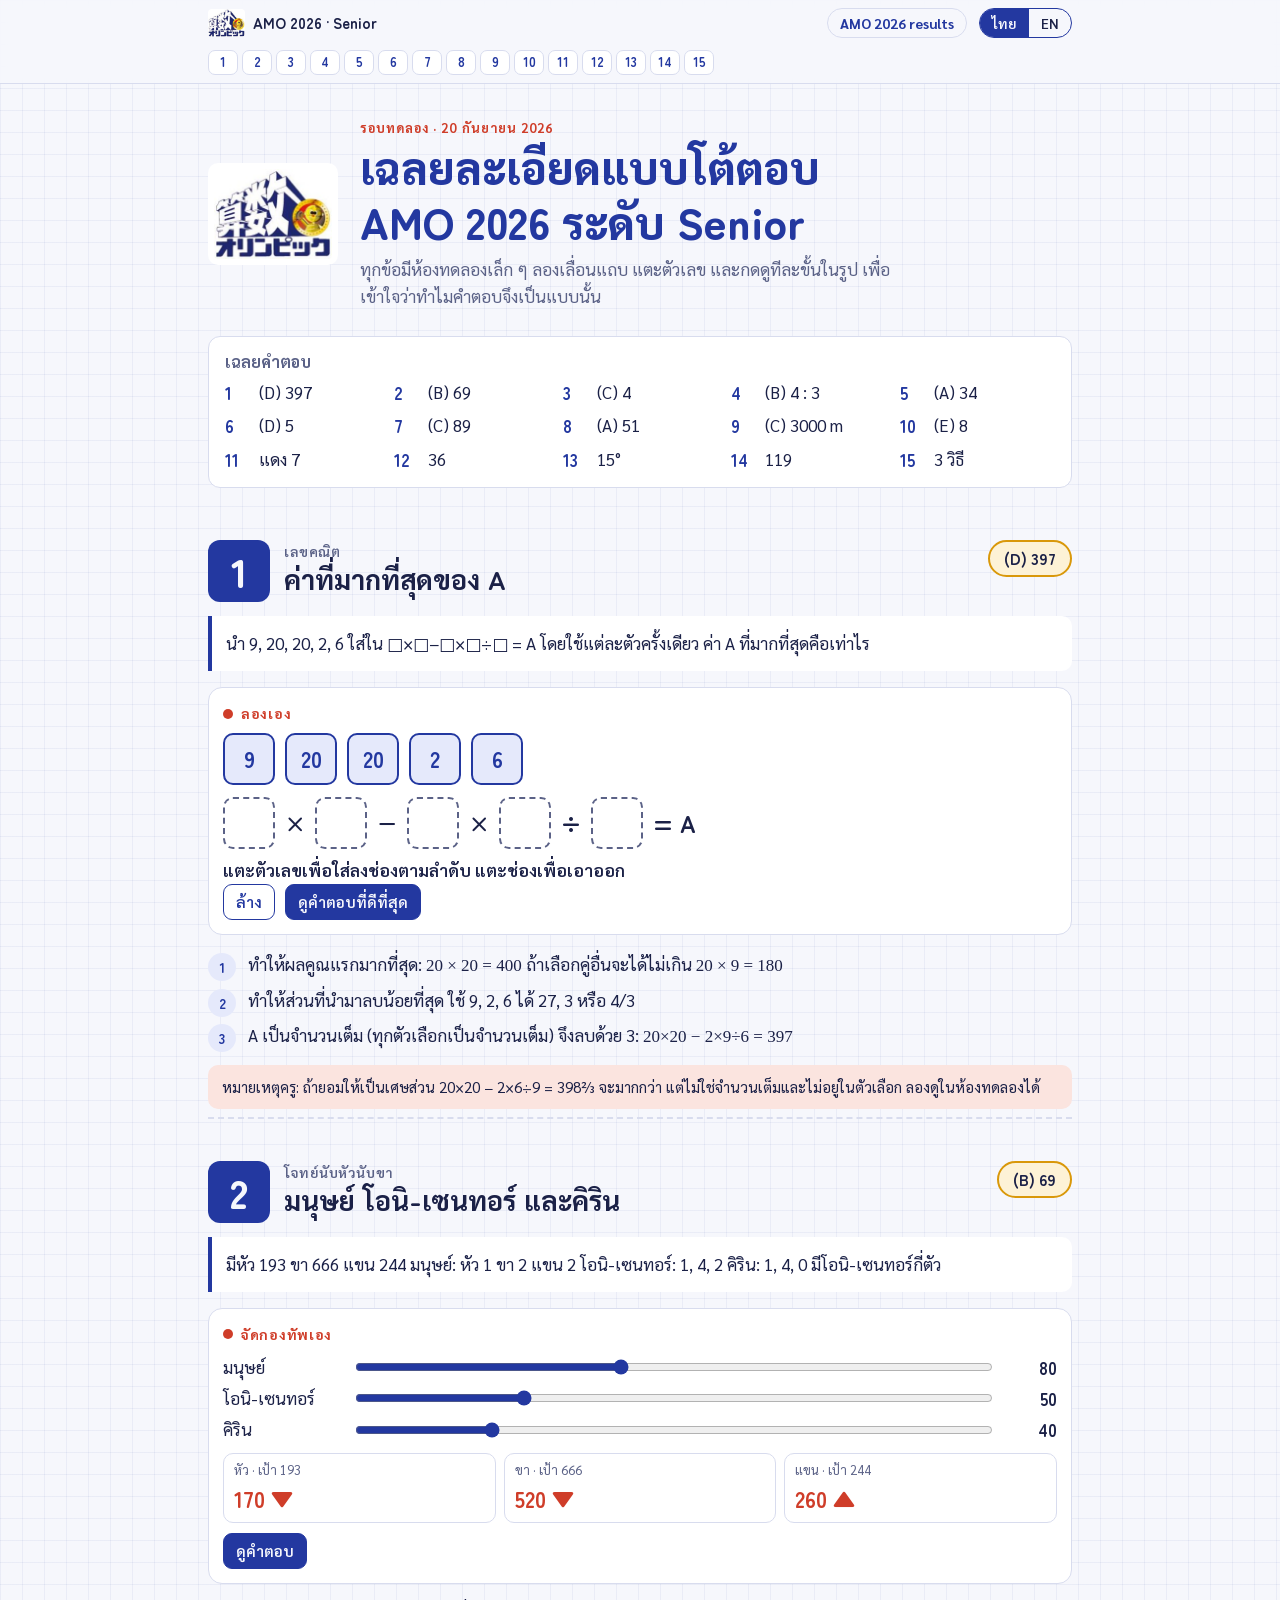
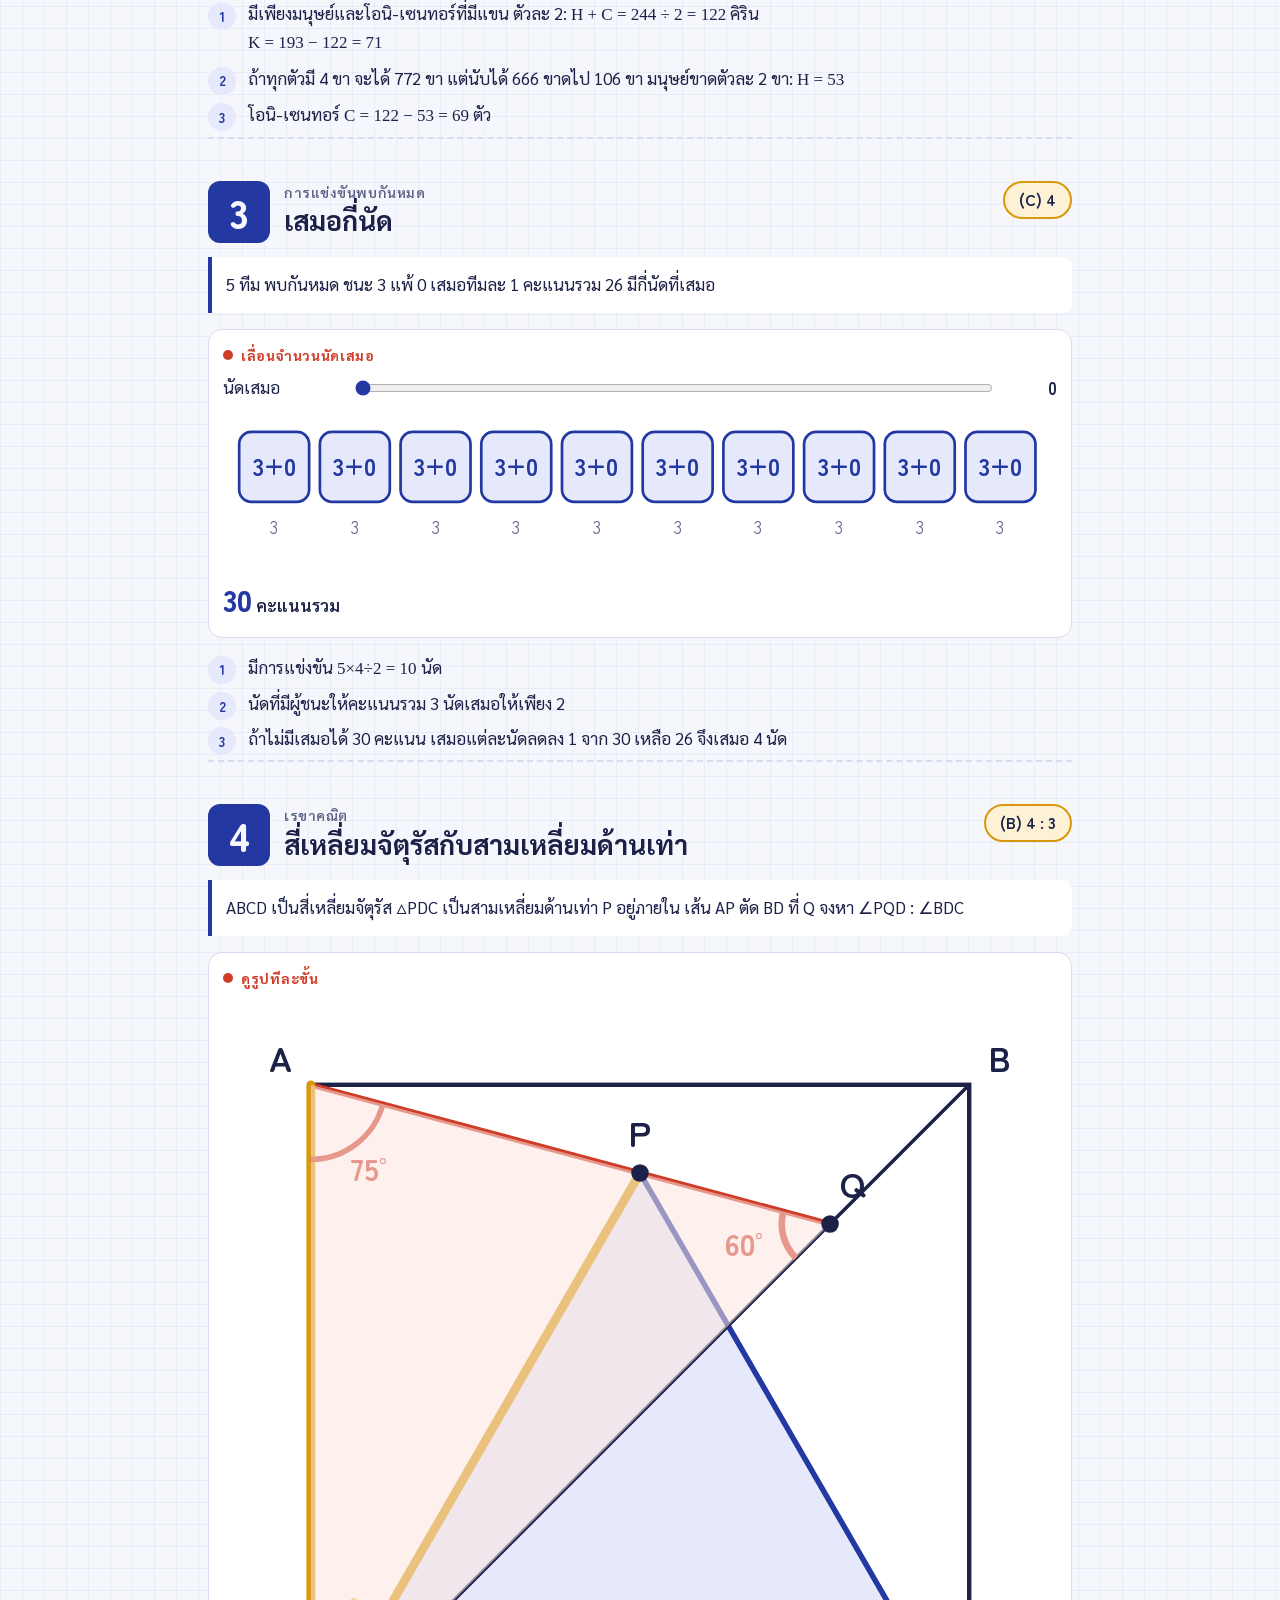
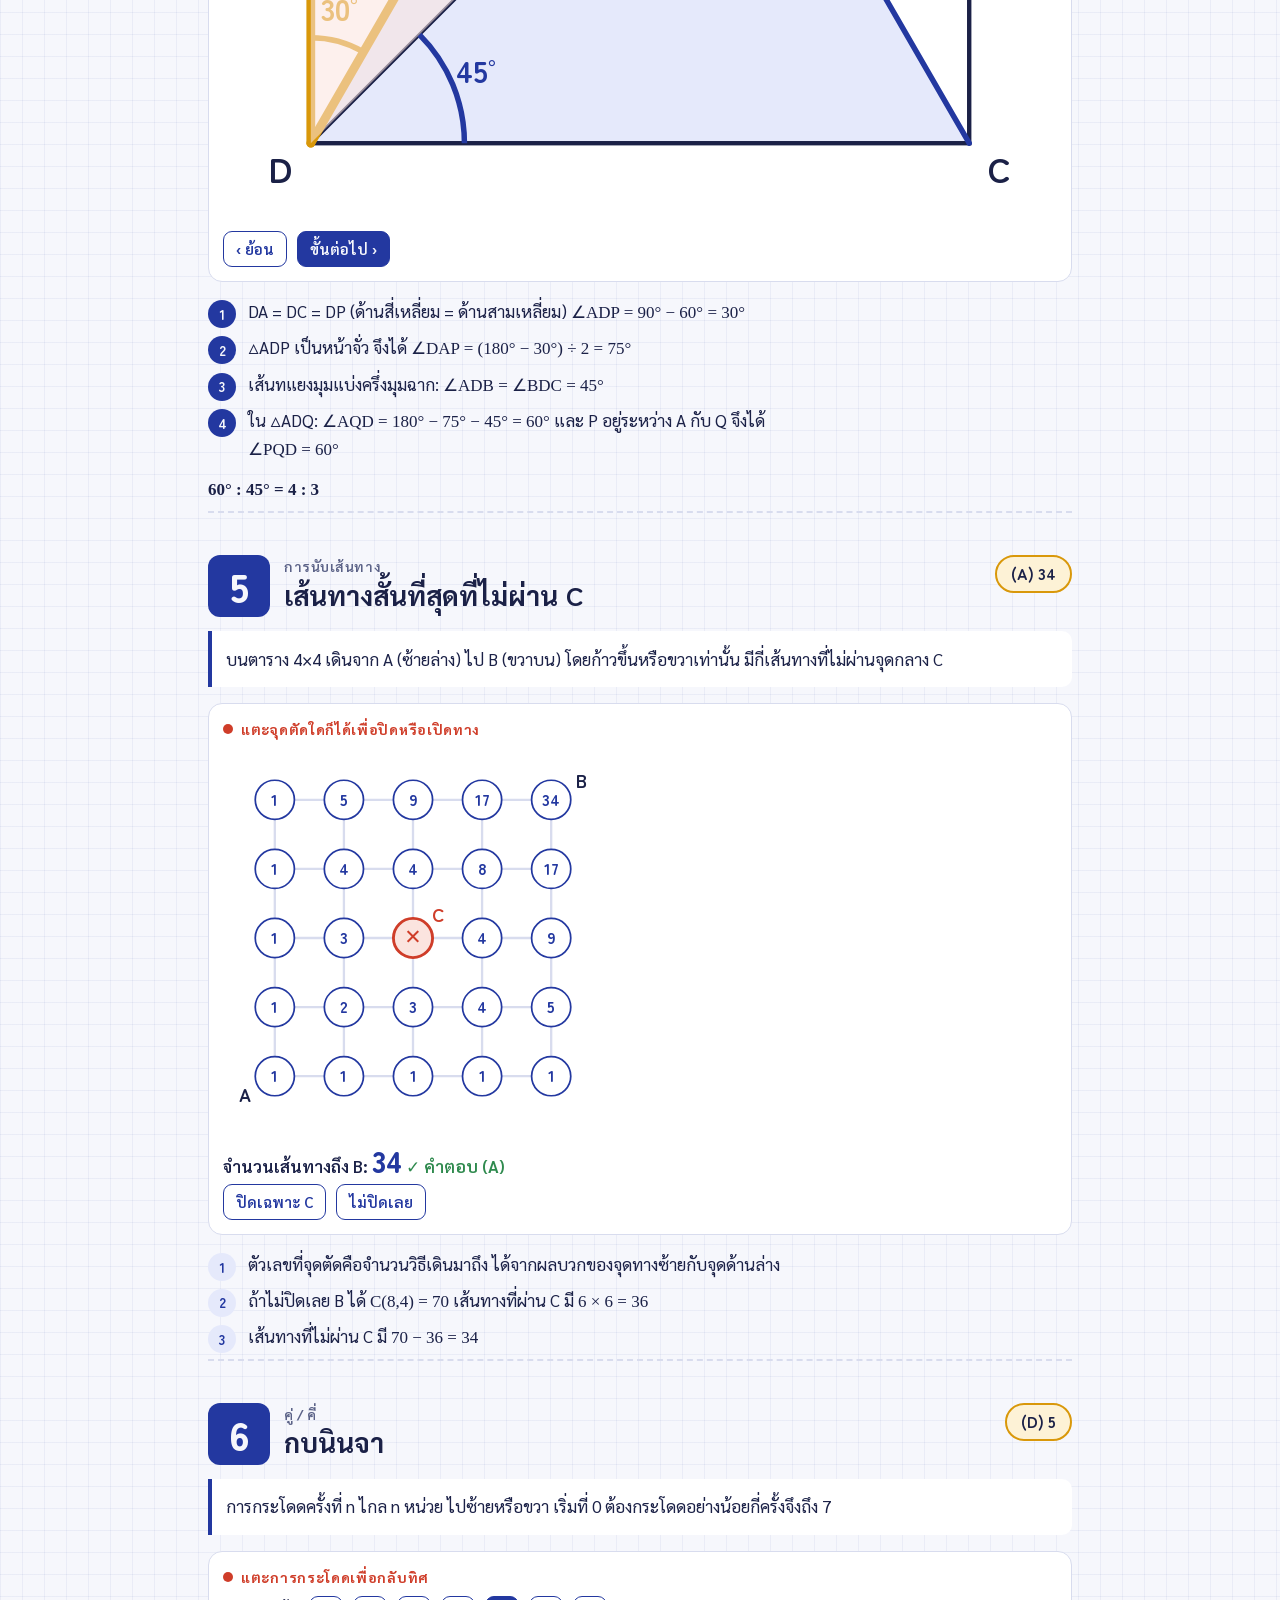
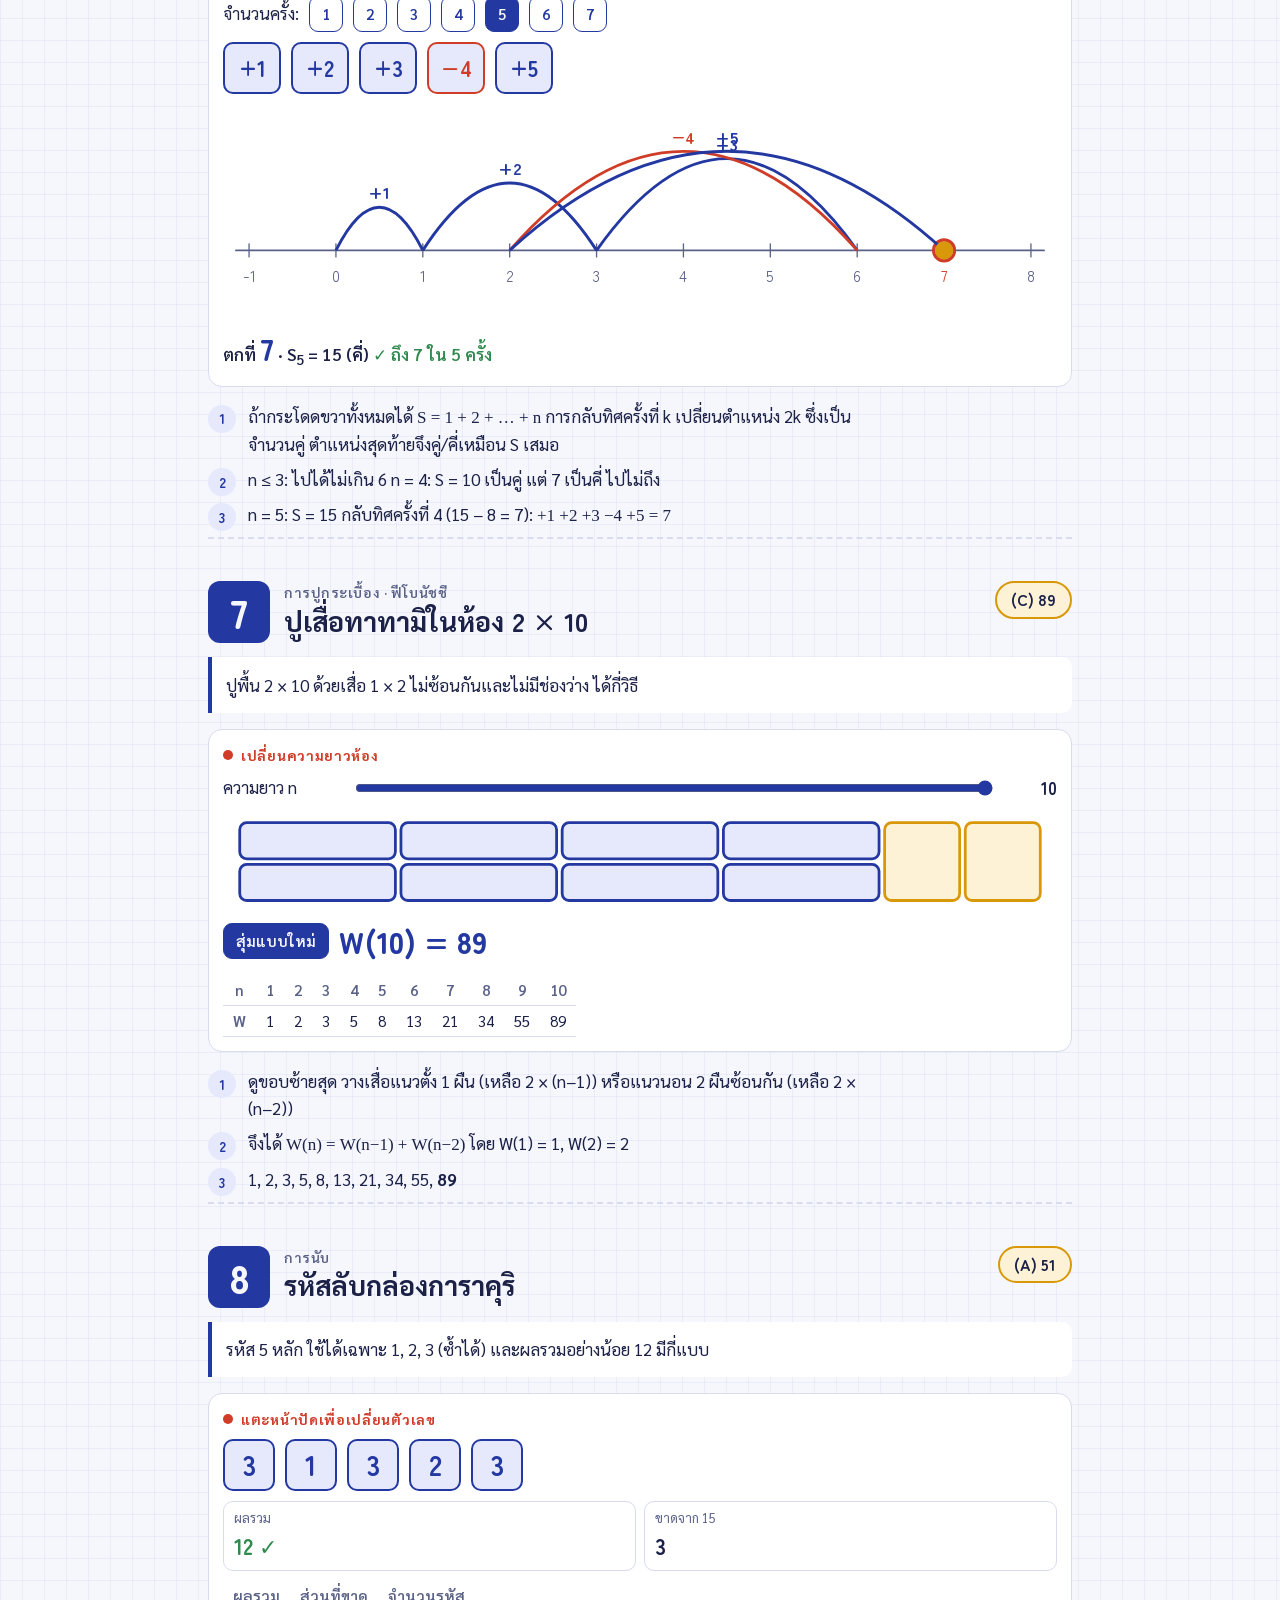
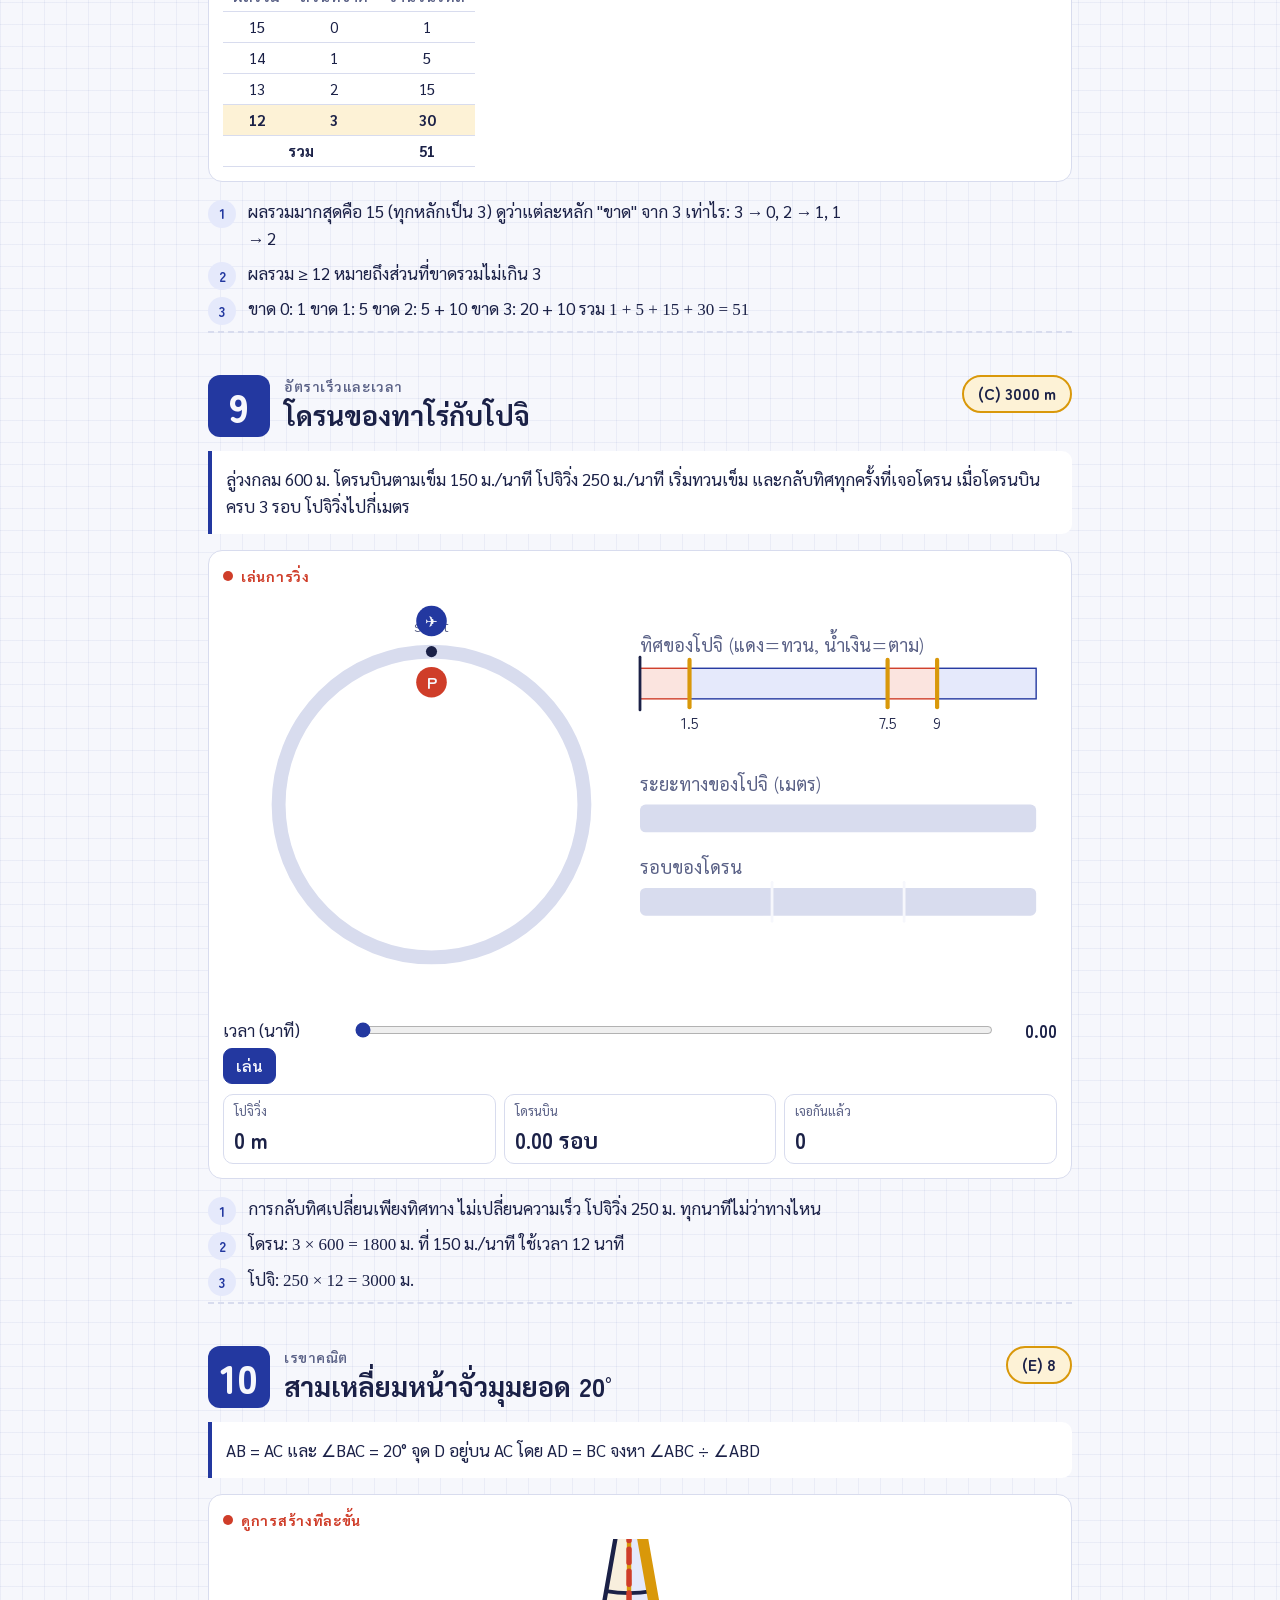
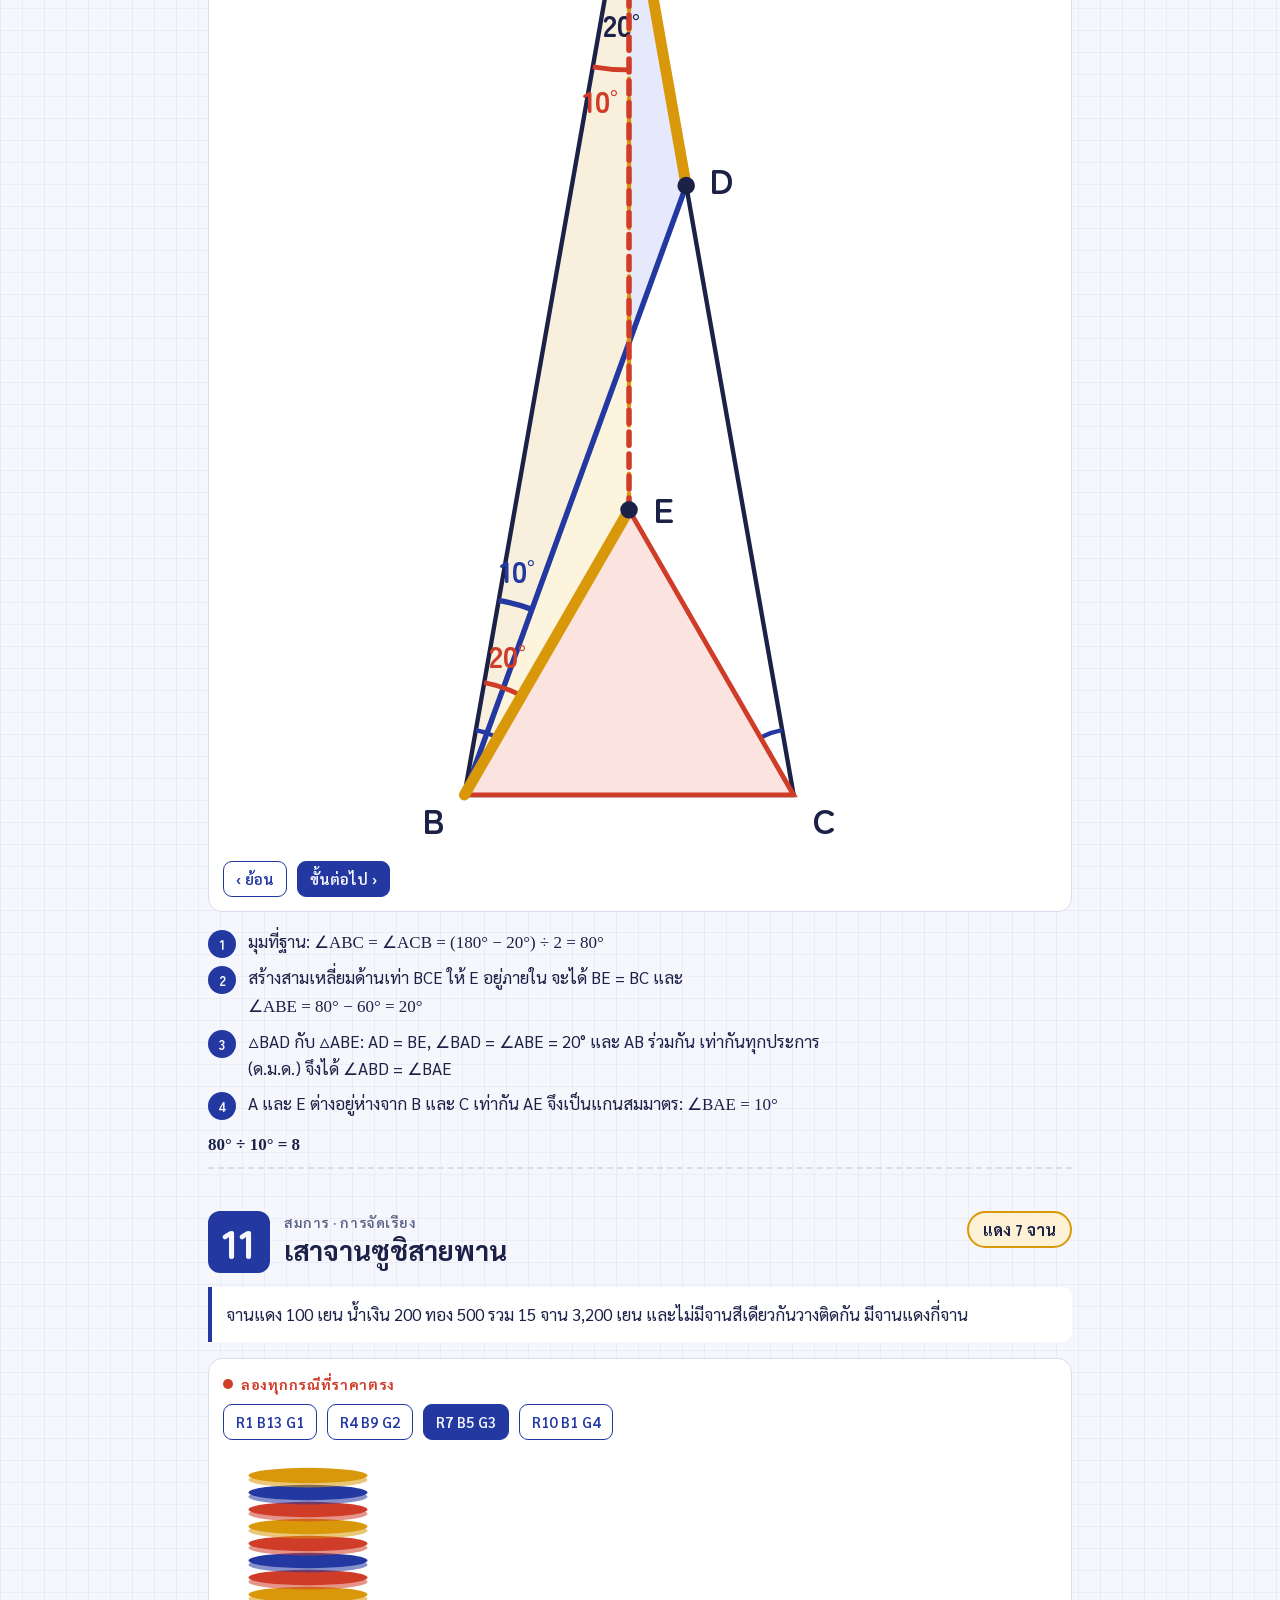
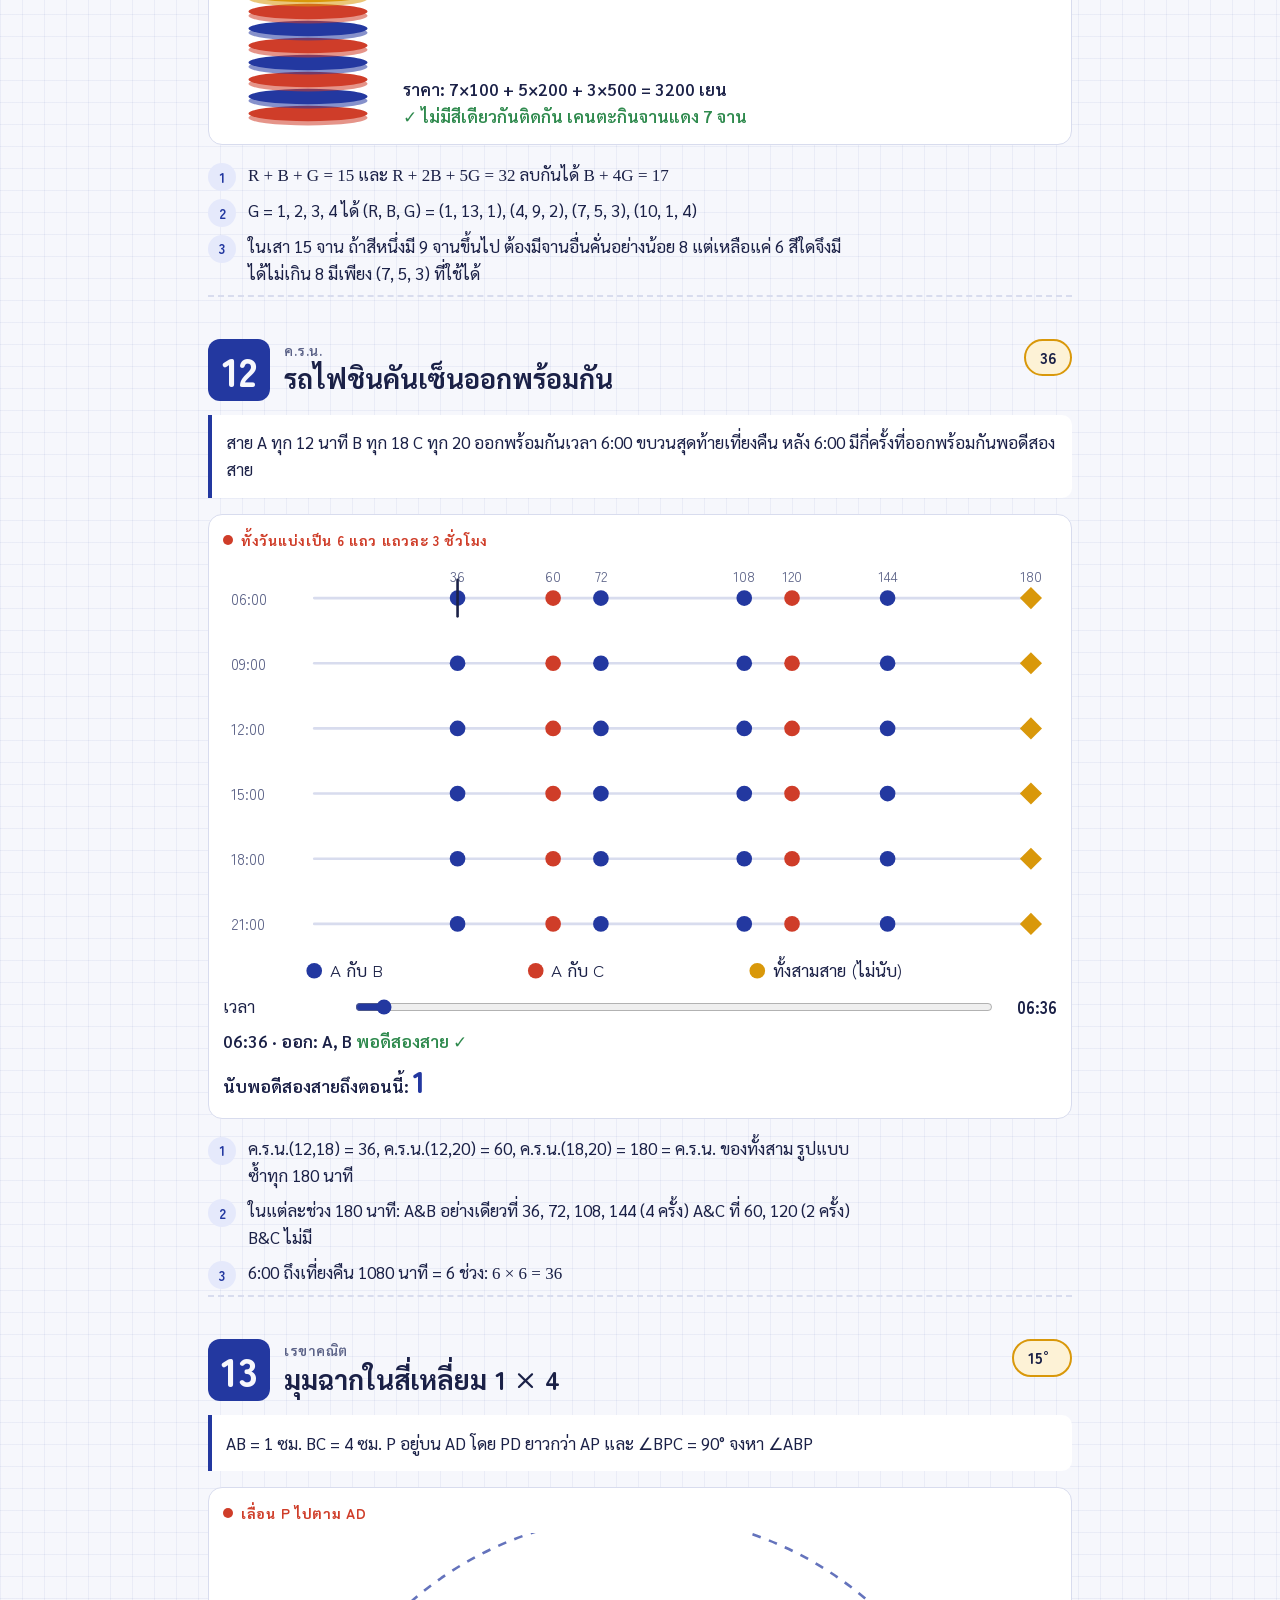
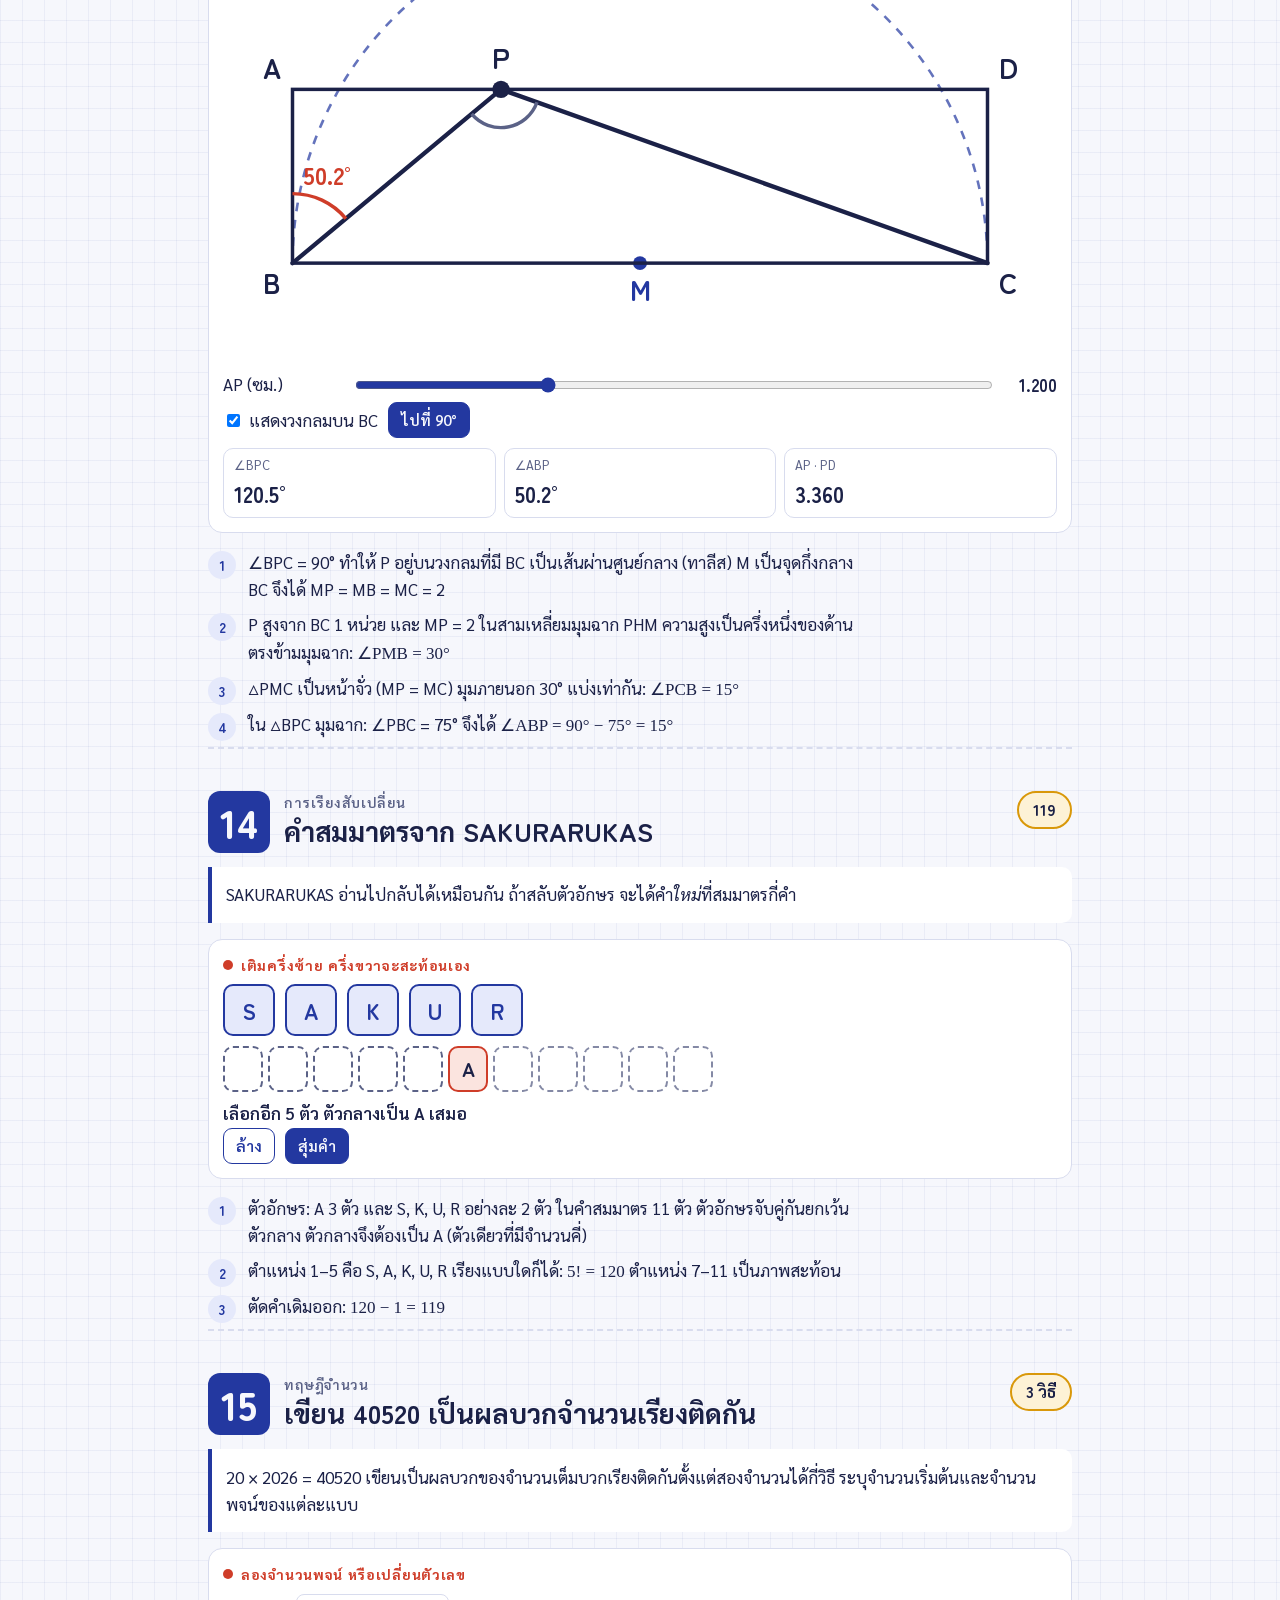
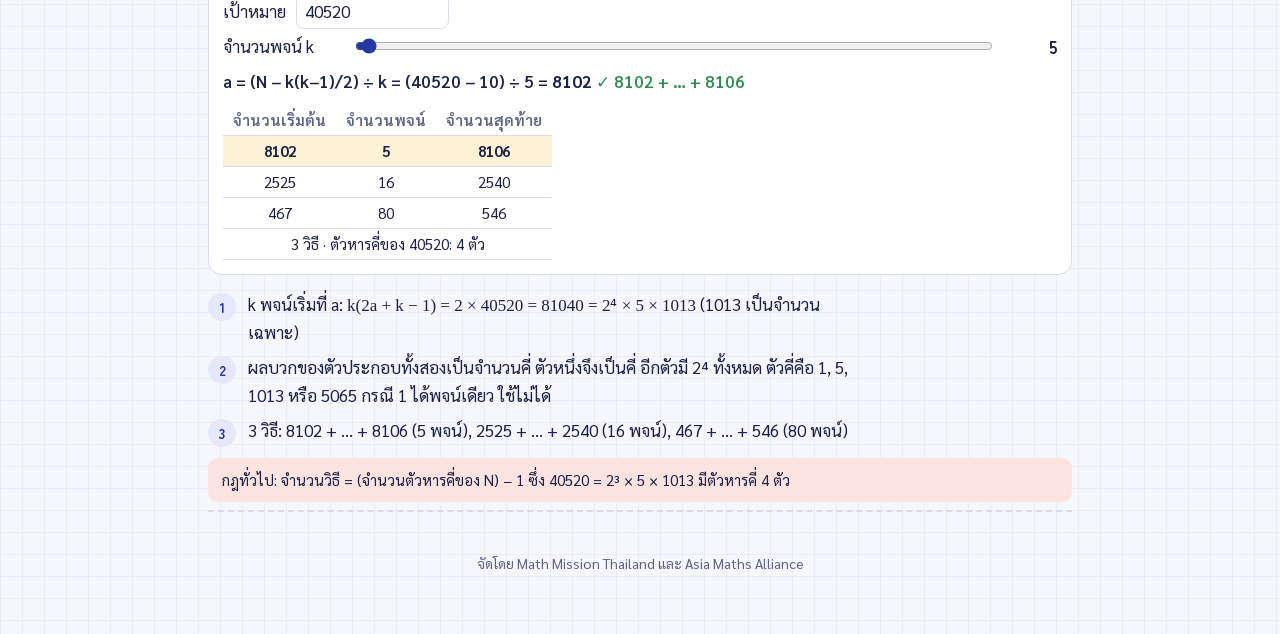
<file: amo-2026/senior-solution/index.html>
<!doctype html><html><head><meta charset=utf8><meta name=viewport content="width=device-width,initial-scale=1,viewport-fit=cover"><style>:root{color-scheme:light;box-sizing:border-box;padding-top:env(safe-area-inset-top,0px);padding-bottom:env(safe-area-inset-bottom,0px)}html{scroll-padding-top:env(safe-area-inset-top,0px)}body{margin:0;padding:0;font:14px -apple-system,BlinkMacSystemFont,sans-serif;background:#fff;color:#000}img{max-width:100%}[hidden]:not([hidden=until-found i]){display:none!important}.back{font-weight:700;font-size:14px;color:var(--navy);text-decoration:none;border:1.5px solid var(--line);border-radius:999px;padding:3px 12px}.back:hover{border-color:var(--navy)}
</style></head><body>
<title>AMO 2026 Senior Explained</title>
<link rel="preconnect" href="https://fonts.googleapis.com">
<link rel="stylesheet" href="https://fonts.googleapis.com/css2?family=Sarabun:ital,wght@0,400;0,600;0,700;1,400&family=Zen+Maru+Gothic:wght@500;700;900&display=swap">
<style>
/* Layout: graph-paper notebook page; sticky bar with language switch + question index; one card-free section per question (statement, live widget, worked steps). */
:root{
  --paper:#f6f7fc; --card:#ffffff; --ink:#1b2147; --muted:#5b6287; --line:#d8dcee;
  --navy:#2338a0; --navy-soft:#e5e9fb; --gold:#d9980a; --gold-soft:#fdf2d6; --red:#cf3d29; --red-soft:#fbe4df; --green:#2f8a4e; --green-soft:#e2f3e7;
  --grid:rgba(35,56,160,.055);
  --f-display:"Zen Maru Gothic","Sarabun",ui-rounded,system-ui,sans-serif;
  --f-body:"Sarabun",system-ui,-apple-system,"Segoe UI",sans-serif;
  --step:1rem;
}
@media (prefers-color-scheme: dark){:root:not([data-theme="light"]){
  --paper:#0f1329; --card:#161b38; --ink:#e7eafb; --muted:#9da5cc; --line:#2a3163;
  --navy:#93a5ff; --navy-soft:#222a5c; --gold:#f2bc3e; --gold-soft:#3a3016; --red:#ff7d64; --red-soft:#43221d; --green:#6fd093; --green-soft:#183625;
  --grid:rgba(147,165,255,.06); color-scheme:dark}}
:root[data-theme="dark"]{
  --paper:#0f1329; --card:#161b38; --ink:#e7eafb; --muted:#9da5cc; --line:#2a3163;
  --navy:#93a5ff; --navy-soft:#222a5c; --gold:#f2bc3e; --gold-soft:#3a3016; --red:#ff7d64; --red-soft:#43221d; --green:#6fd093; --green-soft:#183625;
  --grid:rgba(147,165,255,.06); color-scheme:dark}

*{box-sizing:border-box}
body{background:var(--paper);color:var(--ink);font-family:var(--f-body);font-size:17px;line-height:1.6;
  background-image:linear-gradient(var(--grid) 1px,transparent 1px),linear-gradient(90deg,var(--grid) 1px,transparent 1px);background-size:22px 22px;}
body[data-lang="en"] .th{display:none!important}
body[data-lang="th"] .en{display:none!important}
.wrap{max-width:900px;margin:0 auto;padding-inline:18px;padding-block:0 60px}
h1,h2,h3{font-family:var(--f-display);text-wrap:balance;line-height:1.25;margin:0}
button{font:inherit;color:inherit}
button:focus-visible,input:focus-visible{outline:3px solid var(--gold);outline-offset:2px}

/* top bar */
.bar{position:sticky;top:env(safe-area-inset-top,0px);z-index:10;background:color-mix(in srgb,var(--paper) 92%,transparent);backdrop-filter:blur(6px);border-bottom:1px solid var(--line)}
.bar-in{max-width:900px;margin:0 auto;padding:8px 18px;display:flex;gap:12px;align-items:center;flex-wrap:wrap}
.bar .name{font-family:var(--f-display);font-weight:700;font-size:15px;display:flex;align-items:center;gap:8px;margin-right:auto}
.bar .name img{height:28px;border-radius:4px}
.lang{display:flex;border:1.5px solid var(--navy);border-radius:999px;overflow:hidden}
.lang button{border:0;background:transparent;padding:3px 12px;font-weight:600;cursor:pointer;font-size:14px}
.lang button[aria-pressed="true"]{background:var(--navy);color:var(--paper)}
.qnav{display:flex;gap:4px;flex-wrap:wrap;width:100%}
.qnav a{font-family:var(--f-display);font-weight:700;font-size:13px;text-decoration:none;color:var(--navy);border:1.5px solid var(--line);border-radius:7px;min-width:30px;text-align:center;padding:1px 4px;background:var(--card)}
.qnav a:hover{border-color:var(--navy)}

/* hero */
.hero{display:grid;grid-template-columns:auto 1fr;gap:22px;align-items:center;padding-block:34px 18px}
.hero img{width:130px;max-width:100%;border-radius:10px;background:#fff;padding:6px}
.hero .eyebrow{font-weight:700;color:var(--red);letter-spacing:.08em;text-transform:uppercase;font-size:13px}
.hero h1{font-size:clamp(28px,5vw,44px);font-weight:900;color:var(--navy)}
.hero p{margin:.4em 0 0;color:var(--muted);max-width:60ch}
@media (max-width:560px){.hero{grid-template-columns:1fr}.hero img{width:96px}}

.key{background:var(--card);border:1.5px solid var(--line);border-radius:12px;padding:14px 16px;margin-block:8px 10px}
.key h2{font-size:16px;color:var(--muted);font-weight:700;margin-bottom:8px}
.keygrid{display:grid;grid-template-columns:repeat(auto-fill,minmax(150px,1fr));gap:6px 14px}
.keygrid a{display:flex;gap:8px;text-decoration:none;color:var(--ink);font-variant-numeric:tabular-nums}
.keygrid a b{font-family:var(--f-display);color:var(--navy);min-width:26px}

/* question */
section.q{padding-block:42px 8px;border-bottom:2px dashed var(--line);scroll-margin-top:96px}
.qhead{display:flex;gap:14px;align-items:flex-start;flex-wrap:wrap}
.qnum{font-family:var(--f-display);font-weight:900;font-size:40px;line-height:1;color:var(--paper);background:var(--navy);border-radius:12px;min-width:62px;height:62px;display:grid;place-items:center}
.qtitle{flex:1;min-width:0}
.qtitle h2{font-size:clamp(21px,3.2vw,27px);color:var(--ink)}
.qtitle .topic{color:var(--muted);font-size:14px;font-weight:600;letter-spacing:.04em;text-transform:uppercase}
.ans{font-family:var(--f-display);font-weight:700;background:var(--gold-soft);color:var(--ink);border:2px solid var(--gold);border-radius:999px;padding:4px 14px;font-size:16px;white-space:nowrap}
.stmt{margin-top:14px;background:var(--card);border-left:4px solid var(--navy);padding:10px 14px;border-radius:0 10px 10px 0}
.stmt p{margin:.25em 0}
.lab{background:var(--card);border:1.5px solid var(--line);border-radius:14px;padding:14px;margin-top:16px}
.lab .lt{font-family:var(--f-display);font-weight:700;color:var(--red);font-size:14px;letter-spacing:.05em;text-transform:uppercase;margin-bottom:8px;display:flex;gap:8px;align-items:center}
.lab .lt::before{content:"";width:10px;height:10px;border-radius:50%;background:var(--red)}
.steps{margin-top:16px;counter-reset:s;display:grid;gap:8px}
.steps>div{position:relative;padding-left:40px;max-width:72ch}
.steps>div::before{counter-increment:s;content:counter(s);position:absolute;left:0;top:2px;width:28px;height:28px;border-radius:50%;background:var(--navy-soft);color:var(--navy);font-family:var(--f-display);font-weight:700;display:grid;place-items:center;font-size:14px}
.steps>div.on::before{background:var(--navy);color:var(--paper)}
.steps>div.dim{opacity:.45}
.note{margin-top:14px;background:var(--red-soft);border-radius:10px;padding:10px 14px;font-size:15px}
.final{margin-top:12px;font-weight:700}
.box{border:2px solid var(--navy);border-radius:6px;padding:0 6px;font-family:var(--f-display)}
.m{font-family:"Cambria Math","STIX Two Math",Georgia,serif;font-style:normal;white-space:nowrap}
.mi{font-style:italic}

/* controls */
.row{display:flex;gap:10px;flex-wrap:wrap;align-items:center}
.btn{border:1.5px solid var(--navy);background:var(--card);color:var(--navy);border-radius:9px;padding:5px 12px;font-weight:600;cursor:pointer;font-size:15px}
.btn:hover{background:var(--navy-soft)}
.btn.pri{background:var(--navy);color:var(--paper)}
.tile{font-family:var(--f-display);font-weight:700;font-size:22px;min-width:52px;height:52px;border-radius:10px;border:2px solid var(--navy);background:var(--navy-soft);color:var(--navy);cursor:pointer;display:grid;place-items:center;padding:0 6px}
.tile[disabled]{opacity:.25;cursor:default}
.slot{min-width:52px;height:52px;border-radius:10px;border:2px dashed var(--muted);display:grid;place-items:center;font-family:var(--f-display);font-weight:700;font-size:22px;cursor:pointer;background:transparent}
.slot.full{border-style:solid;border-color:var(--gold);background:var(--gold-soft)}
.op{font-family:var(--f-display);font-size:24px;font-weight:700}
.big{font-family:var(--f-display);font-weight:900;font-size:30px;color:var(--navy);font-variant-numeric:tabular-nums}
.stat{display:grid;grid-template-columns:repeat(auto-fit,minmax(120px,1fr));gap:8px;margin-top:10px}
.stat>div{border:1.5px solid var(--line);border-radius:10px;padding:6px 10px}
.stat .k{font-size:13px;color:var(--muted)}
.stat .v{font-family:var(--f-display);font-weight:700;font-size:22px;font-variant-numeric:tabular-nums}
.ok{color:var(--green)} .bad{color:var(--red)}
.rng{display:grid;grid-template-columns:120px 1fr 56px;gap:10px;align-items:center;margin-block:4px}
.rng output{font-family:var(--f-display);font-weight:700;text-align:right;font-variant-numeric:tabular-nums}
input[type=range]{width:100%;accent-color:var(--navy)}
.svgbox{overflow-x:auto}
svg{display:block;max-width:100%;height:auto}
svg text{font-family:var(--f-display);fill:var(--ink)}
.status{margin-top:8px;font-weight:600;min-height:1.6em}
table.t{border-collapse:collapse;font-variant-numeric:tabular-nums;font-size:15px}
table.t th,table.t td{padding:3px 10px;border-bottom:1px solid var(--line);text-align:center}
table.t th{color:var(--muted);font-weight:600}
table.t tr.hl td{background:var(--gold-soft);font-weight:700}
.tblwrap{overflow-x:auto;margin-top:10px}
.foot{margin-top:40px;color:var(--muted);font-size:14px;text-align:center}
@media (prefers-reduced-motion:reduce){*{transition:none!important;animation:none!important}}
</style>

<div class="bar"><div class="bar-in">
  <div class="name"><img alt="AMO" src="[data-uri]"><span>AMO 2026 · Senior</span></div>
  <a class="back" href="../">AMO 2026 results</a>
  <div class="lang" role="group" aria-label="Language">
    <button id="bt-th" aria-pressed="true">ไทย</button><button id="bt-en" aria-pressed="false">EN</button>
  </div>
  <nav class="qnav" id="qnav"></nav>
</div></div>

<div class="wrap">
<header class="hero">
  <img alt="AMO logo" src="[data-uri]">
  <div>
    <div class="eyebrow"><span class="en">Trial Round · 20 September 2026</span><span class="th">รอบทดลอง · 20 กันยายน 2026</span></div>
    <h1><span class="en">Asia Mathematics Olympics, Senior: every problem explained</span><span class="th">เฉลยละเอียดแบบโต้ตอบ AMO 2026 ระดับ Senior</span></h1>
    <p><span class="en">Each question has a small lab. Move the sliders, tap the tiles and step through the figures to see why the answer is right.</span><span class="th">ทุกข้อมีห้องทดลองเล็ก ๆ ลองเลื่อนแถบ แตะตัวเลข และกดดูทีละขั้นในรูป เพื่อเข้าใจว่าทำไมคำตอบจึงเป็นแบบนั้น</span></p>
  </div>
</header>

<div class="key"><h2><span class="en">Answer key</span><span class="th">เฉลยคำตอบ</span></h2><div class="keygrid" id="keygrid"></div></div>

<!-- Q1 -->
<section class="q" id="q1">
 <div class="qhead"><div class="qnum">1</div><div class="qtitle"><div class="topic"><span class="en">Arithmetic</span><span class="th">เลขคณิต</span></div><h2><span class="en">The biggest value of A</span><span class="th">ค่าที่มากที่สุดของ A</span></h2></div><div class="ans">(D) 397</div></div>
 <div class="stmt"><p class="en">Put 9, 20, 20, 2, 6 into □×□−□×□÷□ = A, each used once. What is the largest possible A?</p><p class="th">นำ 9, 20, 20, 2, 6 ใส่ใน □×□−□×□÷□ = A โดยใช้แต่ละตัวครั้งเดียว ค่า A ที่มากที่สุดคือเท่าไร</p></div>
 <div class="lab"><div class="lt"><span class="en">Try it</span><span class="th">ลองเอง</span></div>
  <div class="row" id="q1tiles"></div>
  <div class="row" style="margin-top:12px" id="q1slots"></div>
  <div class="status" id="q1out"></div>
  <div class="row"><button class="btn" id="q1reset"><span class="en">Clear</span><span class="th">ล้าง</span></button><button class="btn pri" id="q1best"><span class="en">Show best</span><span class="th">ดูคำตอบที่ดีที่สุด</span></button></div>
 </div>
 <div class="steps">
  <div><span class="en">Make the first product as big as possible: <span class="m">20 × 20 = 400</span>. Any other pair gives at most <span class="m">20 × 9 = 180</span>.</span><span class="th">ทำให้ผลคูณแรกมากที่สุด: <span class="m">20 × 20 = 400</span> ถ้าเลือกคู่อื่นจะได้ไม่เกิน <span class="m">20 × 9 = 180</span></span></div>
  <div><span class="en">Make the part we subtract as small as possible. With 9, 2, 6 the options are 27, 3 and 4/3.</span><span class="th">ทำให้ส่วนที่นำมาลบน้อยที่สุด ใช้ 9, 2, 6 ได้ 27, 3 หรือ 4/3</span></div>
  <div><span class="en">A is a whole number (all choices are whole numbers), so we subtract 3: <span class="m">20×20 − 2×9÷6 = 397</span>.</span><span class="th">A เป็นจำนวนเต็ม (ทุกตัวเลือกเป็นจำนวนเต็ม) จึงลบด้วย 3: <span class="m">20×20 − 2×9÷6 = 397</span></span></div>
 </div>
 <div class="note"><span class="en">Teacher's note: allowing fractions, 20×20 − 2×6÷9 = 398⅔ is larger, but it is not a whole number and not a choice. Try it in the lab.</span><span class="th">หมายเหตุครู: ถ้ายอมให้เป็นเศษส่วน 20×20 − 2×6÷9 = 398⅔ จะมากกว่า แต่ไม่ใช่จำนวนเต็มและไม่อยู่ในตัวเลือก ลองดูในห้องทดลองได้</span></div>
</section>

<!-- Q2 -->
<section class="q" id="q2">
 <div class="qhead"><div class="qnum">2</div><div class="qtitle"><div class="topic"><span class="en">Counting animals</span><span class="th">โจทย์นับหัวนับขา</span></div><h2><span class="en">Humans, Oni-Centaurs and Kirins</span><span class="th">มนุษย์ โอนิ-เซนทอร์ และคิริน</span></h2></div><div class="ans">(B) 69</div></div>
 <div class="stmt"><p class="en">193 heads, 666 legs, 244 arms. Human: 1 head, 2 legs, 2 arms. Oni-Centaur: 1, 4, 2. Kirin: 1, 4, 0. How many Oni-Centaurs?</p><p class="th">มีหัว 193 ขา 666 แขน 244 มนุษย์: หัว 1 ขา 2 แขน 2 โอนิ-เซนทอร์: 1, 4, 2 คิริน: 1, 4, 0 มีโอนิ-เซนทอร์กี่ตัว</p></div>
 <div class="lab"><div class="lt"><span class="en">Build the army</span><span class="th">จัดกองทัพเอง</span></div>
  <div class="rng"><label for="q2h"><span class="en">Humans</span><span class="th">มนุษย์</span></label><input type="range" id="q2h" min="0" max="193" value="80"><output id="q2ho"></output></div>
  <div class="rng"><label for="q2c"><span class="en">Oni-Centaurs</span><span class="th">โอนิ-เซนทอร์</span></label><input type="range" id="q2c" min="0" max="193" value="50"><output id="q2co"></output></div>
  <div class="rng"><label for="q2k"><span class="en">Kirins</span><span class="th">คิริน</span></label><input type="range" id="q2k" min="0" max="193" value="40"><output id="q2ko"></output></div>
  <div class="stat" id="q2stat"></div>
  <div class="row" style="margin-top:10px"><button class="btn pri" id="q2solve"><span class="en">Show the answer</span><span class="th">ดูคำตอบ</span></button></div>
 </div>
 <div class="steps">
  <div><span class="en">Only Humans and Oni-Centaurs have arms, 2 each: <span class="m">H + C = 244 ÷ 2 = 122</span>, so Kirins <span class="m">K = 193 − 122 = 71</span>.</span><span class="th">มีเพียงมนุษย์และโอนิ-เซนทอร์ที่มีแขน ตัวละ 2: <span class="m">H + C = 244 ÷ 2 = 122</span> คิริน <span class="m">K = 193 − 122 = 71</span></span></div>
  <div><span class="en">If all 193 had 4 legs: 772 legs. We count 666, so 106 legs are missing. Each Human is 2 legs short: <span class="m">H = 53</span>.</span><span class="th">ถ้าทุกตัวมี 4 ขา จะได้ 772 ขา แต่นับได้ 666 ขาดไป 106 ขา มนุษย์ขาดตัวละ 2 ขา: <span class="m">H = 53</span></span></div>
  <div><span class="en"><span class="m">C = 122 − 53 = 69</span> Oni-Centaurs.</span><span class="th">โอนิ-เซนทอร์ <span class="m">C = 122 − 53 = 69</span> ตัว</span></div>
 </div>
</section>

<!-- Q3 -->
<section class="q" id="q3">
 <div class="qhead"><div class="qnum">3</div><div class="qtitle"><div class="topic"><span class="en">Tournaments</span><span class="th">การแข่งขันพบกันหมด</span></div><h2><span class="en">How many draws?</span><span class="th">เสมอกี่นัด</span></h2></div><div class="ans">(C) 4</div></div>
 <div class="stmt"><p class="en">5 teams, round-robin. Win 3, loss 0, draw 1 each. Total points 26. How many draws?</p><p class="th">5 ทีม พบกันหมด ชนะ 3 แพ้ 0 เสมอทีมละ 1 คะแนนรวม 26 มีกี่นัดที่เสมอ</p></div>
 <div class="lab"><div class="lt"><span class="en">Slide the number of draws</span><span class="th">เลื่อนจำนวนนัดเสมอ</span></div>
  <div class="rng"><label for="q3d"><span class="en">Draws</span><span class="th">นัดเสมอ</span></label><input type="range" id="q3d" min="0" max="10" value="0"><output id="q3do"></output></div>
  <div class="svgbox"><svg id="q3svg" viewBox="0 0 620 120"></svg></div>
  <div class="status" id="q3out"></div>
 </div>
 <div class="steps">
  <div><span class="en">There are <span class="m">5×4÷2 = 10</span> matches.</span><span class="th">มีการแข่งขัน <span class="m">5×4÷2 = 10</span> นัด</span></div>
  <div><span class="en">A decided match adds 3 points to the total; a draw adds only 2.</span><span class="th">นัดที่มีผู้ชนะให้คะแนนรวม 3 นัดเสมอให้เพียง 2</span></div>
  <div><span class="en">No draws gives 30. Each draw takes away 1. From 30 to 26 is 4 draws.</span><span class="th">ถ้าไม่มีเสมอได้ 30 คะแนน เสมอแต่ละนัดลดลง 1 จาก 30 เหลือ 26 จึงเสมอ 4 นัด</span></div>
 </div>
</section>

<!-- Q4 -->
<section class="q" id="q4">
 <div class="qhead"><div class="qnum">4</div><div class="qtitle"><div class="topic"><span class="en">Geometry</span><span class="th">เรขาคณิต</span></div><h2><span class="en">Square and equilateral triangle</span><span class="th">สี่เหลี่ยมจัตุรัสกับสามเหลี่ยมด้านเท่า</span></h2></div><div class="ans">(B) 4 : 3</div></div>
 <div class="stmt"><p class="en">ABCD is a square, △PDC is equilateral with P inside. Line AP meets diagonal BD at Q. Find ∠PQD : ∠BDC.</p><p class="th">ABCD เป็นสี่เหลี่ยมจัตุรัส △PDC เป็นสามเหลี่ยมด้านเท่า P อยู่ภายใน เส้น AP ตัด BD ที่ Q จงหา ∠PQD : ∠BDC</p></div>
 <div class="lab"><div class="lt"><span class="en">Step through the figure</span><span class="th">ดูรูปทีละขั้น</span></div>
  <div class="svgbox"><svg id="q4svg" viewBox="0 0 380 380"></svg></div>
  <div class="row"><button class="btn" id="q4prev">‹ <span class="en">Back</span><span class="th">ย้อน</span></button><button class="btn pri" id="q4next"><span class="en">Next step</span><span class="th">ขั้นต่อไป</span> ›</button><span id="q4lab" class="mi"></span></div>
 </div>
 <div class="steps" id="q4steps">
  <div><span class="en">DA = DC = DP (square side = triangle side). <span class="m">∠ADP = 90° − 60° = 30°</span>.</span><span class="th">DA = DC = DP (ด้านสี่เหลี่ยม = ด้านสามเหลี่ยม) <span class="m">∠ADP = 90° − 60° = 30°</span></span></div>
  <div><span class="en">△ADP is isosceles, so <span class="m">∠DAP = (180° − 30°) ÷ 2 = 75°</span>.</span><span class="th">△ADP เป็นหน้าจั่ว จึงได้ <span class="m">∠DAP = (180° − 30°) ÷ 2 = 75°</span></span></div>
  <div><span class="en">The diagonal halves the right angle: <span class="m">∠ADB = ∠BDC = 45°</span>.</span><span class="th">เส้นทแยงมุมแบ่งครึ่งมุมฉาก: <span class="m">∠ADB = ∠BDC = 45°</span></span></div>
  <div><span class="en">In △ADQ: <span class="m">∠AQD = 180° − 75° − 45° = 60°</span>. P lies between A and Q, so <span class="m">∠PQD = 60°</span>.</span><span class="th">ใน △ADQ: <span class="m">∠AQD = 180° − 75° − 45° = 60°</span> และ P อยู่ระหว่าง A กับ Q จึงได้ <span class="m">∠PQD = 60°</span></span></div>
 </div>
 <div class="final"><span class="m">60° : 45° = 4 : 3</span></div>
</section>

<!-- Q5 -->
<section class="q" id="q5">
 <div class="qhead"><div class="qnum">5</div><div class="qtitle"><div class="topic"><span class="en">Counting paths</span><span class="th">การนับเส้นทาง</span></div><h2><span class="en">Shortest paths that avoid C</span><span class="th">เส้นทางสั้นที่สุดที่ไม่ผ่าน C</span></h2></div><div class="ans">(A) 34</div></div>
 <div class="stmt"><p class="en">On a 4×4 grid, walk from A (bottom-left) to B (top-right) with steps up or right only. How many paths avoid the centre point C?</p><p class="th">บนตาราง 4×4 เดินจาก A (ซ้ายล่าง) ไป B (ขวาบน) โดยก้าวขึ้นหรือขวาเท่านั้น มีกี่เส้นทางที่ไม่ผ่านจุดกลาง C</p></div>
 <div class="lab"><div class="lt"><span class="en">Tap any crossing to block or unblock it</span><span class="th">แตะจุดตัดใดก็ได้เพื่อปิดหรือเปิดทาง</span></div>
  <div class="svgbox"><svg id="q5svg" viewBox="0 0 330 330" style="max-width:380px"></svg></div>
  <div class="status" id="q5out"></div>
  <div class="row"><button class="btn" id="q5reset"><span class="en">Block only C</span><span class="th">ปิดเฉพาะ C</span></button><button class="btn" id="q5none"><span class="en">No blocks</span><span class="th">ไม่ปิดเลย</span></button></div>
 </div>
 <div class="steps">
  <div><span class="en">Each number is the number of ways to reach that crossing: add the number from the left and the number from below.</span><span class="th">ตัวเลขที่จุดตัดคือจำนวนวิธีเดินมาถึง ได้จากผลบวกของจุดทางซ้ายกับจุดด้านล่าง</span></div>
  <div><span class="en">With no blocks, B gets <span class="m">C(8,4) = 70</span>. Paths through C: <span class="m">6 × 6 = 36</span>.</span><span class="th">ถ้าไม่ปิดเลย B ได้ <span class="m">C(8,4) = 70</span> เส้นทางที่ผ่าน C มี <span class="m">6 × 6 = 36</span></span></div>
  <div><span class="en"><span class="m">70 − 36 = 34</span> paths avoid C.</span><span class="th">เส้นทางที่ไม่ผ่าน C มี <span class="m">70 − 36 = 34</span></span></div>
 </div>
</section>

<!-- Q6 -->
<section class="q" id="q6">
 <div class="qhead"><div class="qnum">6</div><div class="qtitle"><div class="topic"><span class="en">Parity</span><span class="th">คู่ / คี่</span></div><h2><span class="en">The ninja frog</span><span class="th">กบนินจา</span></h2></div><div class="ans">(D) 5</div></div>
 <div class="stmt"><p class="en">Jump n is n units, left or right. Starting at 0, what is the fewest jumps to land on 7?</p><p class="th">การกระโดดครั้งที่ n ไกล n หน่วย ไปซ้ายหรือขวา เริ่มที่ 0 ต้องกระโดดอย่างน้อยกี่ครั้งจึงถึง 7</p></div>
 <div class="lab"><div class="lt"><span class="en">Tap a jump to flip its direction</span><span class="th">แตะการกระโดดเพื่อกลับทิศ</span></div>
  <div class="row"><span><span class="en">Jumps:</span><span class="th">จำนวนครั้ง:</span></span><div class="row" id="q6n"></div></div>
  <div class="row" style="margin-top:10px" id="q6signs"></div>
  <div class="svgbox"><svg id="q6svg" viewBox="0 0 640 170"></svg></div>
  <div class="status" id="q6out"></div>
 </div>
 <div class="steps">
  <div><span class="en">All jumps right gives <span class="m">S = 1 + 2 + … + n</span>. Flipping jump k changes the end by 2k, an even number. So the end always has the same parity as S.</span><span class="th">ถ้ากระโดดขวาทั้งหมดได้ <span class="m">S = 1 + 2 + … + n</span> การกลับทิศครั้งที่ k เปลี่ยนตำแหน่ง 2k ซึ่งเป็นจำนวนคู่ ตำแหน่งสุดท้ายจึงคู่/คี่เหมือน S เสมอ</span></div>
  <div><span class="en">n ≤ 3: at most 6, too short. n = 4: S = 10 is even, 7 is odd, impossible.</span><span class="th">n ≤ 3: ไปได้ไม่เกิน 6 n = 4: S = 10 เป็นคู่ แต่ 7 เป็นคี่ ไปไม่ถึง</span></div>
  <div><span class="en">n = 5: S = 15. Flip jump 4 (15 − 8 = 7): <span class="m">+1 +2 +3 −4 +5 = 7</span>.</span><span class="th">n = 5: S = 15 กลับทิศครั้งที่ 4 (15 − 8 = 7): <span class="m">+1 +2 +3 −4 +5 = 7</span></span></div>
 </div>
</section>

<!-- Q7 -->
<section class="q" id="q7">
 <div class="qhead"><div class="qnum">7</div><div class="qtitle"><div class="topic"><span class="en">Tilings · Fibonacci</span><span class="th">การปูกระเบื้อง · ฟีโบนัชชี</span></div><h2><span class="en">Tatami mats in a 2 × 10 room</span><span class="th">ปูเสื่อทาทามิในห้อง 2 × 10</span></h2></div><div class="ans">(C) 89</div></div>
 <div class="stmt"><p class="en">Cover a 2 × 10 floor with 1 × 2 mats, no gaps, no overlaps. How many ways?</p><p class="th">ปูพื้น 2 × 10 ด้วยเสื่อ 1 × 2 ไม่ซ้อนกันและไม่มีช่องว่าง ได้กี่วิธี</p></div>
 <div class="lab"><div class="lt"><span class="en">Change the room length</span><span class="th">เปลี่ยนความยาวห้อง</span></div>
  <div class="rng"><label for="q7n"><span class="en">Length n</span><span class="th">ความยาว n</span></label><input type="range" id="q7n" min="1" max="10" value="10"><output id="q7no"></output></div>
  <div class="svgbox"><svg id="q7svg" viewBox="0 0 620 90"></svg></div>
  <div class="row"><button class="btn pri" id="q7new"><span class="en">Another tiling</span><span class="th">สุ่มแบบใหม่</span></button><span id="q7out" class="big"></span></div>
  <div class="tblwrap"><table class="t" id="q7tbl"></table></div>
 </div>
 <div class="steps">
  <div><span class="en">Look at the left end. Either one vertical mat (leaves 2 × (n−1)) or two horizontal mats stacked (leaves 2 × (n−2)).</span><span class="th">ดูขอบซ้ายสุด วางเสื่อแนวตั้ง 1 ผืน (เหลือ 2 × (n−1)) หรือแนวนอน 2 ผืนซ้อนกัน (เหลือ 2 × (n−2))</span></div>
  <div><span class="en">So <span class="m">W(n) = W(n−1) + W(n−2)</span>, with W(1) = 1, W(2) = 2.</span><span class="th">จึงได้ <span class="m">W(n) = W(n−1) + W(n−2)</span> โดย W(1) = 1, W(2) = 2</span></div>
  <div><span class="en">1, 2, 3, 5, 8, 13, 21, 34, 55, <b>89</b>.</span><span class="th">1, 2, 3, 5, 8, 13, 21, 34, 55, <b>89</b></span></div>
 </div>
</section>

<!-- Q8 -->
<section class="q" id="q8">
 <div class="qhead"><div class="qnum">8</div><div class="qtitle"><div class="topic"><span class="en">Counting</span><span class="th">การนับ</span></div><h2><span class="en">The Karakuri secret code</span><span class="th">รหัสลับกล่องการาคุริ</span></h2></div><div class="ans">(A) 51</div></div>
 <div class="stmt"><p class="en">A 5-digit code uses only 1, 2, 3 (repeats allowed) and the digit sum is at least 12. How many codes?</p><p class="th">รหัส 5 หลัก ใช้ได้เฉพาะ 1, 2, 3 (ซ้ำได้) และผลรวมอย่างน้อย 12 มีกี่แบบ</p></div>
 <div class="lab"><div class="lt"><span class="en">Tap a dial to change the digit</span><span class="th">แตะหน้าปัดเพื่อเปลี่ยนตัวเลข</span></div>
  <div class="row" id="q8dials"></div>
  <div class="stat" id="q8stat"></div>
  <div class="tblwrap"><table class="t" id="q8tbl"></table></div>
 </div>
 <div class="steps">
  <div><span class="en">The largest sum is 15 (all 3s). Count how much each digit is "missing" from 3: digit 3 → 0, 2 → 1, 1 → 2.</span><span class="th">ผลรวมมากสุดคือ 15 (ทุกหลักเป็น 3) ดูว่าแต่ละหลัก "ขาด" จาก 3 เท่าไร: 3 → 0, 2 → 1, 1 → 2</span></div>
  <div><span class="en">Sum ≥ 12 means the total missing is at most 3.</span><span class="th">ผลรวม ≥ 12 หมายถึงส่วนที่ขาดรวมไม่เกิน 3</span></div>
  <div><span class="en">Missing 0: 1. Missing 1: 5. Missing 2: 5 + 10. Missing 3: 20 + 10. Total <span class="m">1 + 5 + 15 + 30 = 51</span>.</span><span class="th">ขาด 0: 1 ขาด 1: 5 ขาด 2: 5 + 10 ขาด 3: 20 + 10 รวม <span class="m">1 + 5 + 15 + 30 = 51</span></span></div>
 </div>
</section>

<!-- Q9 -->
<section class="q" id="q9">
 <div class="qhead"><div class="qnum">9</div><div class="qtitle"><div class="topic"><span class="en">Speed and time</span><span class="th">อัตราเร็วและเวลา</span></div><h2><span class="en">Taro's drone and Pochi</span><span class="th">โดรนของทาโร่กับโปจิ</span></h2></div><div class="ans">(C) 3000 m</div></div>
 <div class="stmt"><p class="en">600 m circular track. Drone: clockwise, 150 m/min. Pochi: 250 m/min, starts counter-clockwise and turns around every time they meet. How far has Pochi run when the drone finishes 3 laps?</p><p class="th">ลู่วงกลม 600 ม. โดรนบินตามเข็ม 150 ม./นาที โปจิวิ่ง 250 ม./นาที เริ่มทวนเข็ม และกลับทิศทุกครั้งที่เจอโดรน เมื่อโดรนบินครบ 3 รอบ โปจิวิ่งไปกี่เมตร</p></div>
 <div class="lab"><div class="lt"><span class="en">Play the run</span><span class="th">เล่นการวิ่ง</span></div>
  <div class="svgbox"><svg id="q9svg" viewBox="0 0 600 300"></svg></div>
  <div class="rng"><label for="q9t"><span class="en">Time (min)</span><span class="th">เวลา (นาที)</span></label><input type="range" id="q9t" min="0" max="12" step="0.01" value="0"><output id="q9to"></output></div>
  <div class="row"><button class="btn pri" id="q9play"><span class="en">Play</span><span class="th">เล่น</span></button></div>
  <div class="stat" id="q9stat"></div>
 </div>
 <div class="steps">
  <div><span class="en">Turning changes Pochi's direction, never his speed. He runs 250 m every minute, no matter which way.</span><span class="th">การกลับทิศเปลี่ยนเพียงทิศทาง ไม่เปลี่ยนความเร็ว โปจิวิ่ง 250 ม. ทุกนาทีไม่ว่าทางไหน</span></div>
  <div><span class="en">Drone: <span class="m">3 × 600 = 1800</span> m at 150 m/min takes 12 minutes.</span><span class="th">โดรน: <span class="m">3 × 600 = 1800</span> ม. ที่ 150 ม./นาที ใช้เวลา 12 นาที</span></div>
  <div><span class="en">Pochi: <span class="m">250 × 12 = 3000</span> m.</span><span class="th">โปจิ: <span class="m">250 × 12 = 3000</span> ม.</span></div>
 </div>
</section>

<!-- Q10 -->
<section class="q" id="q10">
 <div class="qhead"><div class="qnum">10</div><div class="qtitle"><div class="topic"><span class="en">Geometry</span><span class="th">เรขาคณิต</span></div><h2><span class="en">The 20° isosceles triangle</span><span class="th">สามเหลี่ยมหน้าจั่วมุมยอด 20°</span></h2></div><div class="ans">(E) 8</div></div>
 <div class="stmt"><p class="en">AB = AC, ∠BAC = 20°. D is on AC with AD = BC. Find ∠ABC ÷ ∠ABD.</p><p class="th">AB = AC และ ∠BAC = 20° จุด D อยู่บน AC โดย AD = BC จงหา ∠ABC ÷ ∠ABD</p></div>
 <div class="lab"><div class="lt"><span class="en">Step through the construction</span><span class="th">ดูการสร้างทีละขั้น</span></div>
  <div class="svgbox"><svg id="q10svg" viewBox="0 0 380 420"></svg></div>
  <div class="row"><button class="btn" id="q10prev">‹ <span class="en">Back</span><span class="th">ย้อน</span></button><button class="btn pri" id="q10next"><span class="en">Next step</span><span class="th">ขั้นต่อไป</span> ›</button></div>
 </div>
 <div class="steps" id="q10steps">
  <div><span class="en">Base angles: <span class="m">∠ABC = ∠ACB = (180° − 20°) ÷ 2 = 80°</span>.</span><span class="th">มุมที่ฐาน: <span class="m">∠ABC = ∠ACB = (180° − 20°) ÷ 2 = 80°</span></span></div>
  <div><span class="en">Draw equilateral △BCE with E inside. Then BE = BC and <span class="m">∠ABE = 80° − 60° = 20°</span>.</span><span class="th">สร้างสามเหลี่ยมด้านเท่า BCE ให้ E อยู่ภายใน จะได้ BE = BC และ <span class="m">∠ABE = 80° − 60° = 20°</span></span></div>
  <div><span class="en">△BAD and △ABE: AD = BE, ∠BAD = ∠ABE = 20°, AB shared. Congruent (SAS), so ∠ABD = ∠BAE.</span><span class="th">△BAD กับ △ABE: AD = BE, ∠BAD = ∠ABE = 20° และ AB ร่วมกัน เท่ากันทุกประการ (ด.ม.ด.) จึงได้ ∠ABD = ∠BAE</span></div>
  <div><span class="en">A and E are both equally far from B and C, so AE is the line of symmetry: <span class="m">∠BAE = 10°</span>.</span><span class="th">A และ E ต่างอยู่ห่างจาก B และ C เท่ากัน AE จึงเป็นแกนสมมาตร: <span class="m">∠BAE = 10°</span></span></div>
 </div>
 <div class="final"><span class="m">80° ÷ 10° = 8</span></div>
</section>

<!-- Q11 -->
<section class="q" id="q11">
 <div class="qhead"><div class="qnum">11</div><div class="qtitle"><div class="topic"><span class="en">Equations · arrangements</span><span class="th">สมการ · การจัดเรียง</span></div><h2><span class="en">The kaiten sushi plate tower</span><span class="th">เสาจานซูชิสายพาน</span></h2></div><div class="ans"><span class="en">7 red</span><span class="th">แดง 7 จาน</span></div></div>
 <div class="stmt"><p class="en">Red 100 yen, Blue 200, Gold 500. 15 plates, 3,200 yen, and no two plates of the same colour touch in the stack. How many Red?</p><p class="th">จานแดง 100 เยน น้ำเงิน 200 ทอง 500 รวม 15 จาน 3,200 เยน และไม่มีจานสีเดียวกันวางติดกัน มีจานแดงกี่จาน</p></div>
 <div class="lab"><div class="lt"><span class="en">Try each case that fits the bill</span><span class="th">ลองทุกกรณีที่ราคาตรง</span></div>
  <div class="row" id="q11cases"></div>
  <div class="row" style="align-items:flex-end;margin-top:10px">
   <div class="svgbox"><svg id="q11svg" viewBox="0 0 200 330" style="width:170px"></svg></div>
   <div id="q11out" style="flex:1;min-width:200px" class="status"></div>
  </div>
 </div>
 <div class="steps">
  <div><span class="en"><span class="m">R + B + G = 15</span> and <span class="m">R + 2B + 5G = 32</span>. Subtract: <span class="m">B + 4G = 17</span>.</span><span class="th"><span class="m">R + B + G = 15</span> และ <span class="m">R + 2B + 5G = 32</span> ลบกันได้ <span class="m">B + 4G = 17</span></span></div>
  <div><span class="en">G = 1, 2, 3, 4 gives (R, B, G) = (1, 13, 1), (4, 9, 2), (7, 5, 3), (10, 1, 4).</span><span class="th">G = 1, 2, 3, 4 ได้ (R, B, G) = (1, 13, 1), (4, 9, 2), (7, 5, 3), (10, 1, 4)</span></div>
  <div><span class="en">In a stack of 15, one colour used 9+ times needs 8+ other plates between them, but only 6 are left. So no colour can exceed 8. Only (7, 5, 3) works.</span><span class="th">ในเสา 15 จาน ถ้าสีหนึ่งมี 9 จานขึ้นไป ต้องมีจานอื่นคั่นอย่างน้อย 8 แต่เหลือแค่ 6 สีใดจึงมีได้ไม่เกิน 8 มีเพียง (7, 5, 3) ที่ใช้ได้</span></div>
 </div>
</section>

<!-- Q12 -->
<section class="q" id="q12">
 <div class="qhead"><div class="qnum">12</div><div class="qtitle"><div class="topic"><span class="en">LCM</span><span class="th">ค.ร.น.</span></div><h2><span class="en">Shinkansen departures</span><span class="th">รถไฟชินคันเซ็นออกพร้อมกัน</span></h2></div><div class="ans">36</div></div>
 <div class="stmt"><p class="en">Line A every 12 min, B every 18, C every 20. All leave at 6:00 AM, last trains at midnight. After 6:00, how many times do exactly two trains leave together?</p><p class="th">สาย A ทุก 12 นาที B ทุก 18 C ทุก 20 ออกพร้อมกันเวลา 6:00 ขบวนสุดท้ายเที่ยงคืน หลัง 6:00 มีกี่ครั้งที่ออกพร้อมกันพอดีสองสาย</p></div>
 <div class="lab"><div class="lt"><span class="en">The day in six 3-hour rows</span><span class="th">ทั้งวันแบ่งเป็น 6 แถว แถวละ 3 ชั่วโมง</span></div>
  <div class="svgbox"><svg id="q12svg" viewBox="0 0 640 330"></svg></div>
  <div class="rng"><label for="q12t"><span class="en">Clock</span><span class="th">เวลา</span></label><input type="range" id="q12t" min="0" max="1080" step="1" value="36"><output id="q12to"></output></div>
  <div class="status" id="q12out"></div>
 </div>
 <div class="steps">
  <div><span class="en">lcm(12,18) = 36, lcm(12,20) = 60, lcm(18,20) = 180 = lcm of all three. The pattern repeats every 180 minutes.</span><span class="th">ค.ร.น.(12,18) = 36, ค.ร.น.(12,20) = 60, ค.ร.น.(18,20) = 180 = ค.ร.น. ของทั้งสาม รูปแบบซ้ำทุก 180 นาที</span></div>
  <div><span class="en">In each 180-minute block: A&amp;B only at 36, 72, 108, 144 (4 times); A&amp;C only at 60, 120 (2 times); B&amp;C only never.</span><span class="th">ในแต่ละช่วง 180 นาที: A&amp;B อย่างเดียวที่ 36, 72, 108, 144 (4 ครั้ง) A&amp;C ที่ 60, 120 (2 ครั้ง) B&amp;C ไม่มี</span></div>
  <div><span class="en">6:00 to midnight is 1080 min = 6 blocks: <span class="m">6 × 6 = 36</span>.</span><span class="th">6:00 ถึงเที่ยงคืน 1080 นาที = 6 ช่วง: <span class="m">6 × 6 = 36</span></span></div>
 </div>
</section>

<!-- Q13 -->
<section class="q" id="q13">
 <div class="qhead"><div class="qnum">13</div><div class="qtitle"><div class="topic"><span class="en">Geometry</span><span class="th">เรขาคณิต</span></div><h2><span class="en">A right angle in a 1 × 4 rectangle</span><span class="th">มุมฉากในสี่เหลี่ยม 1 × 4</span></h2></div><div class="ans">15°</div></div>
 <div class="stmt"><p class="en">AB = 1 cm, BC = 4 cm. P is on AD with PD longer than AP and ∠BPC = 90°. Find ∠ABP.</p><p class="th">AB = 1 ซม. BC = 4 ซม. P อยู่บน AD โดย PD ยาวกว่า AP และ ∠BPC = 90° จงหา ∠ABP</p></div>
 <div class="lab"><div class="lt"><span class="en">Slide P along AD</span><span class="th">เลื่อน P ไปตาม AD</span></div>
  <div class="svgbox"><svg id="q13svg" viewBox="0 0 480 250"></svg></div>
  <div class="rng"><label for="q13x"><span class="en">AP (cm)</span><span class="th">AP (ซม.)</span></label><input type="range" id="q13x" min="0.02" max="3.98" step="0.002" value="1.2"><output id="q13xo"></output></div>
  <div class="row"><label class="row" style="gap:6px"><input type="checkbox" id="q13c" checked><span class="en">Show circle on BC</span><span class="th">แสดงวงกลมบน BC</span></label><button class="btn pri" id="q13snap"><span class="en">Jump to 90°</span><span class="th">ไปที่ 90°</span></button></div>
  <div class="stat" id="q13stat"></div>
 </div>
 <div class="steps">
  <div><span class="en">∠BPC = 90° puts P on the circle with diameter BC (Thales). M is the midpoint of BC, so MP = MB = MC = 2.</span><span class="th">∠BPC = 90° ทำให้ P อยู่บนวงกลมที่มี BC เป็นเส้นผ่านศูนย์กลาง (ทาลีส) M เป็นจุดกึ่งกลาง BC จึงได้ MP = MB = MC = 2</span></div>
  <div><span class="en">P is 1 above BC and MP = 2, so in right triangle PHM the height is half the hypotenuse: <span class="m">∠PMB = 30°</span>.</span><span class="th">P สูงจาก BC 1 หน่วย และ MP = 2 ในสามเหลี่ยมมุมฉาก PHM ความสูงเป็นครึ่งหนึ่งของด้านตรงข้ามมุมฉาก: <span class="m">∠PMB = 30°</span></span></div>
  <div><span class="en">△PMC is isosceles (MP = MC); its exterior angle 30° is split equally: <span class="m">∠PCB = 15°</span>.</span><span class="th">△PMC เป็นหน้าจั่ว (MP = MC) มุมภายนอก 30° แบ่งเท่ากัน: <span class="m">∠PCB = 15°</span></span></div>
  <div><span class="en">In right △BPC: ∠PBC = 75°, so <span class="m">∠ABP = 90° − 75° = 15°</span>.</span><span class="th">ใน △BPC มุมฉาก: ∠PBC = 75° จึงได้ <span class="m">∠ABP = 90° − 75° = 15°</span></span></div>
 </div>
</section>

<!-- Q14 -->
<section class="q" id="q14">
 <div class="qhead"><div class="qnum">14</div><div class="qtitle"><div class="topic"><span class="en">Permutations</span><span class="th">การเรียงสับเปลี่ยน</span></div><h2><span class="en">Symmetric words from SAKURARUKAS</span><span class="th">คำสมมาตรจาก SAKURARUKAS</span></h2></div><div class="ans">119</div></div>
 <div class="stmt"><p class="en">SAKURARUKAS reads the same both ways. Rearranging its letters, how many <i>new</i> words also read the same both ways?</p><p class="th">SAKURARUKAS อ่านไปกลับได้เหมือนกัน ถ้าสลับตัวอักษร จะได้คำ<i>ใหม่</i>ที่สมมาตรกี่คำ</p></div>
 <div class="lab"><div class="lt"><span class="en">Fill the left half; the right half mirrors it</span><span class="th">เติมครึ่งซ้าย ครึ่งขวาจะสะท้อนเอง</span></div>
  <div class="row" id="q14tiles"></div>
  <div class="row" style="margin-top:10px;gap:5px" id="q14word"></div>
  <div class="status" id="q14out"></div>
  <div class="row"><button class="btn" id="q14clr"><span class="en">Clear</span><span class="th">ล้าง</span></button><button class="btn pri" id="q14rand"><span class="en">Random word</span><span class="th">สุ่มคำ</span></button></div>
 </div>
 <div class="steps">
  <div><span class="en">Letters: A × 3, and S, K, U, R × 2 each. In an 11-letter mirror word, letters pair up except the middle one, so the middle must be A (the only odd count).</span><span class="th">ตัวอักษร: A 3 ตัว และ S, K, U, R อย่างละ 2 ตัว ในคำสมมาตร 11 ตัว ตัวอักษรจับคู่กันยกเว้นตัวกลาง ตัวกลางจึงต้องเป็น A (ตัวเดียวที่มีจำนวนคี่)</span></div>
  <div><span class="en">Positions 1–5 hold S, A, K, U, R in any order: <span class="m">5! = 120</span>. Positions 7–11 are the mirror.</span><span class="th">ตำแหน่ง 1–5 คือ S, A, K, U, R เรียงแบบใดก็ได้: <span class="m">5! = 120</span> ตำแหน่ง 7–11 เป็นภาพสะท้อน</span></div>
  <div><span class="en">Remove the original word: <span class="m">120 − 1 = 119</span>.</span><span class="th">ตัดคำเดิมออก: <span class="m">120 − 1 = 119</span></span></div>
 </div>
</section>

<!-- Q15 -->
<section class="q" id="q15">
 <div class="qhead"><div class="qnum">15</div><div class="qtitle"><div class="topic"><span class="en">Number theory</span><span class="th">ทฤษฎีจำนวน</span></div><h2><span class="en">40520 as a run of consecutive numbers</span><span class="th">เขียน 40520 เป็นผลบวกจำนวนเรียงติดกัน</span></h2></div><div class="ans"><span class="en">3 ways</span><span class="th">3 วิธี</span></div></div>
 <div class="stmt"><p class="en">20 × 2026 = 40520. In how many ways is it a sum of two or more consecutive positive integers? Give the first term and number of terms of each.</p><p class="th">20 × 2026 = 40520 เขียนเป็นผลบวกของจำนวนเต็มบวกเรียงติดกันตั้งแต่สองจำนวนได้กี่วิธี ระบุจำนวนเริ่มต้นและจำนวนพจน์ของแต่ละแบบ</p></div>
 <div class="lab"><div class="lt"><span class="en">Try a number of terms, or any number</span><span class="th">ลองจำนวนพจน์ หรือเปลี่ยนตัวเลข</span></div>
  <div class="row"><label for="q15N"><span class="en">Target</span><span class="th">เป้าหมาย</span></label><input id="q15N" type="number" value="40520" min="3" max="99999999" style="width:9em;font:inherit;padding:3px 8px;border:1.5px solid var(--line);border-radius:8px;background:var(--card);color:var(--ink)"></div>
  <div class="rng"><label for="q15k"><span class="en">Terms k</span><span class="th">จำนวนพจน์ k</span></label><input type="range" id="q15k" min="2" max="300" value="5"><output id="q15ko"></output></div>
  <div class="status" id="q15out"></div>
  <div class="tblwrap"><table class="t" id="q15tbl"></table></div>
 </div>
 <div class="steps">
  <div><span class="en">k terms from a: <span class="m">k(2a + k − 1) = 2 × 40520 = 81040 = 2⁴ × 5 × 1013</span> (1013 is prime).</span><span class="th">k พจน์เริ่มที่ a: <span class="m">k(2a + k − 1) = 2 × 40520 = 81040 = 2⁴ × 5 × 1013</span> (1013 เป็นจำนวนเฉพาะ)</span></div>
  <div><span class="en">The two factors add to an odd number, so one is odd and the other holds all of 2⁴. The odd one is 1, 5, 1013 or 5065; 1 gives a single term, so it is out.</span><span class="th">ผลบวกของตัวประกอบทั้งสองเป็นจำนวนคี่ ตัวหนึ่งจึงเป็นคี่ อีกตัวมี 2⁴ ทั้งหมด ตัวคี่คือ 1, 5, 1013 หรือ 5065 กรณี 1 ได้พจน์เดียว ใช้ไม่ได้</span></div>
  <div><span class="en">3 ways: 8102 + … + 8106 (5 terms), 2525 + … + 2540 (16 terms), 467 + … + 546 (80 terms).</span><span class="th">3 วิธี: 8102 + … + 8106 (5 พจน์), 2525 + … + 2540 (16 พจน์), 467 + … + 546 (80 พจน์)</span></div>
 </div>
 <div class="note"><span class="en">General rule: the number of ways equals (number of odd divisors of N) − 1. 40520 = 2³ × 5 × 1013 has 4 odd divisors.</span><span class="th">กฎทั่วไป: จำนวนวิธี = (จำนวนตัวหารคี่ของ N) − 1 ซึ่ง 40520 = 2³ × 5 × 1013 มีตัวหารคี่ 4 ตัว</span></div>
</section>

<div class="foot"><span class="en">Organized by Math Mission Thailand &amp; Asia Maths Alliance</span><span class="th">จัดโดย Math Mission Thailand และ Asia Maths Alliance</span></div>
</div>

<script>
(()=>{
const $=id=>document.getElementById(id);
const NS="http://www.w3.org/2000/svg";
const B=(en,th)=>`<span class="en">${en}</span><span class="th">${th}</span>`;
function S(tag,a={},txt){const e=document.createElementNS(NS,tag);for(const k in a)e.setAttribute(k,a[k]);if(txt!=null)e.textContent=txt;return e}
const css=n=>getComputedStyle(document.documentElement).getPropertyValue(n).trim();

/* language */
function setLang(l){document.body.dataset.lang=l;$("bt-th").setAttribute("aria-pressed",l==="th");$("bt-en").setAttribute("aria-pressed",l==="en");try{localStorage.setItem("amo-lang",l)}catch(e){}}
$("bt-th").onclick=()=>setLang("th");$("bt-en").onclick=()=>setLang("en");
let saved="th";try{saved=localStorage.getItem("amo-lang")||"th"}catch(e){}
setLang(saved);

/* nav + key */
const KEY=["(D) 397","(B) 69","(C) 4","(B) 4 : 3","(A) 34","(D) 5","(C) 89","(A) 51","(C) 3000 m","(E) 8",B("7 red","แดง 7"),"36","15°","119",B("3 ways","3 วิธี")];
KEY.forEach((k,i)=>{const a=document.createElement("a");a.href="#q"+(i+1);a.textContent=i+1;$("qnav").append(a);
 const b=document.createElement("a");b.href="#q"+(i+1);b.innerHTML=`<b>${i+1}</b><span>${k}</span>`;$("keygrid").append(b)});

/* geometry helpers */
function ang(V,P){return Math.atan2(P[1]-V[1],P[0]-V[0])}
function arc(g,V,P1,P2,r,label,color,lw=2){
  let a1=ang(V,P1),a2=ang(V,P2);let d=a2-a1;while(d>Math.PI)d-=2*Math.PI;while(d<-Math.PI)d+=2*Math.PI;
  const x1=V[0]+r*Math.cos(a1),y1=V[1]+r*Math.sin(a1),x2=V[0]+r*Math.cos(a1+d),y2=V[1]+r*Math.sin(a1+d);
  g.append(S("path",{d:`M${x1} ${y1} A${r} ${r} 0 0 ${d>0?1:0} ${x2} ${y2}`,fill:"none",stroke:color,"stroke-width":lw}));
  if(label){const m=a1+d/2,R=r+15;g.append(S("text",{x:V[0]+R*Math.cos(m),y:V[1]+R*Math.sin(m)+5,"text-anchor":"middle","font-size":14,"font-weight":700,style:`fill:${color}`},label))}
}
function line(g,P,Q,color,w=2,dash){const a={x1:P[0],y1:P[1],x2:Q[0],y2:Q[1],stroke:color,"stroke-width":w,"stroke-linecap":"round"};if(dash)a["stroke-dasharray"]=dash;g.append(S("line",a))}
function dot(g,P,color,r=4){g.append(S("circle",{cx:P[0],cy:P[1],r,fill:color}))}
function lab(g,P,t,dx,dy,color){g.append(S("text",{x:P[0]+dx,y:P[1]+dy,"text-anchor":"middle","font-size":16,"font-weight":700,style:color?`fill:${color}`:""},t))}
function stepper(svgId,stepsId,prev,next,n,draw){let s=n;const go=v=>{s=Math.max(0,Math.min(n,v));draw(s);if(stepsId)[...$(stepsId).children].forEach((d,i)=>{d.classList.toggle("on",i<s);d.classList.toggle("dim",i>=s)})};$(prev).onclick=()=>go(s-1);$(next).onclick=()=>go(s>=n?0:s+1);go(n);return go}

/* ---------- Q1 ---------- */
(()=>{const nums=[9,20,20,2,6];let used=[false,false,false,false,false],slots=[null,null,null,null,null];
 const ops=["×","−","×","÷"];
 function gcd(a,b){return b?gcd(b,a%b):a}
 function render(){const t=$("q1tiles");t.innerHTML="";nums.forEach((v,i)=>{const b=document.createElement("button");b.className="tile";b.textContent=v;b.disabled=used[i];b.onclick=()=>{const k=slots.indexOf(null);if(k<0)return;slots[k]=i;used[i]=true;render()};t.append(b)});
  const s=$("q1slots");s.innerHTML="";slots.forEach((v,i)=>{const b=document.createElement("button");b.className="slot"+(v!=null?" full":"");b.textContent=v!=null?nums[v]:"";b.setAttribute("aria-label","slot "+(i+1));b.onclick=()=>{if(v!=null){used[v]=false;slots[i]=null;render()}};s.append(b);if(i<4){const o=document.createElement("span");o.className="op";o.textContent=ops[i];s.append(o)}});
  const o=document.createElement("span");o.className="op";o.textContent="= A";s.append(o);
  const out=$("q1out");
  if(slots.includes(null)){out.innerHTML=B("Tap the numbers to fill the boxes in order. Tap a box to empty it.","แตะตัวเลขเพื่อใส่ลงช่องตามลำดับ แตะช่องเพื่อเอาออก");return}
  const [a,b,c,d,e]=slots.map(i=>nums[i]);const num=a*b*e-c*d,den=e;const g=gcd(Math.abs(num),den);const n=num/g,dd=den/g;
  let val=dd===1?`${n}`:`${Math.floor(n/dd)} ${n-Math.floor(n/dd)*dd}/${dd}`;
  const whole=dd===1;
  out.innerHTML=`<span class="big">A = ${val}</span> &nbsp; `+(whole?(n===397?B('<span class="ok">Best whole number. Answer (D).</span>','<span class="ok">จำนวนเต็มที่มากที่สุด คำตอบ (D)</span>'):B('<span>Whole number. Can you go higher?</span>','<span>เป็นจำนวนเต็ม ลองหาค่าที่มากกว่านี้ได้ไหม</span>')):B('<span class="bad">Not a whole number, so it cannot be the answer.</span>','<span class="bad">ไม่ใช่จำนวนเต็ม จึงไม่ใช่คำตอบ</span>'))}
 $("q1reset").onclick=()=>{used=used.map(()=>false);slots=slots.map(()=>null);render()};
 $("q1best").onclick=()=>{slots=[1,2,3,0,4];used=used.map(()=>true);render()};
 render()})();

/* ---------- Q2 ---------- */
(()=>{const h=$("q2h"),c=$("q2c"),k=$("q2k");
 function upd(){const H=+h.value,C=+c.value,K=+k.value;$("q2ho").textContent=H;$("q2co").textContent=C;$("q2ko").textContent=K;
  const items=[[B("Heads","หัว"),H+C+K,193],[B("Legs","ขา"),2*H+4*C+4*K,666],[B("Arms","แขน"),2*H+2*C,244]];
  $("q2stat").innerHTML=items.map(([n,v,t])=>`<div><div class="k">${n} · ${B("target","เป้า")} ${t}</div><div class="v ${v===t?"ok":"bad"}">${v} ${v===t?"✓":(v>t?"▲":"▼")}</div></div>`).join("")+(items.every(x=>x[1]===x[2])?`<div><div class="k">${B("All match","ตรงทั้งหมด")}</div><div class="v ok">C = ${C}</div></div>`:"")}
 [h,c,k].forEach(e=>e.oninput=upd);$("q2solve").onclick=()=>{h.value=53;c.value=69;k.value=71;upd()};upd()})();

/* ---------- Q3 ---------- */
(()=>{const r=$("q3d"),svg=$("q3svg");
 function upd(){const D=+r.value;$("q3do").textContent=D;svg.innerHTML="";
  for(let i=0;i<10;i++){const x=12+i*60,dr=i<D;svg.append(S("rect",{x,y:20,width:52,height:52,rx:9,fill:dr?css("--gold-soft"):css("--navy-soft"),stroke:dr?css("--gold"):css("--navy"),"stroke-width":2}));
   svg.append(S("text",{x:x+26,y:53,"text-anchor":"middle","font-size":18,"font-weight":700,style:`fill:${dr?css("--gold"):css("--navy")}`},dr?"1+1":"3+0"));
   svg.append(S("text",{x:x+26,y:96,"text-anchor":"middle","font-size":13,style:`fill:${css("--muted")}`},dr?"2":"3"))}
  const tot=3*(10-D)+2*D;$("q3out").innerHTML=`<span class="big">${tot}</span> ${B("points in total","คะแนนรวม")} `+(tot===26?B('<span class="ok"> ✓ 26 with 4 draws</span>','<span class="ok"> ✓ ได้ 26 เมื่อเสมอ 4 นัด</span>'):"")}
 r.oninput=upd;upd()})();

/* ---------- Q4 ---------- */
(()=>{const svg=$("q4svg");const A=[40,40],Bp=[340,40],C=[340,340],D=[40,340],P=[190,340-300*Math.sqrt(3)/2],Q=[276.6,103.4];
 function draw(s){svg.innerHTML="";const g=S("g");svg.append(g);const ink=css("--ink"),nv=css("--navy"),rd=css("--red"),gd=css("--gold");
  g.append(S("polygon",{points:`${D} ${P} ${C}`,fill:css("--navy-soft")}));
  g.append(S("rect",{x:40,y:40,width:300,height:300,fill:"none",stroke:ink,"stroke-width":2}));
  line(g,D,P,nv,2.5);line(g,P,C,nv,2.5);line(g,Bp,D,ink,1.6);line(g,A,Q,rd,2.5);
  if(s>=1){line(g,D,A,gd,4);line(g,D,P,gd,4);arc(g,D,A,P,48,"30°",gd,2.5)}
  if(s>=2)arc(g,A,D,P,34,"75°",rd,2.5);
  if(s>=3)arc(g,D,C,Bp,70,"45°",nv,2.5);
  if(s>=4){arc(g,Q,D,P,22,"60°",rd,3);g.append(S("polygon",{points:`${A} ${D} ${Q}`,fill:css("--red-soft"),opacity:.55}))}
  [P,Q].forEach(p=>dot(g,p,ink));
  lab(g,A,"A",-14,-6);lab(g,Bp,"B",14,-6);lab(g,C,"C",14,18);lab(g,D,"D",-14,18);lab(g,P,"P",0,-12);lab(g,Q,"Q",10,-12)}
 stepper("q4svg","q4steps","q4prev","q4next",4,draw)})();

/* ---------- Q5 ---------- */
(()=>{const svg=$("q5svg");let blocked=new Set(["2,2"]);const X=i=>45+i*60,Y=j=>285-j*60;
 function counts(){const W={};for(let i=0;i<5;i++)for(let j=0;j<5;j++){const k=i+","+j;if(blocked.has(k)){W[k]=0;continue}if(i===0&&j===0){W[k]=1;continue}W[k]=(W[(i-1)+","+j]||0)+(W[i+","+(j-1)]||0)}return W}
 function draw(){svg.innerHTML="";const W=counts();const ln=css("--line"),nv=css("--navy"),rd=css("--red");
  for(let i=0;i<5;i++){line(svg,[X(i),Y(0)],[X(i),Y(4)],ln,2);line(svg,[X(0),Y(i)],[X(4),Y(i)],ln,2)}
  for(let i=0;i<5;i++)for(let j=0;j<5;j++){const k=i+","+j,b=blocked.has(k);const g=S("g",{style:"cursor:pointer",tabindex:0,role:"button","aria-label":`crossing ${i},${j}`});
   g.append(S("circle",{cx:X(i),cy:Y(j),r:17,fill:b?css("--red-soft"):css("--card"),stroke:b?rd:nv,"stroke-width":b?2.5:1.5}));
   g.append(S("text",{x:X(i),y:Y(j)+5,"text-anchor":"middle","font-size":b?18:14,"font-weight":700,style:`fill:${b?rd:nv}`},b?"✕":W[k]));
   const tog=()=>{if(k==="0,0"||k==="4,4")return;b?blocked.delete(k):blocked.add(k);draw()};g.onclick=tog;g.onkeydown=e=>{if(e.key==="Enter"||e.key===" "){e.preventDefault();tog()}};svg.append(g)}
  lab(svg,[X(0),Y(0)],"A",-26,22);lab(svg,[X(4),Y(4)],"B",26,-10);lab(svg,[X(2),Y(2)],"C",22,-14,rd);
  $("q5out").innerHTML=`${B("Paths to B:","จำนวนเส้นทางถึง B:")} <span class="big">${W["4,4"]}</span>`+(blocked.size===1&&blocked.has("2,2")?B(' <span class="ok">✓ answer (A)</span>',' <span class="ok">✓ คำตอบ (A)</span>'):"")}
 $("q5reset").onclick=()=>{blocked=new Set(["2,2"]);draw()};$("q5none").onclick=()=>{blocked=new Set();draw()};draw()})();

/* ---------- Q6 ---------- */
(()=>{let n=5,signs=[1,1,1,-1,1,1,1];const svg=$("q6svg");
 const nb=$("q6n");for(let k=1;k<=7;k++){const b=document.createElement("button");b.className="btn";b.textContent=k;b.onclick=()=>{n=k;render()};nb.append(b)}
 function render(){[...nb.children].forEach((b,i)=>b.classList.toggle("pri",i+1===n));
  const sg=$("q6signs");sg.innerHTML="";for(let k=1;k<=n;k++){const b=document.createElement("button");b.className="tile";b.style.minWidth="58px";b.textContent=(signs[k-1]>0?"+":"−")+k;b.style.borderColor=signs[k-1]>0?"var(--navy)":"var(--red)";b.style.color=signs[k-1]>0?"var(--navy)":"var(--red)";b.onclick=()=>{signs[k-1]*=-1;render()};sg.append(b)}
  const pos=[0];for(let k=1;k<=n;k++)pos.push(pos[k-1]+signs[k-1]*k);
  const lo=Math.min(-1,...pos),hi=Math.max(8,...pos);const W=600,x=v=>20+(v-lo)/(hi-lo)*W,y0=120;svg.innerHTML="";
  line(svg,[10,y0],[630,y0],css("--muted"),1.5);
  for(let v=lo;v<=hi;v++){line(svg,[x(v),y0-5],[x(v),y0+5],css("--muted"),1);if((hi-lo)<=24||v%2===0)svg.append(S("text",{x:x(v),y:y0+24,"text-anchor":"middle","font-size":12,style:`fill:${v===7?css("--red"):css("--muted")}`},v))}
  svg.append(S("circle",{cx:x(7),cy:y0,r:8,fill:"none",stroke:css("--red"),"stroke-width":2.5}));
  for(let k=1;k<=n;k++){const a=x(pos[k-1]),b=x(pos[k]);const up=signs[k-1]>0;const h=Math.min(95,18+Math.abs(b-a)*.35);const col=up?css("--navy"):css("--red");const mx=(a+b)/2;
   svg.append(S("path",{d:`M${a} ${y0} Q ${mx} ${y0-h*1.6} ${b} ${y0}`,fill:"none",stroke:col,"stroke-width":2.2}));
   svg.append(S("text",{x:mx,y:y0-h*0.8-6,"text-anchor":"middle","font-size":13,"font-weight":700,style:`fill:${col}`},(up?"+":"−")+k))}
  dot(svg,[x(pos[n]),y0],css("--gold"),7);
  const Sn=n*(n+1)/2;const end=pos[n];
  let msg=`${B("Lands on","ตกที่")} <span class="big">${end}</span> · S<sub>${n}</sub> = ${Sn} (${Sn%2?B("odd","คี่"):B("even","คู่")})`;
  if(end===7)msg+=n===5?B(' <span class="ok">✓ 7 in 5 jumps</span>',' <span class="ok">✓ ถึง 7 ใน 5 ครั้ง</span>'):B(' <span class="ok">✓ reaches 7</span>',' <span class="ok">✓ ถึง 7</span>');
  else if(Sn<7)msg+=B(' <span class="bad">even all-right jumps cannot reach 7</span>',' <span class="bad">กระโดดขวาหมดยังไม่ถึง 7</span>');
  else if(Sn%2===0)msg+=B(' <span class="bad">S is even, so 7 is impossible</span>',' <span class="bad">S เป็นคู่ จึงไปถึง 7 ไม่ได้</span>');
  $("q6out").innerHTML=msg}
 render()})();

/* ---------- Q7 ---------- */
(()=>{const r=$("q7n"),svg=$("q7svg");const W=[0,1,2];for(let i=3;i<=10;i++)W[i]=W[i-1]+W[i-2];
 $("q7tbl").innerHTML=`<tr><th>n</th>${W.slice(1).map((_,i)=>`<th>${i+1}</th>`).join("")}</tr><tr><th>W</th>${W.slice(1).map(v=>`<td>${v}</td>`).join("")}</tr>`;
 function tiling(n){const out=[];let i=0;while(i<n){if(i+1<n&&Math.random()<W[n-i-2||0]/W[n-i]){out.push("h");i+=2}else{out.push("v");i+=1}}return out}
 function draw(){const n=+r.value;$("q7no").textContent=n;$("q7out").innerHTML=`W(${n}) = ${W[n]}`;
  const t=tiling(n);svg.innerHTML="";const u=58,ox=10,oy=10;let i=0;const fill=css("--gold-soft"),st=css("--gold");
  t.forEach(p=>{if(p==="v"){svg.append(S("rect",{x:ox+i*u+2,y:oy+2,width:u-4,height:2*30-4,rx:5,fill,stroke:st,"stroke-width":2}));i+=1}
   else{svg.append(S("rect",{x:ox+i*u+2,y:oy+2,width:2*u-4,height:30-4,rx:5,fill:css("--navy-soft"),stroke:css("--navy"),"stroke-width":2}));svg.append(S("rect",{x:ox+i*u+2,y:oy+32,width:2*u-4,height:30-4,rx:5,fill:css("--navy-soft"),stroke:css("--navy"),"stroke-width":2}));i+=2}});
  svg.setAttribute("viewBox",`0 0 ${Math.max(140,ox*2+n*u)} 80`)}
 r.oninput=draw;$("q7new").onclick=draw;draw()})();

/* ---------- Q8 ---------- */
(()=>{let d=[3,1,3,2,3];const counts={};
 (function rec(a){if(a.length===5){const s=a.reduce((x,y)=>x+y,0);counts[s]=(counts[s]||0)+1;return}for(const v of [1,2,3])rec([...a,v])})([]);
 function render(){const box=$("q8dials");box.innerHTML="";d.forEach((v,i)=>{const b=document.createElement("button");b.className="tile";b.style.fontSize="28px";b.textContent=v;b.setAttribute("aria-label","digit "+(i+1));b.onclick=()=>{d[i]=v%3+1;render()};box.append(b)});
  const s=d.reduce((a,b)=>a+b,0),miss=15-s;
  $("q8stat").innerHTML=`<div><div class="k">${B("Digit sum","ผลรวม")}</div><div class="v ${s>=12?"ok":"bad"}">${s} ${s>=12?"✓":"✕"}</div></div><div><div class="k">${B("Missing from 15","ขาดจาก 15")}</div><div class="v">${miss}</div></div>`;
  let rows=`<tr><th>${B("Sum","ผลรวม")}</th><th>${B("Missing","ส่วนที่ขาด")}</th><th>${B("Codes","จำนวนรหัส")}</th></tr>`,tot=0;
  for(let x=15;x>=12;x--){tot+=counts[x];rows+=`<tr class="${x===s?"hl":""}"><td>${x}</td><td>${15-x}</td><td>${counts[x]}</td></tr>`}
  rows+=`<tr><td colspan="2"><b>${B("Total","รวม")}</b></td><td><b>${tot}</b></td></tr>`;$("q8tbl").innerHTML=rows}
 render()})();

/* ---------- Q9 ---------- */
(()=>{const svg=$("q9svg"),r=$("q9t");const cx=150,cy=150,R=110;
 const meets=[1.5,7.5,9];
 function dog(t){if(t<=1.5)return{s:-250*t,dir:-1};if(t<=7.5)return{s:-375+250*(t-1.5),dir:1};if(t<=9)return{s:1125-250*(t-7.5),dir:-1};return{s:750+250*(t-9),dir:1}}
 const pt=(s,rr=R)=>{const th=s/600*2*Math.PI;return[cx+rr*Math.sin(th),cy-rr*Math.cos(th)]};
 function draw(){const t=+r.value;$("q9to").textContent=t.toFixed(2);svg.innerHTML="";
  svg.append(S("circle",{cx,cy,r:R,fill:"none",stroke:css("--line"),"stroke-width":10}));
  dot(svg,[cx,cy-R],css("--ink"),4);svg.append(S("text",{x:cx,y:cy-R-14,"text-anchor":"middle","font-size":12,style:`fill:${css("--muted")}`},"start"));
  const ds=150*t,dg=dog(t);
  const D=pt(ds,R+22),P=pt(dg.s,R-22);
  svg.append(S("circle",{cx:D[0],cy:D[1],r:11,fill:css("--navy")}));svg.append(S("text",{x:D[0],y:D[1]+4,"text-anchor":"middle","font-size":11,style:`fill:${css("--paper")}`},"✈"));
  svg.append(S("circle",{cx:P[0],cy:P[1],r:11,fill:css("--red")}));svg.append(S("text",{x:P[0],y:P[1]+5,"text-anchor":"middle","font-size":12,"font-weight":700,style:`fill:${css("--paper")}`},"P"));
  meets.filter(m=>m<=t).forEach(m=>{const q=pt(150*m);svg.append(S("circle",{cx:q[0],cy:q[1],r:6,fill:css("--gold")}))});
  // timeline bars
  const x0=300,x1=585,X=v=>x0+(x1-x0)*v/12;
  svg.append(S("text",{x:x0,y:40,"font-size":13,style:`fill:${css("--muted")}`},document.body.dataset.lang==="th"?"ทิศของโปจิ (แดง=ทวน, น้ำเงิน=ตาม)":"Pochi's direction (red = CCW, blue = CW)"));
  [[0,1.5,-1],[1.5,7.5,1],[7.5,9,-1],[9,12,1]].forEach(([a,b,dv])=>svg.append(S("rect",{x:X(a),y:52,width:X(b)-X(a),height:22,fill:dv<0?css("--red-soft"):css("--navy-soft"),stroke:dv<0?css("--red"):css("--navy")})));
  meets.forEach(m=>{line(svg,[X(m),46],[X(m),80],css("--gold"),3);svg.append(S("text",{x:X(m),y:96,"text-anchor":"middle","font-size":12},m))});
  line(svg,[X(t),44],[X(t),82],css("--ink"),2);
  svg.append(S("text",{x:x0,y:140,"font-size":13,style:`fill:${css("--muted")}`},document.body.dataset.lang==="th"?"ระยะทางของโปจิ (เมตร)":"Pochi's distance (m)"));
  svg.append(S("rect",{x:x0,y:150,width:x1-x0,height:20,rx:4,fill:css("--line")}));svg.append(S("rect",{x:x0,y:150,width:(x1-x0)*t/12,height:20,rx:4,fill:css("--red")}));
  svg.append(S("text",{x:x0,y:200,"font-size":13,style:`fill:${css("--muted")}`},document.body.dataset.lang==="th"?"รอบของโดรน":"Drone laps"));
  svg.append(S("rect",{x:x0,y:210,width:x1-x0,height:20,rx:4,fill:css("--line")}));svg.append(S("rect",{x:x0,y:210,width:(x1-x0)*t/12,height:20,rx:4,fill:css("--navy")}));
  [1,2].forEach(k=>line(svg,[x0+(x1-x0)*k/3,206],[x0+(x1-x0)*k/3,234],css("--paper"),2));
  $("q9stat").innerHTML=`<div><div class="k">${B("Pochi ran","โปจิวิ่ง")}</div><div class="v">${Math.round(250*t)} m</div></div><div><div class="k">${B("Drone laps","โดรนบิน")}</div><div class="v">${(t/4).toFixed(2)} ${B("laps","รอบ")}</div></div><div><div class="k">${B("Meetings so far","เจอกันแล้ว")}</div><div class="v">${meets.filter(m=>m<=t).length}</div></div>`}
 r.oninput=draw;let timer=null;
 $("q9play").onclick=()=>{if(timer){clearInterval(timer);timer=null;return}if(+r.value>=12)r.value=0;timer=setInterval(()=>{r.value=Math.min(12,+r.value+0.05);draw();if(+r.value>=12){clearInterval(timer);timer=null}},30)};
 draw();document.querySelectorAll(".lang button").forEach(b=>b.addEventListener("click",draw))})();

/* ---------- Q10 ---------- */
(()=>{const svg=$("q10svg");const Bp=[110,390],C=[260,390];const L=150/(2*Math.sin(Math.PI/18));const A=[185,390-Math.sqrt(L*L-75*75)];
 const D=[A[0]+(C[0]-A[0])*150/L,A[1]+(C[1]-A[1])*150/L];const E=[185,390-150*Math.sqrt(3)/2];
 const sc=(p)=>p;// fits
 function draw(s){svg.innerHTML="";const g=S("g");svg.append(g);const ink=css("--ink"),nv=css("--navy"),rd=css("--red"),gd=css("--gold");
  if(s>=3){g.append(S("polygon",{points:`${A} ${Bp} ${D}`,fill:css("--navy-soft")}));g.append(S("polygon",{points:`${A} ${Bp} ${E}`,fill:css("--gold-soft"),opacity:.8}))}
  line(g,A,Bp,ink,2);line(g,A,C,ink,2);line(g,Bp,C,ink,2);line(g,Bp,D,nv,2.5);
  arc(g,A,Bp,C,60,"20°",ink,1.8);
  if(s>=1){arc(g,Bp,C,A,30,"80°",nv,2);arc(g,C,A,Bp,30,"80°",nv,2)}
  if(s>=2){g.append(S("polygon",{points:`${Bp} ${C} ${E}`,fill:css("--red-soft"),stroke:rd,"stroke-width":2.2}));arc(g,Bp,A,E,52,"20°",rd,2.2)}
  if(s>=3){line(g,A,D,gd,5);line(g,Bp,E,gd,5);line(g,A,E,gd,2,"5 4")}
  if(s>=4){line(g,A,E,rd,2.5,"6 4");arc(g,A,Bp,E,95,"10°",rd,2.2);arc(g,Bp,A,D,90,"10°",nv,2.5)}
  dot(g,D,ink);if(s>=2)dot(g,E,ink);
  lab(g,A,"A",0,-10);lab(g,Bp,"B",-14,18);lab(g,C,"C",14,18);lab(g,D,"D",16,4);if(s>=2)lab(g,E,"E",16,6)}
 stepper("q10svg","q10steps","q10prev","q10next",4,draw)})();

/* ---------- Q11 ---------- */
(()=>{const cases=[[1,13,1],[4,9,2],[7,5,3],[10,1,4]];let cur=2;
 function arrange([r,b,g]){const left={R:r,B:b,G:g},out=[];let last=null;for(let i=0;i<15;i++){const opts=Object.keys(left).filter(k=>left[k]>0).sort((x,y)=>left[y]-left[x]);let pick=opts.find(k=>k!==last)||opts[0];out.push(pick);left[pick]--;last=pick}return out}
 function render(){const box=$("q11cases");box.innerHTML="";cases.forEach((c,i)=>{const b=document.createElement("button");b.className="btn"+(i===cur?" pri":"");b.textContent=`R${c[0]} B${c[1]} G${c[2]}`;b.onclick=()=>{cur=i;render()};box.append(b)});
  const st=arrange(cases[cur]);const svg=$("q11svg");svg.innerHTML="";const col={R:css("--red"),B:css("--navy"),G:css("--gold")};let bad=0;
  st.forEach((p,i)=>{const y=310-i*20;const clash=i>0&&st[i-1]===p;if(clash)bad++;
   svg.append(S("ellipse",{cx:100,cy:y+5,rx:70,ry:9,fill:col[p],opacity:.55}));svg.append(S("ellipse",{cx:100,cy:y,rx:70,ry:9,fill:col[p],stroke:clash?css("--ink"):"none","stroke-width":clash?3:0}));
   if(clash)svg.append(S("text",{x:185,y:y+5,"font-size":16,"font-weight":900,style:`fill:${css("--ink")}`},"!"))});
  const [r,b,g]=cases[cur];
  $("q11out").innerHTML=`${B("Bill","ราคา")}: ${r}×100 + ${b}×200 + ${g}×500 = ${r*100+b*200+g*500} ${B("yen","เยน")}<br>`+(bad?B(`<span class="bad">${bad} clash(es): ${Math.max(r,b,g)} plates of one colour need ${Math.max(r,b,g)-1} others between them, but only ${15-Math.max(r,b,g)} exist.</span>`,`<span class="bad">ติดกัน ${bad} จุด: สีเดียว ${Math.max(r,b,g)} จาน ต้องมีจานอื่นคั่น ${Math.max(r,b,g)-1} จาน แต่มีเพียง ${15-Math.max(r,b,g)}</span>`):B('<span class="ok">✓ No two neighbours share a colour. Kenta ate 7 red plates.</span>','<span class="ok">✓ ไม่มีสีเดียวกันติดกัน เคนตะกินจานแดง 7 จาน</span>'))}
 render()})();

/* ---------- Q12 ---------- */
(()=>{const svg=$("q12svg"),r=$("q12t");const x0=70,x1=620,X=m=>x0+(x1-x0)*m/180;
 function kind(m){const a=m%12===0,b=m%18===0,c=m%20===0;return[a,b,c]}
 function hhmm(m){const t=360+m;let h=Math.floor(t/60)%24,mm=t%60;return`${String(h).padStart(2,"0")}:${String(mm).padStart(2,"0")}`}
 function draw(){svg.innerHTML="";const t=+r.value;$("q12to").textContent=hhmm(t);
  for(let row=0;row<6;row++){const y=30+row*50;
   svg.append(S("text",{x:6,y:y+5,"font-size":12,style:`fill:${css("--muted")}`},hhmm(row*180)));
   line(svg,[x0,y],[x1,y],css("--line"),2);
   for(let m=1;m<=180;m++){const M=row*180+m;const [a,b,c]=kind(M);const n=a+b+c;if(n<2)continue;const x=X(m);
    if(n===3){svg.append(S("rect",{x:x-6,y:y-6,width:12,height:12,transform:`rotate(45 ${x} ${y})`,fill:css("--gold")}))}
    else svg.append(S("circle",{cx:x,cy:y,r:6,fill:a&&b?css("--navy"):css("--red")}));
    if(row===0)svg.append(S("text",{x,y:y-12,"text-anchor":"middle","font-size":11,style:`fill:${css("--muted")}`},m))}
   if(t>row*180&&t<=row*180+180)line(svg,[X(t-row*180),y-14],[X(t-row*180),y+14],css("--ink"),2)}
  const L=document.body.dataset.lang==="th";
  [[css("--navy"),L?"A กับ B":"A & B"],[css("--red"),L?"A กับ C":"A & C"],[css("--gold"),L?"ทั้งสามสาย (ไม่นับ)":"all three (not counted)"]].forEach(([c,tx],i)=>{svg.append(S("circle",{cx:x0+i*170,cy:316,r:6,fill:c}));svg.append(S("text",{x:x0+i*170+12,y:321,"font-size":13},tx))});
  const [a,b,c]=kind(t);const lines=[a&&"A",b&&"B",c&&"C"].filter(Boolean);let cnt=0;for(let m=1;m<=t;m++){const k=kind(m);if(k[0]+k[1]+k[2]===2)cnt++}
  $("q12out").innerHTML=`${hhmm(t)} · ${lines.length?B("Departing: ","ออก: ")+lines.join(", "):B("no train","ไม่มีรถออก")} `+(lines.length===2?B(' <span class="ok">exactly two ✓</span>',' <span class="ok">พอดีสองสาย ✓</span>'):lines.length===3?B(' <span class="bad">all three</span>',' <span class="bad">สามสาย</span>'):"")+`<br>${B("Exactly-two departures so far:","นับพอดีสองสายถึงตอนนี้:")} <span class="big">${cnt}</span>`}
 r.oninput=draw;draw();document.querySelectorAll(".lang button").forEach(b=>b.addEventListener("click",draw))})();

/* ---------- Q13 ---------- */
(()=>{const svg=$("q13svg"),r=$("q13x"),cb=$("q13c");const u=100,ox=40,oy=190;const P2=x=>[ox+x*u,oy-u];
 const Bp=[ox,oy],C=[ox+4*u,oy],A=[ox,oy-u],D=[ox+4*u,oy-u],M=[ox+2*u,oy];
 function deg(V,P,Q){const a=ang(V,P),b=ang(V,Q);let d=Math.abs(a-b)*180/Math.PI;if(d>180)d=360-d;return d}
 function draw(){const x=+r.value;$("q13xo").textContent=x.toFixed(3);svg.innerHTML="";const P=P2(x);const ink=css("--ink"),nv=css("--navy"),rd=css("--red"),gd=css("--gold");
  const bpc=deg(P,Bp,C),abp=deg(Bp,A,P);const right=Math.abs(bpc-90)<0.25;
  if(cb.checked){svg.append(S("path",{d:`M${Bp[0]} ${Bp[1]} A200 200 0 0 1 ${C[0]} ${C[1]}`,fill:"none",stroke:nv,"stroke-width":1.5,"stroke-dasharray":"5 5",opacity:.7}));dot(svg,M,nv);lab(svg,M,"M",0,22,nv)}
  svg.append(S("rect",{x:ox,y:oy-u,width:4*u,height:u,fill:"none",stroke:ink,"stroke-width":2}));
  line(svg,Bp,P,right?gd:ink,2.5);line(svg,P,C,right?gd:ink,2.5);
  if(cb.checked&&right){line(svg,P,M,nv,2);line(svg,P,[P[0],oy],rd,1.8,"4 4");arc(svg,M,Bp,P,34,"30°",nv,2);arc(svg,C,Bp,P,90,"15°",rd,2)}
  arc(svg,P,Bp,C,22,null,right?gd:css("--muted"),2);arc(svg,Bp,A,P,40,abp.toFixed(1)+"°",rd,2);
  dot(svg,P,right?gd:ink,5);
  lab(svg,A,"A",-12,-6);lab(svg,Bp,"B",-12,18);lab(svg,C,"C",12,18);lab(svg,D,"D",12,-6);lab(svg,P,"P",0,-12);
  $("q13stat").innerHTML=`<div><div class="k">∠BPC</div><div class="v ${right?"ok":""}">${bpc.toFixed(1)}° ${right?"✓":""}</div></div><div><div class="k">∠ABP</div><div class="v">${abp.toFixed(1)}°</div></div><div><div class="k">AP · PD</div><div class="v">${(x*(4-x)).toFixed(3)}</div></div>`}
 r.oninput=draw;cb.onchange=draw;$("q13snap").onclick=()=>{r.value=(2-Math.sqrt(3)).toFixed(3);draw()};draw()})();

/* ---------- Q14 ---------- */
(()=>{const L=["S","A","K","U","R"];let half=[];
 function render(){const t=$("q14tiles");t.innerHTML="";L.forEach(c=>{const b=document.createElement("button");b.className="tile";b.textContent=c;b.disabled=half.includes(c);b.onclick=()=>{if(half.length<5){half.push(c);render()}};t.append(b)});
  const w=$("q14word");w.innerHTML="";const full=[...Array(5)].map((_,i)=>half[i]||"");const word=[...full,"A",...full.slice().reverse()];
  word.forEach((c,i)=>{const s=document.createElement("button");s.className="slot"+(c?" full":"");s.style.minWidth="40px";s.style.height="46px";s.style.fontSize="20px";if(i===5){s.style.background="var(--red-soft)";s.style.borderColor="var(--red)"}if(i>5){s.style.opacity=".75";s.disabled=true}s.textContent=c;if(i<5&&c)s.onclick=()=>{half.splice(i,1);render()};w.append(s)});
  const str=word.join("");
  $("q14out").innerHTML=half.length<5?B(`Pick ${5-half.length} more letter(s). Middle is always A.`,`เลือกอีก ${5-half.length} ตัว ตัวกลางเป็น A เสมอ`):(str==="SAKURARUKAS"?B('<span class="bad">This is the original word, so it is not counted.</span>','<span class="bad">นี่คือคำเดิม จึงไม่นับ</span>'):B(`<span class="ok">✓ ${str} is a new symmetric word, one of 119.</span>`,`<span class="ok">✓ ${str} เป็นคำสมมาตรใหม่ หนึ่งใน 119 คำ</span>`))}
 $("q14clr").onclick=()=>{half=[];render()};$("q14rand").onclick=()=>{half=[...L].sort(()=>Math.random()-.5);render()};render()})();

/* ---------- Q15 ---------- */
(()=>{const r=$("q15k"),inp=$("q15N");
 function ways(N){const out=[];for(let k=2;k*(k+1)/2<=N;k++){const num=N-k*(k-1)/2;if(num%k===0)out.push([num/k,k])}return out}
 function oddDiv(N){while(N%2===0)N/=2;let c=0;for(let d=1;d*d<=N;d++)if(N%d===0)c+=d*d===N?1:2;return c}
 function upd(){let N=Math.max(3,Math.min(99999999,Math.floor(+inp.value||0)));const k=+r.value;$("q15ko").textContent=k;
  const num=N-k*(k-1)/2,a=num/k;const ok=num>0&&Number.isInteger(a);
  $("q15out").innerHTML=`a = (N − k(k−1)/2) ÷ k = (${N} − ${k*(k-1)/2}) ÷ ${k} = <b>${Number.isInteger(a)?a:a.toFixed(3)}</b> `+(ok?B(` <span class="ok">✓ ${a} + … + ${a+k-1}</span>`,` <span class="ok">✓ ${a} + … + ${a+k-1}</span>`):B(' <span class="bad">not a positive whole number</span>',' <span class="bad">ไม่ใช่จำนวนเต็มบวก</span>'));
  const W=ways(N);$("q15tbl").innerHTML=`<tr><th>${B("First term","จำนวนเริ่มต้น")}</th><th>${B("Terms","จำนวนพจน์")}</th><th>${B("Last term","จำนวนสุดท้าย")}</th></tr>`+W.map(([a,k2])=>`<tr class="${k2===k?"hl":""}"><td>${a}</td><td>${k2}</td><td>${a+k2-1}</td></tr>`).join("")+`<tr><td colspan="3">${B(`${W.length} way(s) · odd divisors of ${N}: ${oddDiv(N)}`,`${W.length} วิธี · ตัวหารคี่ของ ${N}: ${oddDiv(N)} ตัว`)}</td></tr>`}
 r.oninput=upd;inp.oninput=upd;upd()})();

/* redraw colour-dependent svgs on theme change */
if(window.matchMedia)matchMedia("(prefers-color-scheme: dark)").addEventListener?.("change",()=>location.reload());
})();
</script>

</body></html>
</file>
